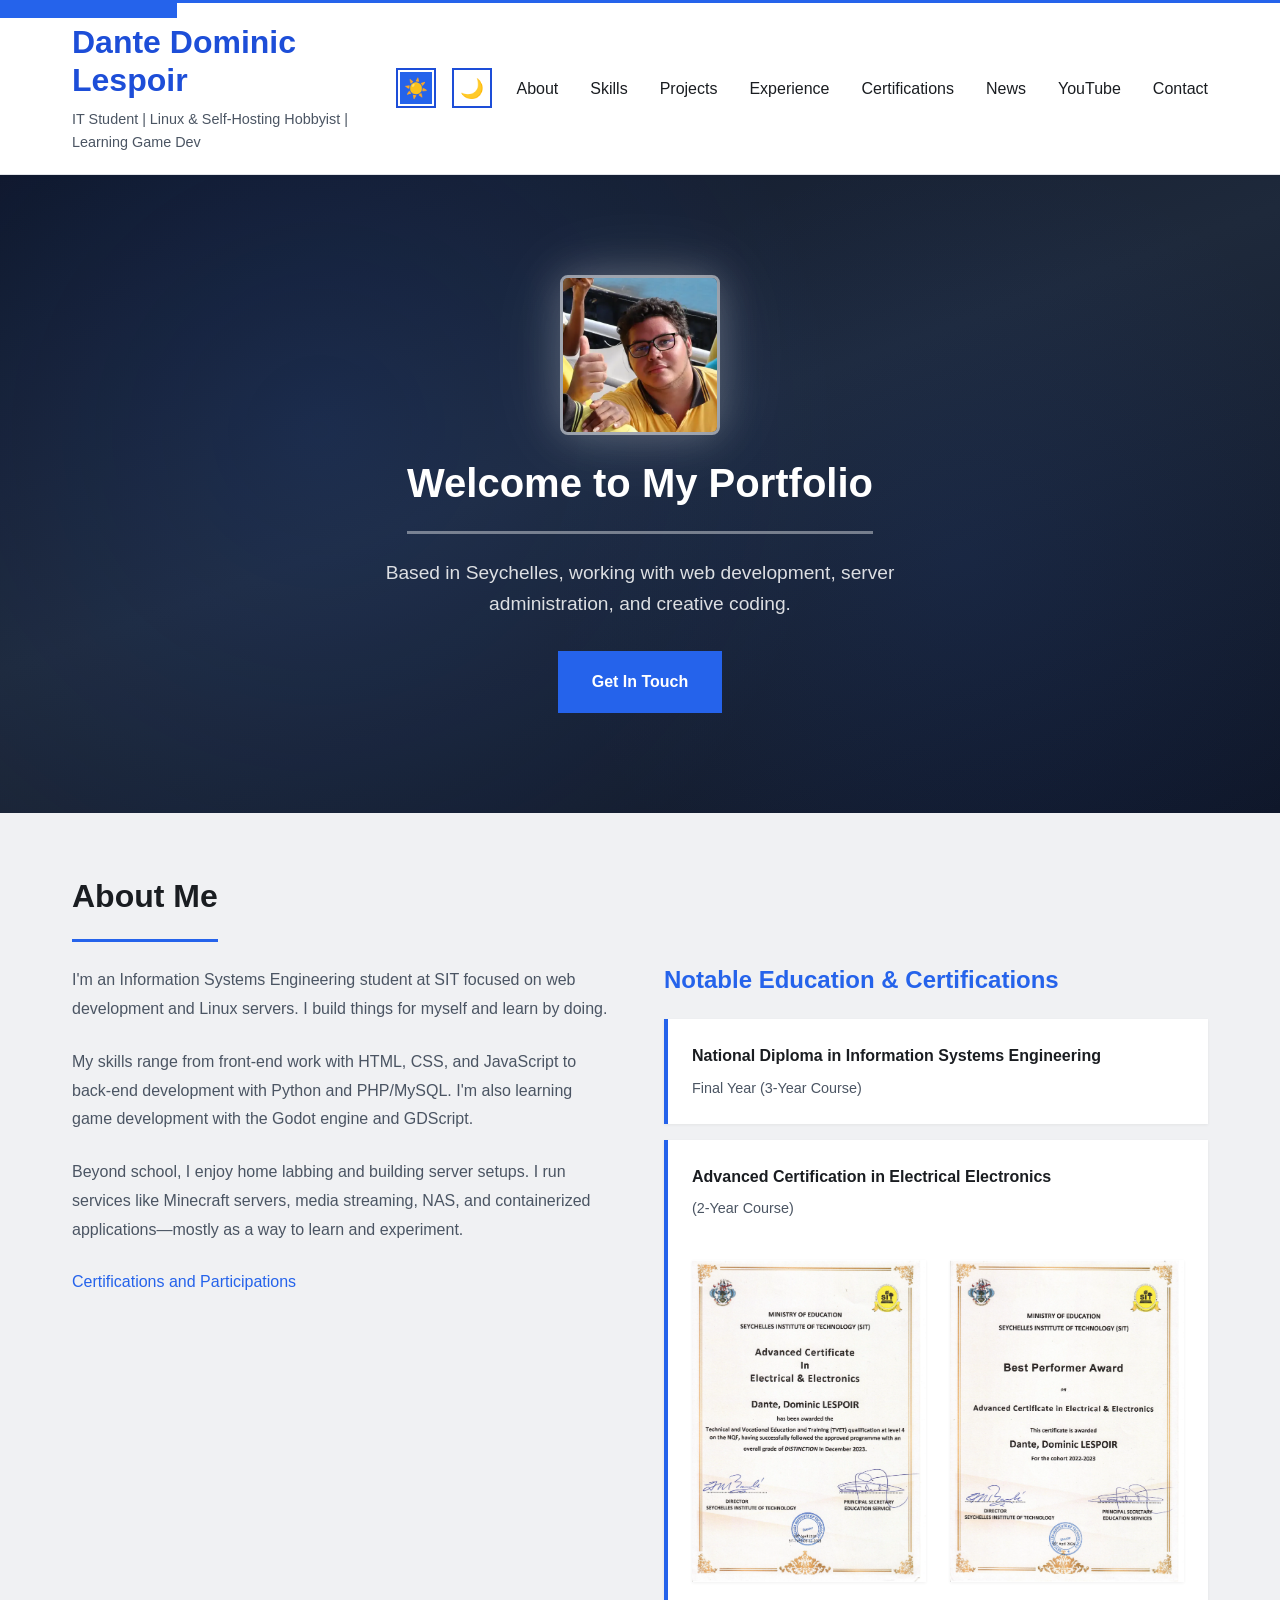
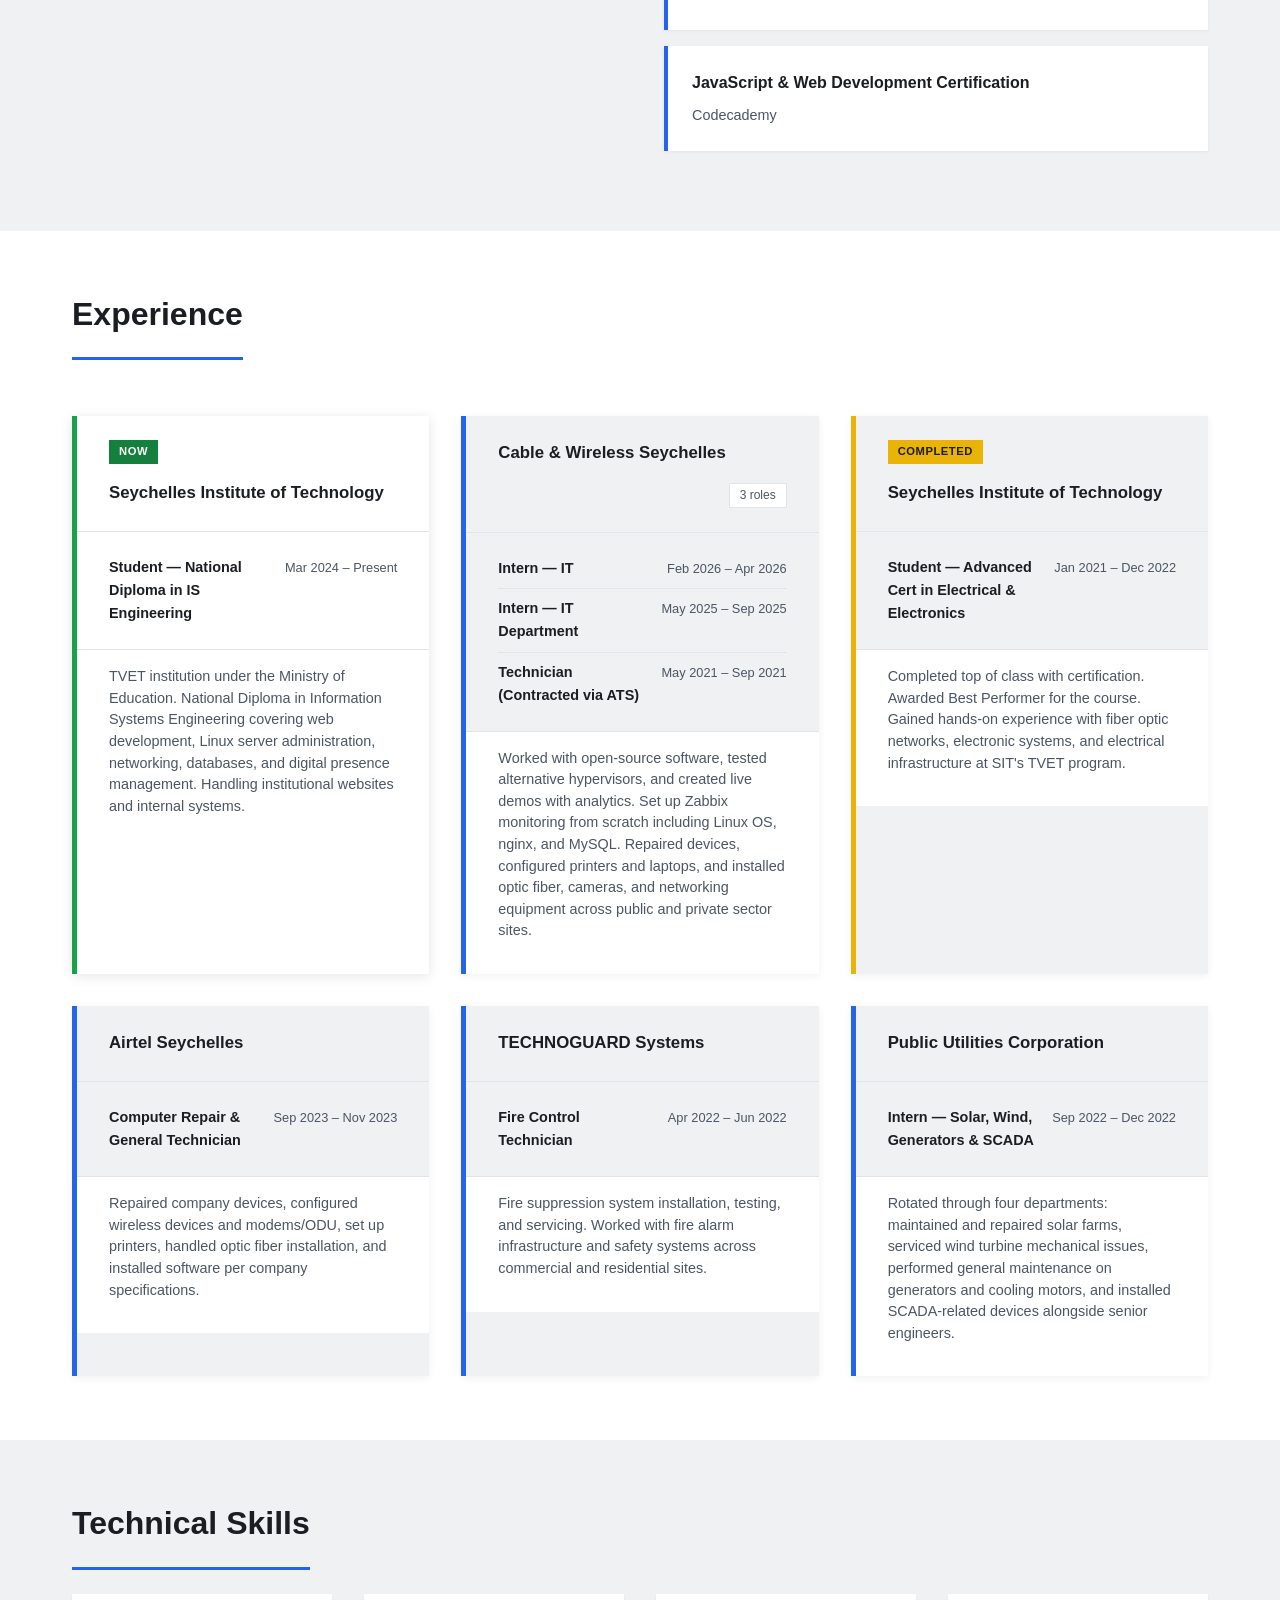
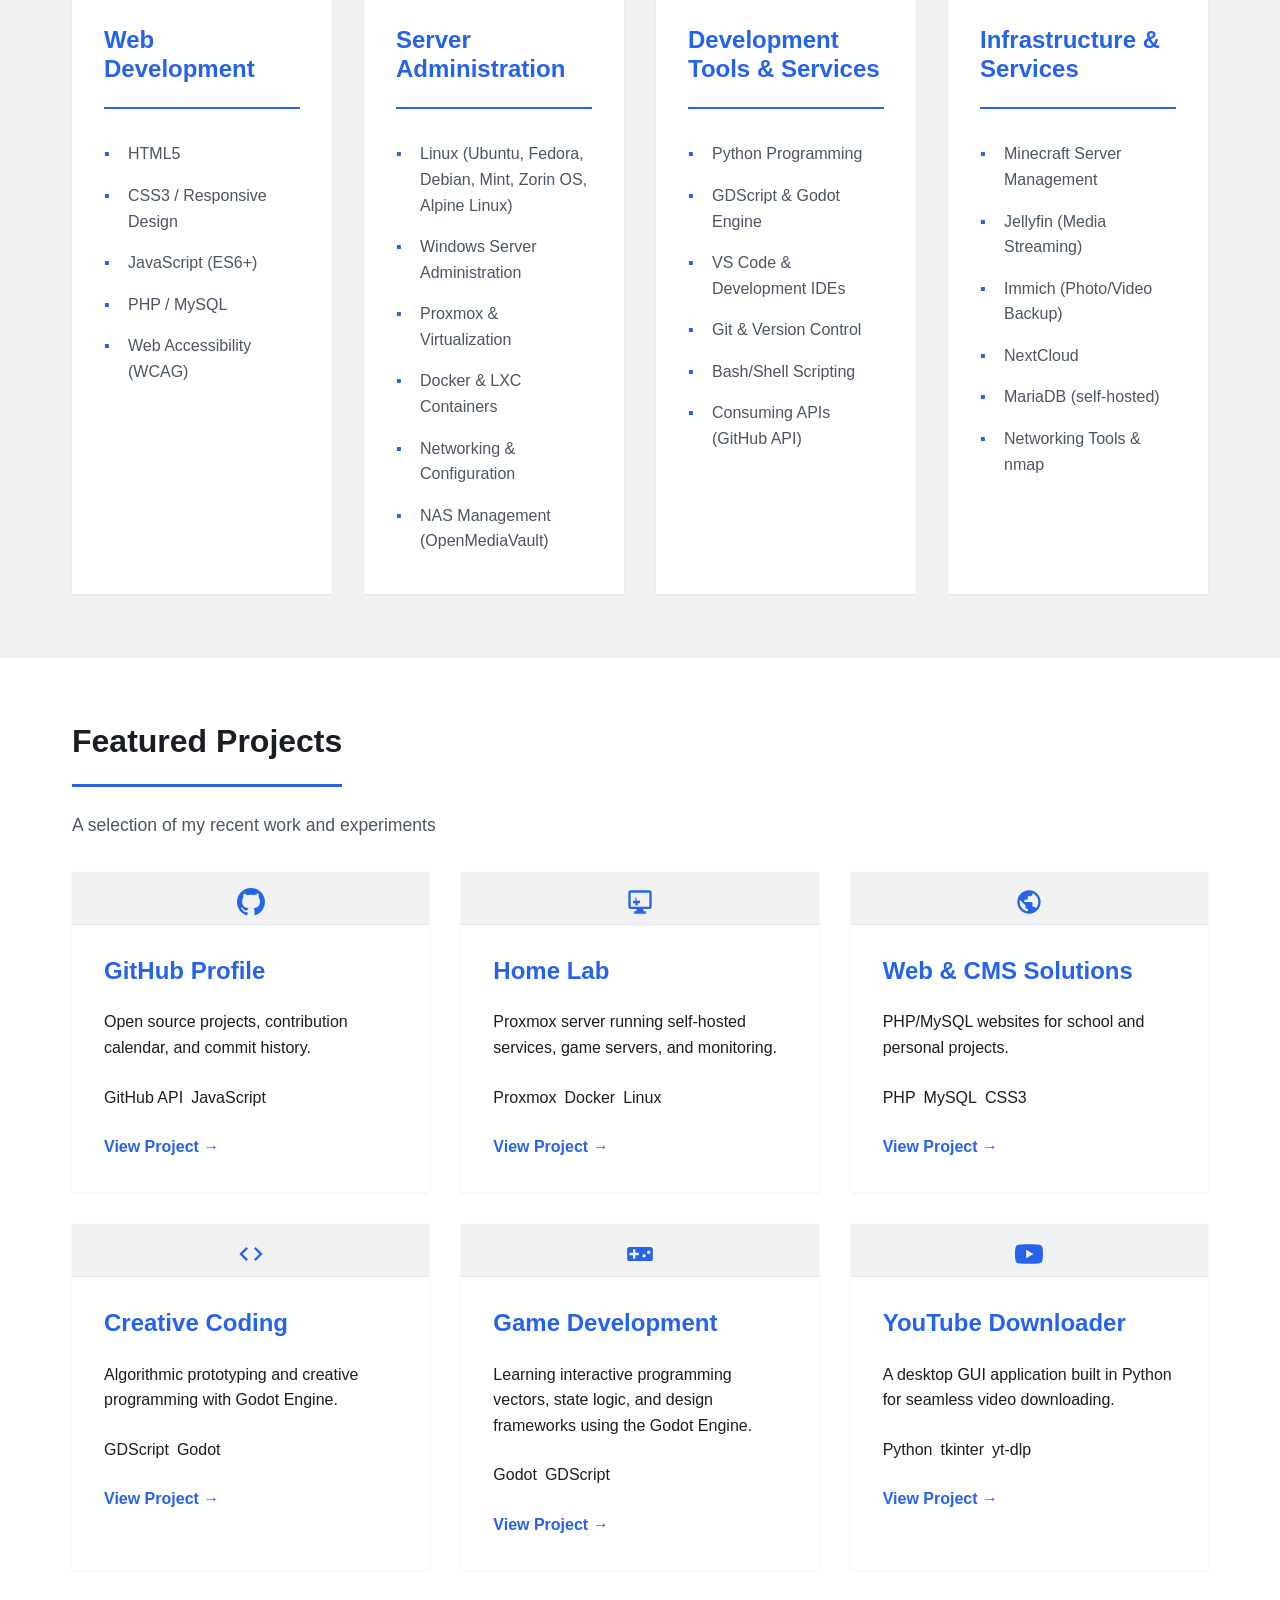
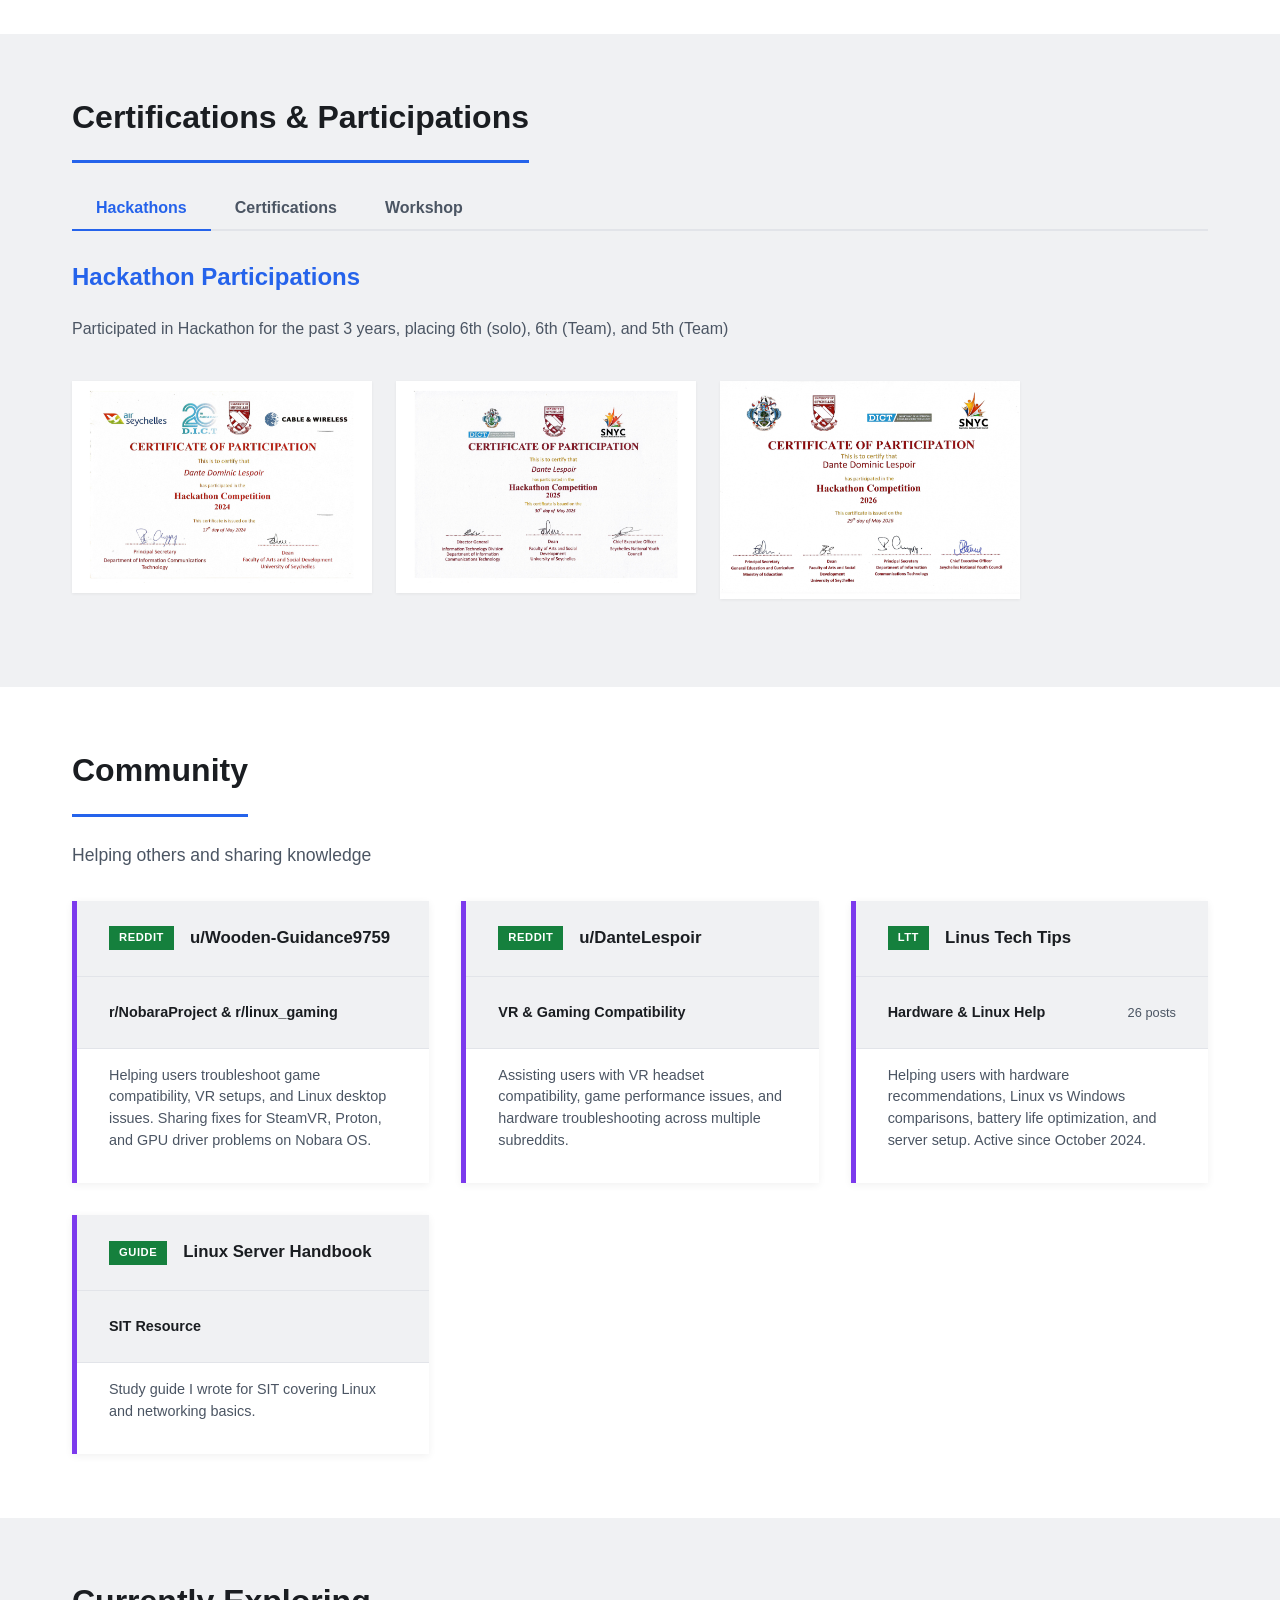
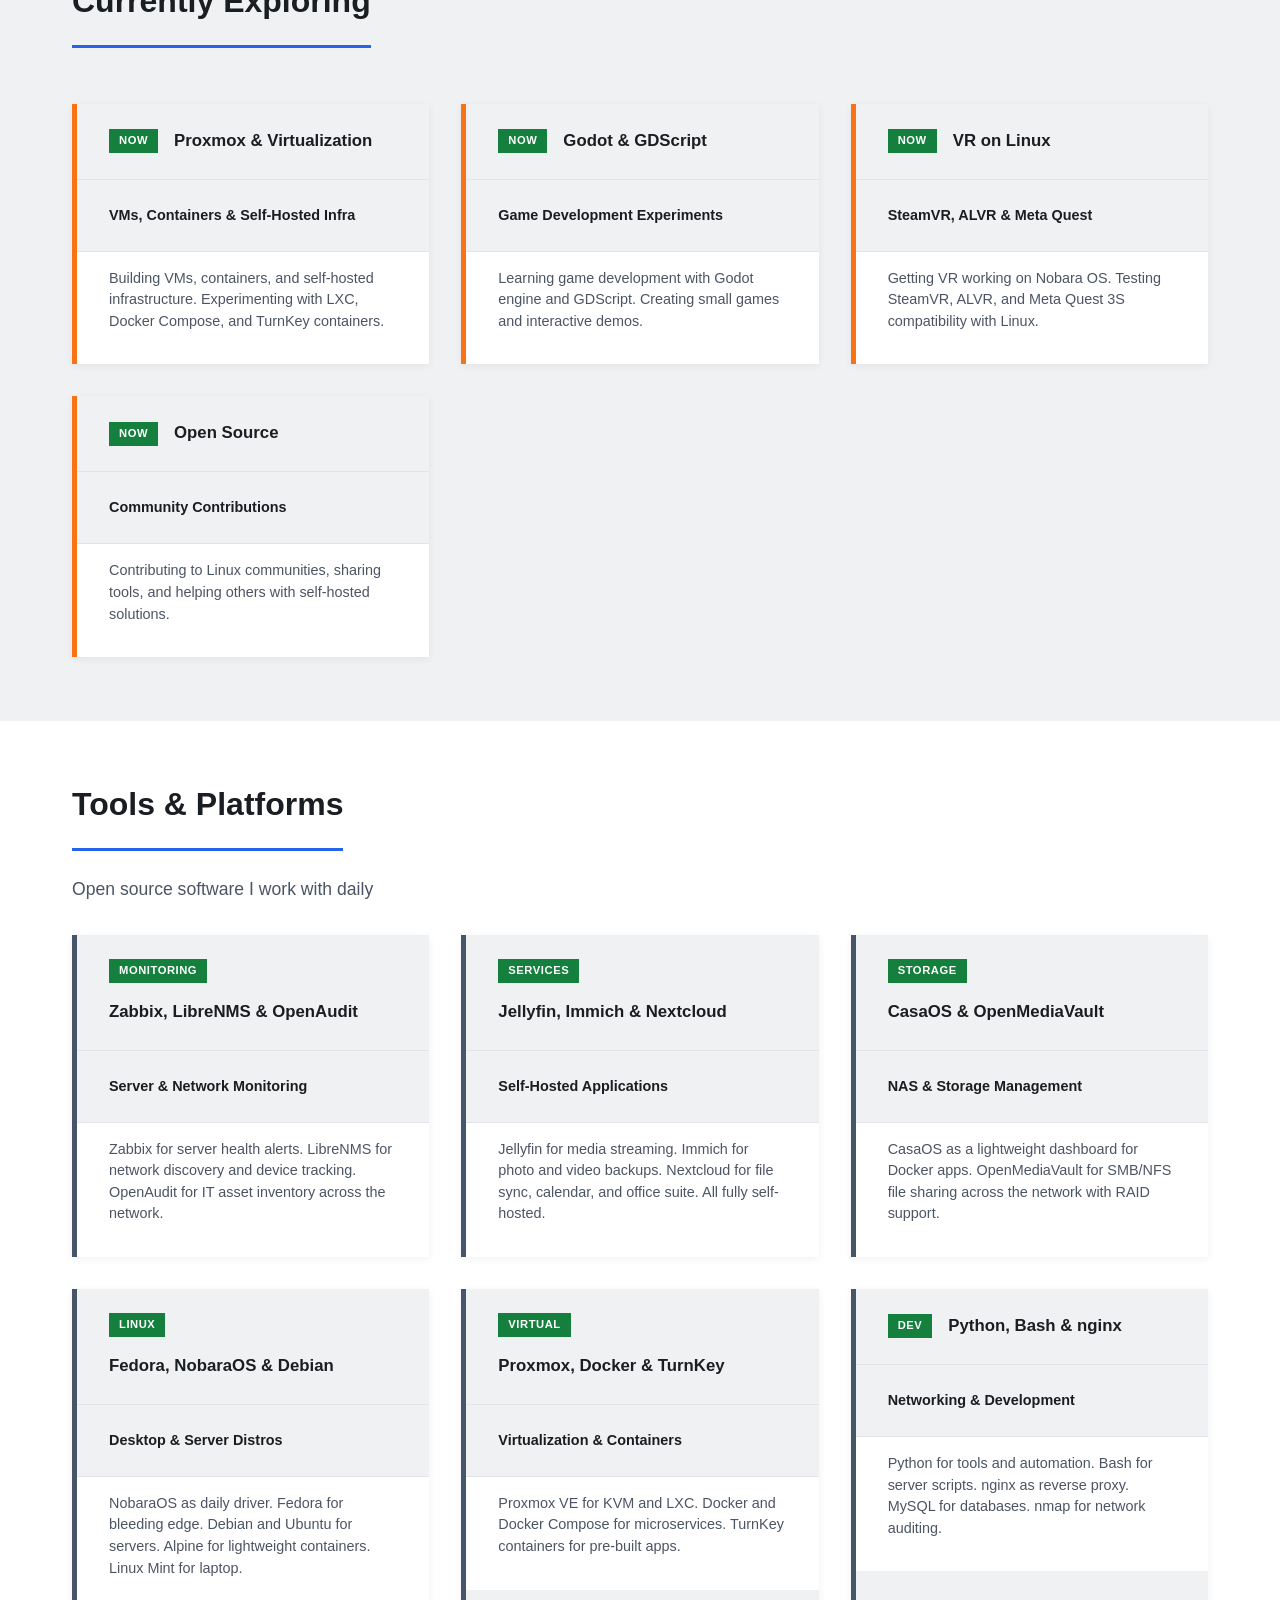
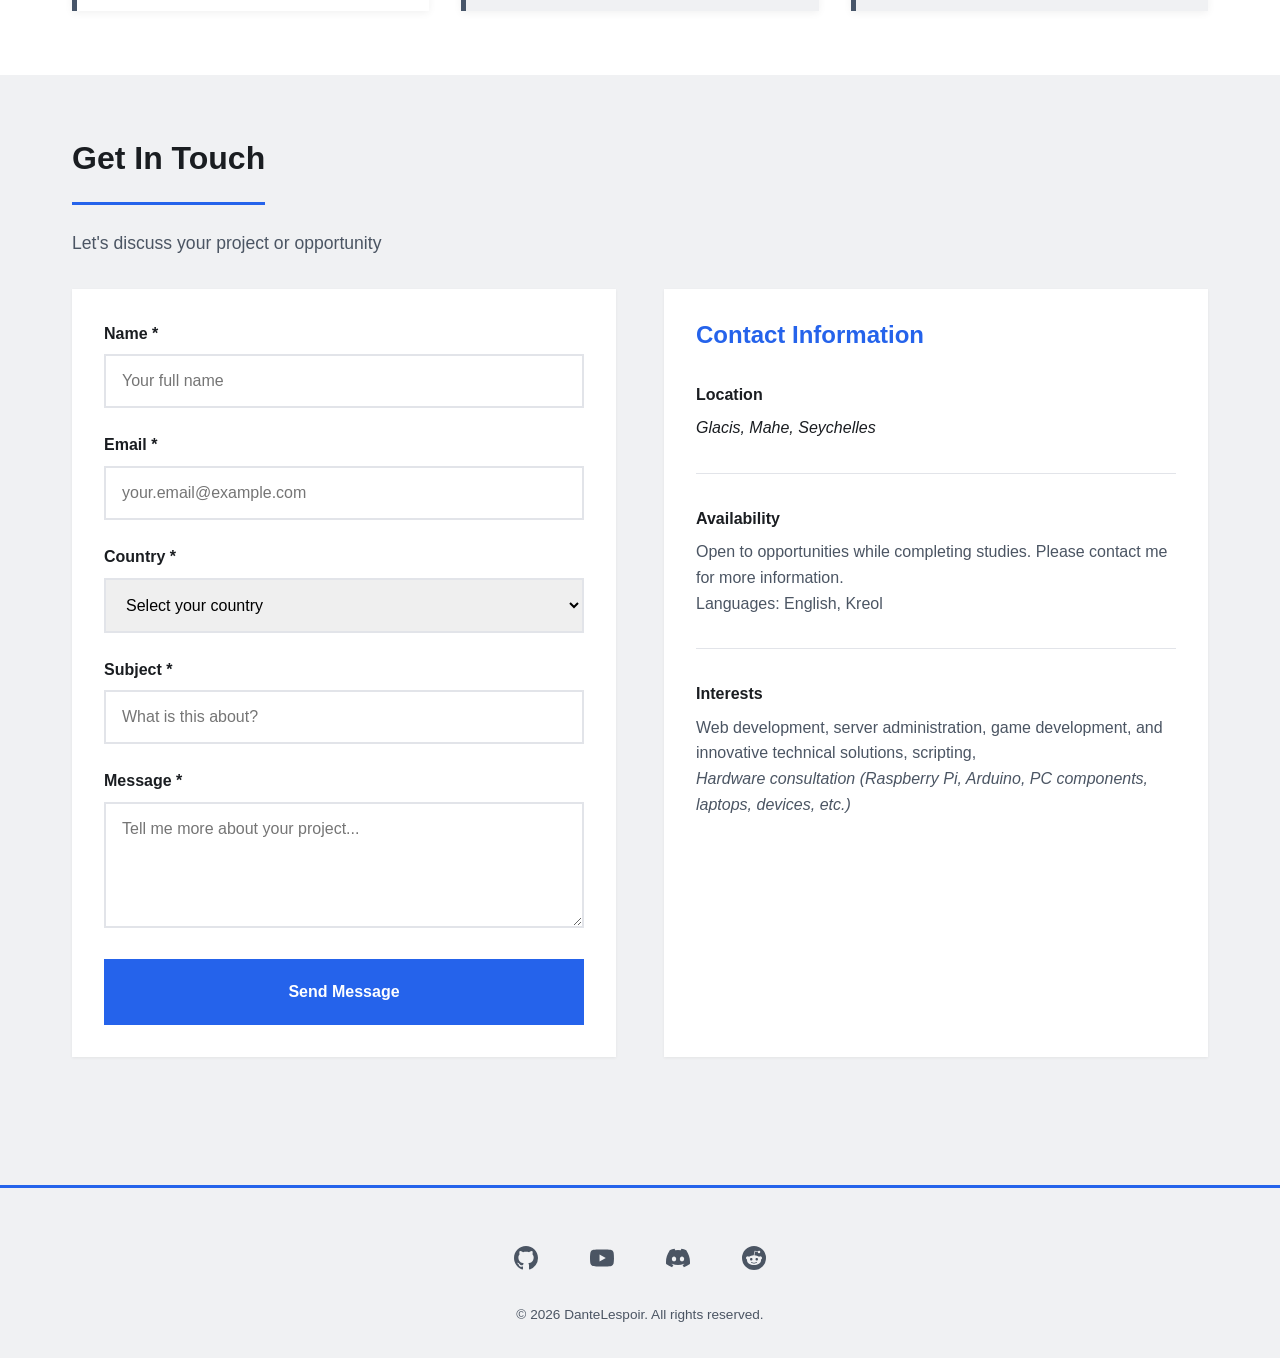
<file: index.html>
<!DOCTYPE html>
<html lang="en">
<head>
    <meta charset="UTF-8">
    <meta name="viewport" content="width=device-width, initial-scale=1.0">
    <meta name="description" content="Dante Dominic Lespoir - Web Developer, Linux System Administrator, Game Developer based in Seychelles">
    <meta name="theme-color" content="#3498db">
    <title>Dante - IT Student &amp; Developer</title>
    <meta name="robots" content="index, follow">
    <meta property="og:title" content="Dante Dominic Lespoir - Portfolio">
    <meta property="og:description" content="IT student in Seychelles working with web dev, Linux servers, and Godot.">
    <meta property="og:type" content="website">
    <link rel="canonical" href="https://dantesit.github.io/Profolio/">
    <link rel="stylesheet" href="styles.css?v=16">
</head>

<body>
    <a href="#main-content" class="skip-to-main">Skip to main content</a>
    <!-- top bar -->
    <header role="banner">
        <div class="header-container">
            <div class="logo-section">
                <h1>
                        Dante Dominic Lespoir
                </h1>
                    <p class="tagline">IT Student | Linux &amp; Self-Hosting Hobbyist | Learning Game Dev</p>
            </div>

            <div class="theme-switcher" role="group" aria-label="Theme switcher">
                <button class="theme-btn" data-theme="default" aria-label="Default theme">☀️</button>
                <button class="theme-btn" data-theme="dark" aria-label="Dark theme">🌙</button>
            </div>

            <nav role="navigation" aria-label="Main navigation">
                <button class="menu-toggle" aria-label="Toggle navigation menu" aria-expanded="false">
                    <span></span>
                    <span></span>
                    <span></span>
                </button>
                <ul class="nav-menu">
                    <li><a href="#about">About</a></li>
                    <li><a href="#skills">Skills</a></li>
                    <li><a href="#projects">Projects</a></li>
                    <li><a href="#experience">Experience</a></li>
                    <li><a href="#certifications">Certifications</a></li>
                    <li><a href="news.html">News</a></li>
                    <li><a href="youtube.html">YouTube</a></li>
                    <li><a href="#contact">Contact</a></li>
                </ul>
            </nav>
        </div>
    </header>

    <main id="main-content" role="main">
        <!-- hero banner -->
        <section class="hero " aria-labelledby="hero-title">
            <div class="hero-content">
                    <img src="media/mypicture_46th_sportday.webp" alt="Dante Lespoir" class="hero-avatar" width="120" height="120" fetchpriority="high">
                <h2 id="hero-title">Welcome to My Portfolio</h2>
                    <p>Based in Seychelles, working with web development, server administration, and creative coding.</p>
                    <a href="#contact" class="cta-button">Get In Touch</a>
            </div>
        </section>

        <!-- about -->
        <section id="about" class="content-section" aria-labelledby="about-title">
            <div class="container">
                <h2 id="about-title">About Me</h2>
                <div class="about-grid">
                    <div class="about-text">
                        <p>
                            I'm an Information Systems Engineering student at SIT
                            focused on web development and Linux servers. I build things
                            for myself and learn by doing.
                        </p>
                        <p>
                            My skills range from front-end work with HTML, CSS, and JavaScript to
                            back-end development with Python and PHP/MySQL. I'm also learning game
                            development with the Godot engine and GDScript.
                        </p>
                        <p>
                            Beyond school, I enjoy home labbing and building server setups. I run
                            services like Minecraft servers, media streaming, NAS, and containerized
                            applications&mdash;mostly as a way to learn and experiment.
                        </p>
                        <a href="#certifications">Certifications and Participations</a>
                    </div>

                    <div class="credentials">
                        <h3>Notable Education &amp; Certifications</h3>
                        <ul class="credential-list">
                            <li>
                                <span class="credential-title">National Diploma in Information Systems Engineering</span>
                                <span class="credential-status">Final Year (3-Year Course)</span>
                            </li>
                            <li>
                                <span class="credential-title">Advanced Certification in Electrical Electronics</span>
                                <span class="credential-status">(2-Year Course)</span>
                                <div class="credential-images">
                                    <a href="./assets/Advance Certificate Electrical Electronics-1.png" target="_blank">
                                        <img src="./assets/Advance Certificate Electrical Electronics-1.webp" alt="Advance Certificate in Electrical Electronics" class="credential-logo" width="200" height="150" loading="lazy">
                                    </a>
                                    <a href="./assets/Advance Certificate Electrical Electronics-2.png" target="_blank">
                                        <img src="./assets/Advance Certificate Electrical Electronics-2.webp" alt="Advance Certificate in Electrical Electronics" class="credential-logo" width="200" height="150" loading="lazy">
                                    </a>
                                </div>
                            </li>
                            <li>
                                <span class="credential-title">JavaScript &amp; Web Development Certification</span>
                                <span class="credential-provider">Codecademy</span>
                            </li>
                        </ul>
                    </div>
                </div>
            </div>
        </section>

        <!-- experience -->
        <section id="experience" class="content-section experience-section" aria-labelledby="experience-title">
            <div class="container">
                <h2 id="experience-title">Experience</h2>
                <div class="exp-grid">

                    <!-- current -->
                    <div class="exp-card exp-card--current">
                        <div class="exp-card-head">
                            <span class="exp-badge exp-badge--now">Now</span>
                            <span class="exp-company">Seychelles Institute of Technology</span>
                        </div>
                        <div class="exp-roles">
                            <div class="exp-role">
                                <span class="exp-title">Student &mdash; National Diploma in IS Engineering</span>
                                <span class="exp-dates">Mar 2024 &ndash; Present</span>
                            </div>
                        </div>
                        <p class="exp-desc">
                            TVET institution under the Ministry of Education. National Diploma in
                            Information Systems Engineering covering web development, Linux server
                            administration, networking, databases, and digital presence management.
                            Handling institutional websites and internal systems.
                        </p>
                    </div>

                    <!-- cable & wireless -->
                    <div class="exp-card">
                        <div class="exp-card-head">
                            <span class="exp-company">Cable &amp; Wireless Seychelles</span>
                            <span class="exp-count">3 roles</span>
                        </div>
                        <div class="exp-roles">
                            <div class="exp-role">
                                <span class="exp-title">Intern &mdash; IT</span>
                                <span class="exp-dates">Feb 2026 &ndash; Apr 2026</span>
                            </div>
                            <div class="exp-role">
                                <span class="exp-title">Intern &mdash; IT Department</span>
                                <span class="exp-dates">May 2025 &ndash; Sep 2025</span>
                            </div>
                            <div class="exp-role">
                                <span class="exp-title">Technician (Contracted via ATS)</span>
                                <span class="exp-dates">May 2021 &ndash; Sep 2021</span>
                            </div>
                        </div>
                        <p class="exp-desc">
                            Worked with open-source software, tested alternative hypervisors, and
                            created live demos with analytics. Set up Zabbix monitoring from scratch
                            including Linux OS, nginx, and MySQL. Repaired devices, configured
                            printers and laptops, and installed optic fiber, cameras, and networking
                            equipment across public and private sector sites.
                        </p>
                    </div>

                    <!-- sit completed -->
                    <div class="exp-card exp-card--done">
                        <div class="exp-card-head">
                            <span class="exp-badge exp-badge--done">Completed</span>
                            <span class="exp-company">Seychelles Institute of Technology</span>
                        </div>
                        <div class="exp-roles">
                            <div class="exp-role">
                                <span class="exp-title">Student &mdash; Advanced Cert in Electrical &amp; Electronics</span>
                                <span class="exp-dates">Jan 2021 &ndash; Dec 2022</span>
                            </div>
                        </div>
                        <p class="exp-desc">
                            Completed top of class with certification. Awarded Best Performer for the
                            course. Gained hands-on experience with fiber optic networks, electronic
                            systems, and electrical infrastructure at SIT's TVET program.
                        </p>
                    </div>

                    <!-- airtel -->
                    <div class="exp-card">
                        <div class="exp-card-head">
                            <span class="exp-company">Airtel Seychelles</span>
                        </div>
                        <div class="exp-roles">
                            <div class="exp-role">
                                <span class="exp-title">Computer Repair &amp; General Technician</span>
                                <span class="exp-dates">Sep 2023 &ndash; Nov 2023</span>
                            </div>
                        </div>
                        <p class="exp-desc">
                            Repaired company devices, configured wireless devices and modems/ODU,
                            set up printers, handled optic fiber installation, and installed
                            software per company specifications.
                        </p>
                    </div>

                    <!-- technoguard -->
                    <div class="exp-card">
                        <div class="exp-card-head">
                            <span class="exp-company">TECHNOGUARD Systems</span>
                        </div>
                        <div class="exp-roles">
                            <div class="exp-role">
                                <span class="exp-title">Fire Control Technician</span>
                                <span class="exp-dates">Apr 2022 &ndash; Jun 2022</span>
                            </div>
                        </div>
                        <p class="exp-desc">
                            Fire suppression system installation, testing, and servicing. Worked
                            with fire alarm infrastructure and safety systems across commercial
                            and residential sites.
                        </p>
                    </div>

                    <!-- puc -->
                    <div class="exp-card">
                        <div class="exp-card-head">
                            <span class="exp-company">Public Utilities Corporation</span>
                        </div>
                        <div class="exp-roles">
                            <div class="exp-role">
                                <span class="exp-title">Intern &mdash; Solar, Wind, Generators &amp; SCADA</span>
                                <span class="exp-dates">Sep 2022 &ndash; Dec 2022</span>
                            </div>
                        </div>
                        <p class="exp-desc">
                            Rotated through four departments: maintained and repaired solar farms,
                            serviced wind turbine mechanical issues, performed general maintenance
                            on generators and cooling motors, and installed SCADA-related devices
                            alongside senior engineers.
                        </p>
                    </div>

                </div>
            </div>
        </section>

        <!-- skills -->
        <section id="skills" class="content-section skills-section" aria-labelledby="skills-title">
            <div class="container">
                <h2 id="skills-title">Technical Skills</h2>
                <div class="skills-grid">
                    <div class="skill-category">
                        <h3>Web Development</h3>
                        <ul class="skill-list">
                            <li>HTML5</li>
                            <li>CSS3 / Responsive Design</li>
                            <li>JavaScript (ES6+)</li>
                            <li>PHP / MySQL</li>
                            <li>Web Accessibility (WCAG)</li>
                        </ul>
                    </div>
                    <div class="skill-category">
                        <h3>Server Administration</h3>
                        <ul class="skill-list">
                            <li>Linux (Ubuntu, Fedora, Debian, Mint, Zorin OS, Alpine Linux)</li>
                            <li>Windows Server Administration</li>
                            <li>Proxmox &amp; Virtualization</li>
                            <li>Docker &amp; LXC Containers</li>
                            <li>Networking &amp; Configuration</li>
                            <li>NAS Management (OpenMediaVault)</li>
                        </ul>
                    </div>
                    <div class="skill-category">
                        <h3>Development Tools &amp; Services</h3>
                        <ul class="skill-list">
                            <li>Python Programming</li>
                            <li>GDScript &amp; Godot Engine</li>
                            <li>VS Code &amp; Development IDEs</li>
                            <li>Git &amp; Version Control</li>
                            <li>Bash/Shell Scripting</li>
                            <li>Consuming APIs (GitHub API)</li>
                        </ul>
                    </div>
                    <div class="skill-category">
                        <h3>Infrastructure &amp; Services</h3>
                        <ul class="skill-list">
                            <li>Minecraft Server Management</li>
                            <li>Jellyfin (Media Streaming)</li>
                            <li>Immich (Photo/Video Backup)</li>
                            <li>NextCloud</li>
                            <li>MariaDB (self-hosted)</li>
                            <li>Networking Tools &amp; nmap</li>
                        </ul>
                    </div>
                </div>
            </div>
        </section>

                <!-- projects -->
        <section id="projects" class="content-section" aria-labelledby="projects-title">
            <div class="container">
                <h2 id="projects-title">Featured Projects</h2>
                <p class="section-subtitle">A selection of my recent work and experiments</p>
                <div class="project-grid">
                    <div class="project-card">
                        <div class="project-card-icon">
                            <svg viewBox="0 0 24 24" width="32" height="32" fill="currentColor"><path d="M12 0C5.37 0 0 5.37 0 12c0 5.31 3.435 9.795 8.205 11.385.6.105.825-.255.825-.57 0-.285-.015-1.23-.015-2.235-3.015.555-3.795-.735-4.035-1.41-.135-.345-.72-1.41-1.23-1.695-.42-.225-1.02-.78-.015-.795.945-.015 1.62.87 1.845 1.23 1.08 1.815 2.805 1.305 3.495.99.105-.78.42-1.305.765-1.605-2.67-.3-5.46-1.335-5.46-5.925 0-1.305.465-2.385 1.23-3.225-.12-.3-.54-1.53.12-3.18 0 0 1.005-.315 3.3 1.23.96-.27 1.98-.405 3-.405s2.04.135 3 .405c2.295-1.56 3.3-1.23 3.3-1.23.66 1.65.24 2.88.12 3.18.765.84 1.23 1.905 1.23 3.225 0 4.605-2.805 5.625-5.475 5.925.435.375.81 1.095.81 2.22 0 1.605-.015 2.895-.015 3.3 0 .315.225.69.825.57A12.02 12.02 0 0024 12c0-6.63-5.37-12-12-12z"/></svg>
                        </div>
                        <div class="project-card-body">
                            <h3><a href="project-github.html">GitHub Profile</a></h3>
                            <p>Open source projects, contribution calendar, and commit history.</p>
                            <div class="project-tags">
                                <span>GitHub API</span><span>JavaScript</span>
                            </div>
                            <a href="project-github.html" class="project-link">View Project &rarr;</a>
                        </div>
                    </div>
                    <div class="project-card">
                        <div class="project-card-icon">
                            <svg viewBox="0 0 24 24" width="32" height="32" fill="currentColor"><path d="M4 2a2 2 0 00-2 2v12a2 2 0 002 2h5v2H7v2h10v-2h-2v-2h5a2 2 0 002-2V4a2 2 0 00-2-2H4zm0 2h16v12H4V4zm5 4a1 1 0 00-1 1v2H6v2h2v2h2v-2h2v-2H9V9a1 1 0 00-1-1z"/></svg>
                        </div>
                        <div class="project-card-body">
                            <h3><a href="project-homelab.html">Home Lab</a></h3>
                            <p>Proxmox server running self-hosted services, game servers, and monitoring.</p>
                            <div class="project-tags">
                                <span>Proxmox</span><span>Docker</span><span>Linux</span>
                            </div>
                            <a href="project-homelab.html" class="project-link">View Project &rarr;</a>
                        </div>
                    </div>
                    <div class="project-card">
                        <div class="project-card-icon">
                            <svg viewBox="0 0 24 24" width="32" height="32" fill="currentColor"><path d="M12 2C6.48 2 2 6.48 2 12s4.48 10 10 10 10-4.48 10-10S17.52 2 12 2zm-1 17.93c-3.94-.49-7-3.85-7-7.93 0-.62.08-1.22.21-1.79L9 15v1c0 1.1.9 2 2 2v1.93zm6.9-2.54c-.26-.81-1-1.39-1.9-1.39h-1v-3c0-.55-.45-1-1-1H8v-2h2c.55 0 1-.45 1-1V7h2c1.1 0 2-.9 2-2v-.41c2.93 1.19 5 4.06 5 7.41 0 2.08-.8 3.97-2.1 5.39z"/></svg>
                        </div>
                        <div class="project-card-body">
                            <h3><a href="project-web-solutions.html">Web &amp; CMS Solutions</a></h3>
                            <p>PHP/MySQL websites for school and personal projects.</p>
                            <div class="project-tags">
                                <span>PHP</span><span>MySQL</span><span>CSS3</span>
                            </div>
                            <a href="project-web-solutions.html" class="project-link">View Project &rarr;</a>
                        </div>
                    </div>
                    <div class="project-card">
                        <div class="project-card-icon">
                            <svg viewBox="0 0 24 24" width="32" height="32" fill="currentColor"><path d="M9.4 16.6L4.8 12l4.6-4.6L8 6l-6 6 6 6 1.4-1.4zm5.2 0l4.6-4.6-4.6-4.6L16 6l6 6-6 6-1.4-1.4z"/></svg>
                        </div>
                        <div class="project-card-body">
                            <h3><a href="project-creative-coding.html">Creative Coding</a></h3>
                            <p>Algorithmic prototyping and creative programming with Godot Engine.</p>
                            <div class="project-tags">
                                <span>GDScript</span><span>Godot</span>
                            </div>
                            <a href="project-creative-coding.html" class="project-link">View Project &rarr;</a>
                        </div>
                    </div>
                    <div class="project-card">
                        <div class="project-card-icon">
                            <svg viewBox="0 0 24 24" width="32" height="32" fill="currentColor"><path d="M21 6H3c-1.1 0-2 .9-2 2v8c0 1.1.9 2 2 2h18c1.1 0 2-.9 2-2V8c0-1.1-.9-2-2-2zm-10 7H8v3H6v-3H3v-2h3V8h2v3h3v2zm4.5 2c-.83 0-1.5-.67-1.5-1.5s.67-1.5 1.5-1.5 1.5.67 1.5 1.5-.67 1.5-1.5 1.5zm4-3c-.83 0-1.5-.67-1.5-1.5S18.67 9 19.5 9s1.5.67 1.5 1.5-.67 1.5-1.5 1.5z"/></svg>
                        </div>
                        <div class="project-card-body">
                            <h3><a href="project-game-development.html">Game Development</a></h3>
                            <p>Learning interactive programming vectors, state logic, and design frameworks using the Godot Engine.</p>
                            <div class="project-tags">
                                <span>Godot</span><span>GDScript</span>
                            </div>
                            <a href="project-game-development.html" class="project-link">View Project &rarr;</a>
                        </div>
                    </div>
                    <div class="project-card">
                        <div class="project-card-icon">
                            <svg viewBox="0 0 24 24" width="32" height="32" fill="currentColor"><path d="M23.498 6.186a3.016 3.016 0 00-2.122-2.136C19.505 3.546 12 3.546 12 3.546s-7.505 0-9.377.504A3.017 3.017 0 00.502 6.186C0 8.07 0 12 0 12s0 3.93.502 5.814a3.016 3.016 0 002.122 2.136c1.871.504 9.376.504 9.376.504s7.505 0 9.377-.504a3.015 3.015 0 002.122-2.136C24 15.93 24 12 24 12s0-3.93-.502-5.814zM9.545 15.568V8.432L15.818 12l-6.273 3.568z"/></svg>
                        </div>
                        <div class="project-card-body">
                            <h3><a href="project-youtube-downloader.html">YouTube Downloader</a></h3>
                            <p>A desktop GUI application built in Python for seamless video downloading.</p>
                            <div class="project-tags">
                                <span>Python</span><span>tkinter</span><span>yt-dlp</span>
                            </div>
                            <a href="project-youtube-downloader.html" class="project-link">View Project &rarr;</a>
                        </div>
                    </div>
                </div>
            </div>
        </section>

        <!-- certifications -->
        <section id="certifications" class="content-section" aria-labelledby="cert-title">
            <div class="container">
                <h2 id="cert-title">Certifications &amp; Participations</h2>
                <div class="cert-tabs">
                    <button class="cert-tab cert-tab--active" data-cert="hackathon">Hackathons</button>
                    <button class="cert-tab" data-cert="certs">Certifications</button>
                    <button class="cert-tab" data-cert="workshop">Workshop</button>
                </div>
                <div class="cert-panels">
                    <div class="cert-panel cert-panel--active" id="cert-hackathon">
                        <h3>Hackathon Participations</h3>
                        <p class="credential-description">
                            Participated in Hackathon for the past 3 years, placing 6th (solo), 6th (Team), and 5th (Team)
                        </p>
                        <div class="credential-images-grid">
                            <a href="./assets/Hackathon-1.webp" target="_blank">
                                <img data-src="./assets/Hackathon-1.webp" alt="Hackathon 2024" class="credential-logo lazy-img" width="300" height="200" loading="lazy">
                            </a>
                            <a href="./assets/Hackathon-2.webp" target="_blank">
                                <img data-src="./assets/Hackathon-2.webp" alt="Hackathon 2025" class="credential-logo lazy-img" width="300" height="200" loading="lazy">
                            </a>
                            <a href="./assets/Hackathon Cirtificate.webp" target="_blank">
                                <img data-src="./assets/Hackathon Cirtificate.webp" alt="Hackathon 2026" class="credential-logo lazy-img" width="300" height="200" loading="lazy">
                            </a>
                        </div>
                    </div>
                    <div class="cert-panel" id="cert-certs">
                        <h3>Certifications</h3>
                        <div class="credential-images-grid">
                            <div class="cert-card">
                                <a href="./assets/Introduction_to_Web_3.0-Certificate_of_Completion_9061.pdf" target="_blank">
                                    <img data-src="./assets/Introduction_to_Web_3.0-Certificate_of_Completion_9061.webp" alt="Introduction to Web 3.0 Certificate" class="credential-logo lazy-img" width="300" height="200" loading="lazy">
                                </a>
                                <span class="cert-card-label">Web 3.0 Fundamentals</span>
                            </div>
                            <div class="cert-card">
                                <a href="./assets/Introduction_to_AI_for_Youth-Certificate_of_Completion__AI_for_Youth_9070.pdf" target="_blank">
                                    <img data-src="./assets/Introduction_to_AI_for_Youth-Certificate_of_Completion__AI_for_Youth_9070.webp" alt="AI for Youth Certificate" class="credential-logo lazy-img" width="300" height="200" loading="lazy">
                                </a>
                                <span class="cert-card-label">AI for Youth</span>
                            </div>
                            <div class="cert-card">
                                <a href="./assets/Introduction_to_Generative_AI-Certificate_of_Completion_9083.pdf" target="_blank">
                                    <img data-src="./assets/Introduction_to_Generative_AI-Certificate_of_Completion_9083.webp" alt="Introduction to Generative AI Certificate" class="credential-logo lazy-img" width="300" height="200" loading="lazy">
                                </a>
                                <span class="cert-card-label">Generative AI</span>
                            </div>
                            <div class="cert-card">
                                <a href="./assets/Introduction_to_Responsible_AI_Skills-Certificate_of_Completion_9084.pdf" target="_blank">
                                    <img data-src="./assets/Introduction_to_Responsible_AI_Skills-Certificate_of_Completion_9084.webp" alt="Responsible AI Skills Certificate" class="credential-logo lazy-img" width="300" height="200" loading="lazy">
                                </a>
                                <span class="cert-card-label">Responsible AI Skills</span>
                            </div>
                        </div>
                    </div>
                    <div class="cert-panel" id="cert-workshop">
                        <h3>Web Application Workshop</h3>
                        <p class="credential-description">
                            Participated in an online Workshop hosted by Kevin from DICT Seychelles on Web Application Development
                        </p>
                        <div class="credential-images-grid">
                            <a href="./assets/Dante DICT.webp" target="_blank">
                                <img data-src="./assets/Dante DICT.webp" alt="Web Application Workshop Certification" class="credential-logo lazy-img" width="300" height="200" loading="lazy">
                            </a>
                        </div>
                    </div>
                </div>
            </div>
        </section>

        <!-- community -->
        <section class="content-section" aria-labelledby="community-title">
            <div class="container">
                <h2 id="community-title">Community</h2>
                <p class="section-subtitle">Helping others and sharing knowledge</p>
                <div class="exp-grid">

                    <div class="exp-card exp-card--community">
                        <div class="exp-card-head">
                            <span class="exp-badge exp-badge--community">Reddit</span>
                            <span class="exp-company">u/Wooden-Guidance9759</span>
                        </div>
                        <div class="exp-roles">
                            <div class="exp-role">
                                <span class="exp-title">r/NobaraProject &amp; r/linux_gaming</span>
                            </div>
                        </div>
                        <p class="exp-desc">
                            Helping users troubleshoot game compatibility, VR setups, and Linux
                            desktop issues. Sharing fixes for SteamVR, Proton, and GPU driver
                            problems on Nobara OS.
                        </p>
                    </div>

                    <div class="exp-card exp-card--community">
                        <div class="exp-card-head">
                            <span class="exp-badge exp-badge--community">Reddit</span>
                            <span class="exp-company">u/DanteLespoir</span>
                        </div>
                        <div class="exp-roles">
                            <div class="exp-role">
                                <span class="exp-title">VR &amp; Gaming Compatibility</span>
                            </div>
                        </div>
                        <p class="exp-desc">
                            Assisting users with VR headset compatibility, game performance
                            issues, and hardware troubleshooting across multiple subreddits.
                        </p>
                    </div>

                    <div class="exp-card exp-card--community">
                        <div class="exp-card-head">
                            <span class="exp-badge exp-badge--community">LTT</span>
                            <span class="exp-company">Linus Tech Tips</span>
                        </div>
                        <div class="exp-roles">
                            <div class="exp-role">
                                <span class="exp-title">Hardware &amp; Linux Help</span>
                                <span class="exp-dates">26 posts</span>
                            </div>
                        </div>
                        <p class="exp-desc">
                            Helping users with hardware recommendations, Linux vs Windows
                            comparisons, battery life optimization, and server setup. Active
                            since October 2024.
                        </p>
                    </div>

                    <div class="exp-card exp-card--community">
                        <div class="exp-card-head">
                            <span class="exp-badge exp-badge--community">Guide</span>
                            <span class="exp-company">Linux Server Handbook</span>
                        </div>
                        <div class="exp-roles">
                            <div class="exp-role">
                                <span class="exp-title">SIT Resource</span>
                            </div>
                        </div>
                        <p class="exp-desc">
                            Study guide I wrote for SIT covering Linux and networking basics.
                        </p>
                    </div>

                </div>
            </div>
        </section>

        <!-- currently exploring -->
        <section class="content-section" aria-labelledby="exploring-title">
            <div class="container">
                <h2 id="exploring-title">Currently Exploring</h2>
                <div class="exp-grid">

                    <div class="exp-card exp-card--exploring">
                        <div class="exp-card-head">
                            <span class="exp-badge exp-badge--exploring">Now</span>
                            <span class="exp-company">Proxmox &amp; Virtualization</span>
                        </div>
                        <div class="exp-roles">
                            <div class="exp-role">
                                <span class="exp-title">VMs, Containers &amp; Self-Hosted Infra</span>
                            </div>
                        </div>
                        <p class="exp-desc">
                            Building VMs, containers, and self-hosted infrastructure.
                            Experimenting with LXC, Docker Compose, and TurnKey containers.
                        </p>
                    </div>

                    <div class="exp-card exp-card--exploring">
                        <div class="exp-card-head">
                            <span class="exp-badge exp-badge--exploring">Now</span>
                            <span class="exp-company">Godot &amp; GDScript</span>
                        </div>
                        <div class="exp-roles">
                            <div class="exp-role">
                                <span class="exp-title">Game Development Experiments</span>
                            </div>
                        </div>
                        <p class="exp-desc">
                            Learning game development with Godot engine and GDScript.
                            Creating small games and interactive demos.
                        </p>
                    </div>

                    <div class="exp-card exp-card--exploring">
                        <div class="exp-card-head">
                            <span class="exp-badge exp-badge--exploring">Now</span>
                            <span class="exp-company">VR on Linux</span>
                        </div>
                        <div class="exp-roles">
                            <div class="exp-role">
                                <span class="exp-title">SteamVR, ALVR &amp; Meta Quest</span>
                            </div>
                        </div>
                        <p class="exp-desc">
                            Getting VR working on Nobara OS. Testing SteamVR, ALVR,
                            and Meta Quest 3S compatibility with Linux.
                        </p>
                    </div>

                    <div class="exp-card exp-card--exploring">
                        <div class="exp-card-head">
                            <span class="exp-badge exp-badge--exploring">Now</span>
                            <span class="exp-company">Open Source</span>
                        </div>
                        <div class="exp-roles">
                            <div class="exp-role">
                                <span class="exp-title">Community Contributions</span>
                            </div>
                        </div>
                        <p class="exp-desc">
                            Contributing to Linux communities, sharing tools, and helping
                            others with self-hosted solutions.
                        </p>
                    </div>

                </div>
            </div>
        </section>

        <!-- tools & platforms -->
        <section class="content-section" aria-labelledby="tools-title">
            <div class="container">
                <h2 id="tools-title">Tools &amp; Platforms</h2>
                <p class="section-subtitle">Open source software I work with daily</p>
                <div class="exp-grid">

                    <div class="exp-card exp-card--tools">
                        <div class="exp-card-head">
                            <span class="exp-badge exp-badge--tools">Monitoring</span>
                            <span class="exp-company">Zabbix, LibreNMS &amp; OpenAudit</span>
                        </div>
                        <div class="exp-roles">
                            <div class="exp-role">
                                <span class="exp-title">Server &amp; Network Monitoring</span>
                            </div>
                        </div>
                        <p class="exp-desc">
                            Zabbix for server health alerts. LibreNMS for network
                            discovery and device tracking. OpenAudit for IT asset
                            inventory across the network.
                        </p>
                    </div>

                    <div class="exp-card exp-card--tools">
                        <div class="exp-card-head">
                            <span class="exp-badge exp-badge--tools">Services</span>
                            <span class="exp-company">Jellyfin, Immich &amp; Nextcloud</span>
                        </div>
                        <div class="exp-roles">
                            <div class="exp-role">
                                <span class="exp-title">Self-Hosted Applications</span>
                            </div>
                        </div>
                        <p class="exp-desc">
                            Jellyfin for media streaming. Immich for photo and video
                            backups. Nextcloud for file sync, calendar, and office
                            suite. All fully self-hosted.
                        </p>
                    </div>

                    <div class="exp-card exp-card--tools">
                        <div class="exp-card-head">
                            <span class="exp-badge exp-badge--tools">Storage</span>
                            <span class="exp-company">CasaOS &amp; OpenMediaVault</span>
                        </div>
                        <div class="exp-roles">
                            <div class="exp-role">
                                <span class="exp-title">NAS &amp; Storage Management</span>
                            </div>
                        </div>
                        <p class="exp-desc">
                            CasaOS as a lightweight dashboard for Docker apps. OpenMediaVault
                            for SMB/NFS file sharing across the network with RAID support.
                        </p>
                    </div>

                    <div class="exp-card exp-card--tools">
                        <div class="exp-card-head">
                            <span class="exp-badge exp-badge--tools">Linux</span>
                            <span class="exp-company">Fedora, NobaraOS &amp; Debian</span>
                        </div>
                        <div class="exp-roles">
                            <div class="exp-role">
                                <span class="exp-title">Desktop &amp; Server Distros</span>
                            </div>
                        </div>
                        <p class="exp-desc">
                            NobaraOS as daily driver. Fedora for bleeding edge. Debian
                            and Ubuntu for servers. Alpine for lightweight containers.
                            Linux Mint for laptop.
                        </p>
                    </div>

                    <div class="exp-card exp-card--tools">
                        <div class="exp-card-head">
                            <span class="exp-badge exp-badge--tools">Virtual</span>
                            <span class="exp-company">Proxmox, Docker &amp; TurnKey</span>
                        </div>
                        <div class="exp-roles">
                            <div class="exp-role">
                                <span class="exp-title">Virtualization &amp; Containers</span>
                            </div>
                        </div>
                        <p class="exp-desc">
                            Proxmox VE for KVM and LXC. Docker and Docker Compose
                            for microservices. TurnKey containers for pre-built apps.
                        </p>
                    </div>

                    <div class="exp-card exp-card--tools">
                        <div class="exp-card-head">
                            <span class="exp-badge exp-badge--tools">Dev</span>
                            <span class="exp-company">Python, Bash &amp; nginx</span>
                        </div>
                        <div class="exp-roles">
                            <div class="exp-role">
                                <span class="exp-title">Networking &amp; Development</span>
                            </div>
                        </div>
                        <p class="exp-desc">
                            Python for tools and automation. Bash for server scripts.
                            nginx as reverse proxy. MySQL for databases. nmap for
                            network auditing.
                        </p>
                    </div>

                </div>
            </div>
        </section>

        <!-- contact -->
        <section id="contact" class="content-section contact-section" aria-labelledby="contact-title">
            <div class="container">
                <h2 id="contact-title">Get In Touch</h2>
                <p class="section-subtitle">Let's discuss your project or opportunity</p>
                <div class="contact-content">

                    <form class="contact-form" action="#" method="POST" aria-label="Contact form">
                        <div class="form-group">
                            <label for="name">Name <span aria-label="required">*</span></label>
                            <input type="text" id="name" name="name" required placeholder="Your full name">
                        </div>
                        <div class="form-group">
                            <label for="email">Email <span aria-label="required">*</span></label>
                            <input type="email" id="email" name="email" required placeholder="your.email@example.com">
                        </div>
                        <div class="form-group">
                            <label for="country">Country <span aria-label="required">*</span></label>
                            <select id="country" name="country" required>
                                <option value="" disabled selected>Select your country</option>
                                <optgroup label="Africa">
                                    <option value="Seychelles">Seychelles</option>
                                    <option value="South Africa">South Africa</option>
                                    <option value="Nigeria">Nigeria</option>
                                    <option value="Kenya">Kenya</option>
                                    <option value="Egypt">Egypt</option>
                                    <option value="Morocco">Morocco</option>
                                    <option value="Mauritius">Mauritius</option>
                                </optgroup>
                                <optgroup label="Asia">
                                    <option value="India">India</option>
                                    <option value="China">China</option>
                                    <option value="Japan">Japan</option>
                                    <option value="Singapore">Singapore</option>
                                    <option value="United Arab Emirates">United Arab Emirates</option>
                                    <option value="Saudi Arabia">Saudi Arabia</option>
                                    <option value="South Korea">South Korea</option>
                                </optgroup>
                                <optgroup label="Europe">
                                    <option value="United Kingdom">United Kingdom</option>
                                    <option value="France">France</option>
                                    <option value="Germany">Germany</option>
                                    <option value="Italy">Italy</option>
                                    <option value="Spain">Spain</option>
                                    <option value="Netherlands">Netherlands</option>
                                    <option value="Switzerland">Switzerland</option>
                                    <option value="Estonia">Estonia</option>
                                </optgroup>
                                <optgroup label="North America">
                                    <option value="United States">United States</option>
                                    <option value="Canada">Canada</option>
                                    <option value="Mexico">Mexico</option>
                                    <option value="Jamaica">Jamaica</option>
                                </optgroup>
                                <optgroup label="South America">
                                    <option value="Brazil">Brazil</option>
                                    <option value="Argentina">Argentina</option>
                                    <option value="Colombia">Colombia</option>
                                    <option value="Chile">Chile</option>
                                    <option value="Peru">Peru</option>
                                </optgroup>
                                <optgroup label="Oceania">
                                    <option value="Australia">Australia</option>
                                    <option value="New Zealand">New Zealand</option>
                                    <option value="Fiji">Fiji</option>
                                    <option value="Papua New Guinea">Papua New Guinea</option>
                                </optgroup>
                                <optgroup label="Other">
                                    <option value="Other">Other / International</option>
                                </optgroup>
                            </select>
                        </div>
                        <div class="form-group">
                            <label for="subject">Subject <span aria-label="required">*</span></label>
                            <input type="text" id="subject" name="subject" required placeholder="What is this about?">
                        </div>
                        <div class="form-group">
                            <label for="message">Message <span aria-label="required">*</span></label>
                            <textarea id="message" name="message" rows="5" required placeholder="Tell me more about your project..."></textarea>
                        </div>
                        <button type="submit" class="submit-button" aria-label="Send message">Send Message</button>
                    </form>

                    <div class="contact-info">
                        <h3>Contact Information</h3>
                        <div class="contact-item">
                            <span class="contact-label">Location</span>
                            <address>Glacis, Mahe, Seychelles</address>
                        </div>
                        <div class="contact-item">
                            <span class="contact-label">Availability</span>
                            <p>Open to opportunities while completing studies. Please contact me for more information.</p>
                            <p>Languages: English, Kreol</p>
                        </div>
                        <div class="contact-item">
                            <span class="contact-label">Interests</span>
                            <p>
                                Web development, server administration, game development, and innovative technical
                                solutions, scripting,
                                <br>
                                <em>Hardware consultation (Raspberry Pi, Arduino, PC components, laptops, devices, etc.)</em>
                            </p>
                        </div>
                    </div>

                </div>
            </div>
        </section>

    </main>

    <!-- footer -->
    <footer role="contentinfo">
        <div class="container">
            <div class="footer-inner">
                <div class="footer-socials">
                    <a href="https://github.com/DanteSIT" target="_blank" rel="noopener" aria-label="GitHub">
                        <svg viewBox="0 0 24 24" width="24" height="24" fill="currentColor"><path d="M12 0C5.37 0 0 5.37 0 12c0 5.31 3.435 9.795 8.205 11.385.6.105.825-.255.825-.57 0-.285-.015-1.23-.015-2.235-3.015.555-3.795-.735-4.035-1.41-.135-.345-.72-1.41-1.23-1.695-.42-.225-1.02-.78-.015-.795.945-.015 1.62.87 1.845 1.23 1.08 1.815 2.805 1.305 3.495.99.105-.78.42-1.305.765-1.605-2.67-.3-5.46-1.335-5.46-5.925 0-1.305.465-2.385 1.23-3.225-.12-.3-.54-1.53.12-3.18 0 0 1.005-.315 3.3 1.23.96-.27 1.98-.405 3-.405s2.04.135 3 .405c2.295-1.56 3.3-1.23 3.3-1.23.66 1.65.24 2.88.12 3.18.765.84 1.23 1.905 1.23 3.225 0 4.605-2.805 5.625-5.475 5.925.435.375.81 1.095.81 2.22 0 1.605-.015 2.895-.015 3.3 0 .315.225.69.825.57A12.02 12.02 0 0024 12c0-6.63-5.37-12-12-12z"/></svg>
                    </a>
                    <a href="https://www.youtube.com/@dantelespoirsit" target="_blank" rel="noopener" aria-label="YouTube">
                        <svg viewBox="0 0 24 24" width="24" height="24" fill="currentColor"><path d="M23.498 6.186a3.016 3.016 0 00-2.122-2.136C19.505 3.546 12 3.546 12 3.546s-7.505 0-9.377.504A3.017 3.017 0 00.502 6.186C0 8.07 0 12 0 12s0 3.93.502 5.814a3.016 3.016 0 002.122 2.136c1.871.504 9.376.504 9.376.504s7.505 0 9.377-.504a3.015 3.015 0 002.122-2.136C24 15.93 24 12 24 12s0-3.93-.502-5.814zM9.545 15.568V8.432L15.818 12l-6.273 3.568z"/></svg>
                    </a>
                    <a href="https://discord.com/users/danlespoir" target="_blank" rel="noopener" aria-label="Discord">
                        <svg viewBox="0 0 24 24" width="24" height="24" fill="currentColor"><path d="M20.317 4.37a19.791 19.791 0 00-4.885-1.515.074.074 0 00-.079.037c-.21.375-.444.864-.608 1.25a18.27 18.27 0 00-5.487 0 12.64 12.64 0 00-.617-1.25.077.077 0 00-.079-.037A19.736 19.736 0 003.677 4.37a.07.07 0 00-.032.027C.533 9.046-.32 13.58.099 18.057a.082.082 0 00.031.057 19.9 19.9 0 005.993 3.03.078.078 0 00.084-.028c.462-.63.874-1.295 1.226-1.994a.076.076 0 00-.041-.106 13.107 13.107 0 01-1.872-.892.077.077 0 01-.008-.128 10.2 10.2 0 00.372-.292.074.074 0 01.077-.01c3.928 1.793 8.18 1.793 12.062 0a.074.074 0 01.078.01c.12.098.246.198.373.292a.077.077 0 01-.006.127 12.299 12.299 0 01-1.873.892.077.077 0 00-.041.107c.36.698.772 1.362 1.225 1.993a.076.076 0 00.084.028 19.839 19.839 0 006.002-3.03.077.077 0 00.032-.054c.5-5.177-.838-9.674-3.549-13.66a.061.061 0 00-.031-.03zM8.02 15.33c-1.183 0-2.157-1.085-2.157-2.419 0-1.333.956-2.419 2.157-2.419 1.21 0 2.176 1.096 2.157 2.42 0 1.333-.956 2.418-2.157 2.418zm7.975 0c-1.183 0-2.157-1.085-2.157-2.419 0-1.333.955-2.419 2.157-2.419 1.21 0 2.176 1.096 2.157 2.42 0 1.333-.946 2.418-2.157 2.418z"/></svg>
                    </a>
                    <a href="https://www.reddit.com/user/dante-lp" target="_blank" rel="noopener" aria-label="Reddit">
                        <svg viewBox="0 0 24 24" width="24" height="24" fill="currentColor"><path d="M12 0A12 12 0 0 0 0 12a12 12 0 0 0 12 12 12 12 0 0 0 12-12A12 12 0 0 0 12 0zm5.01 4.744c.688 0 1.25.561 1.25 1.249a1.25 1.25 0 0 1-2.498.056l-2.597-.547-.8 3.747c1.824.07 3.48.632 4.674 1.488.308-.309.73-.491 1.207-.491.968 0 1.754.786 1.754 1.754 0 .716-.435 1.333-1.01 1.614a3.111 3.111 0 0 1 .042.52c0 2.694-3.13 4.87-7.004 4.87-3.874 0-7.004-2.176-7.004-4.87 0-.183.015-.366.043-.534A1.748 1.748 0 0 1 4.028 12c0-.968.786-1.754 1.754-1.754.463 0 .898.196 1.207.49 1.207-.883 2.878-1.43 4.744-1.487l.885-4.182a.342.342 0 0 1 .14-.197.35.35 0 0 1 .238-.042l2.906.617a1.214 1.214 0 0 1 1.108-.701zM9.25 12C8.561 12 8 12.562 8 13.25c0 .687.561 1.248 1.25 1.248.687 0 1.248-.561 1.248-1.249 0-.688-.561-1.249-1.249-1.249zm5.5 0c-.687 0-1.248.561-1.248 1.25 0 .687.561 1.248 1.249 1.248.688 0 1.249-.561 1.249-1.249 0-.687-.562-1.249-1.25-1.249zm-5.466 3.99a.327.327 0 0 0-.231.094.33.33 0 0 0 0 .463c.842.842 2.484.913 2.961.913.477 0 2.105-.056 2.961-.913a.361.361 0 0 0 .029-.463.33.33 0 0 0-.464 0c-.547.533-1.684.73-2.512.73-.828 0-1.979-.196-2.512-.73a.326.326 0 0 0-.232-.095z"/></svg>
                    </a>
                </div>
                <p>&copy; 2026 DanteLespoir. All rights reserved.</p>
            </div>
        </div>
    </footer>

    <script src="script.js?v=5"></script>
</body>
</html>
</file>
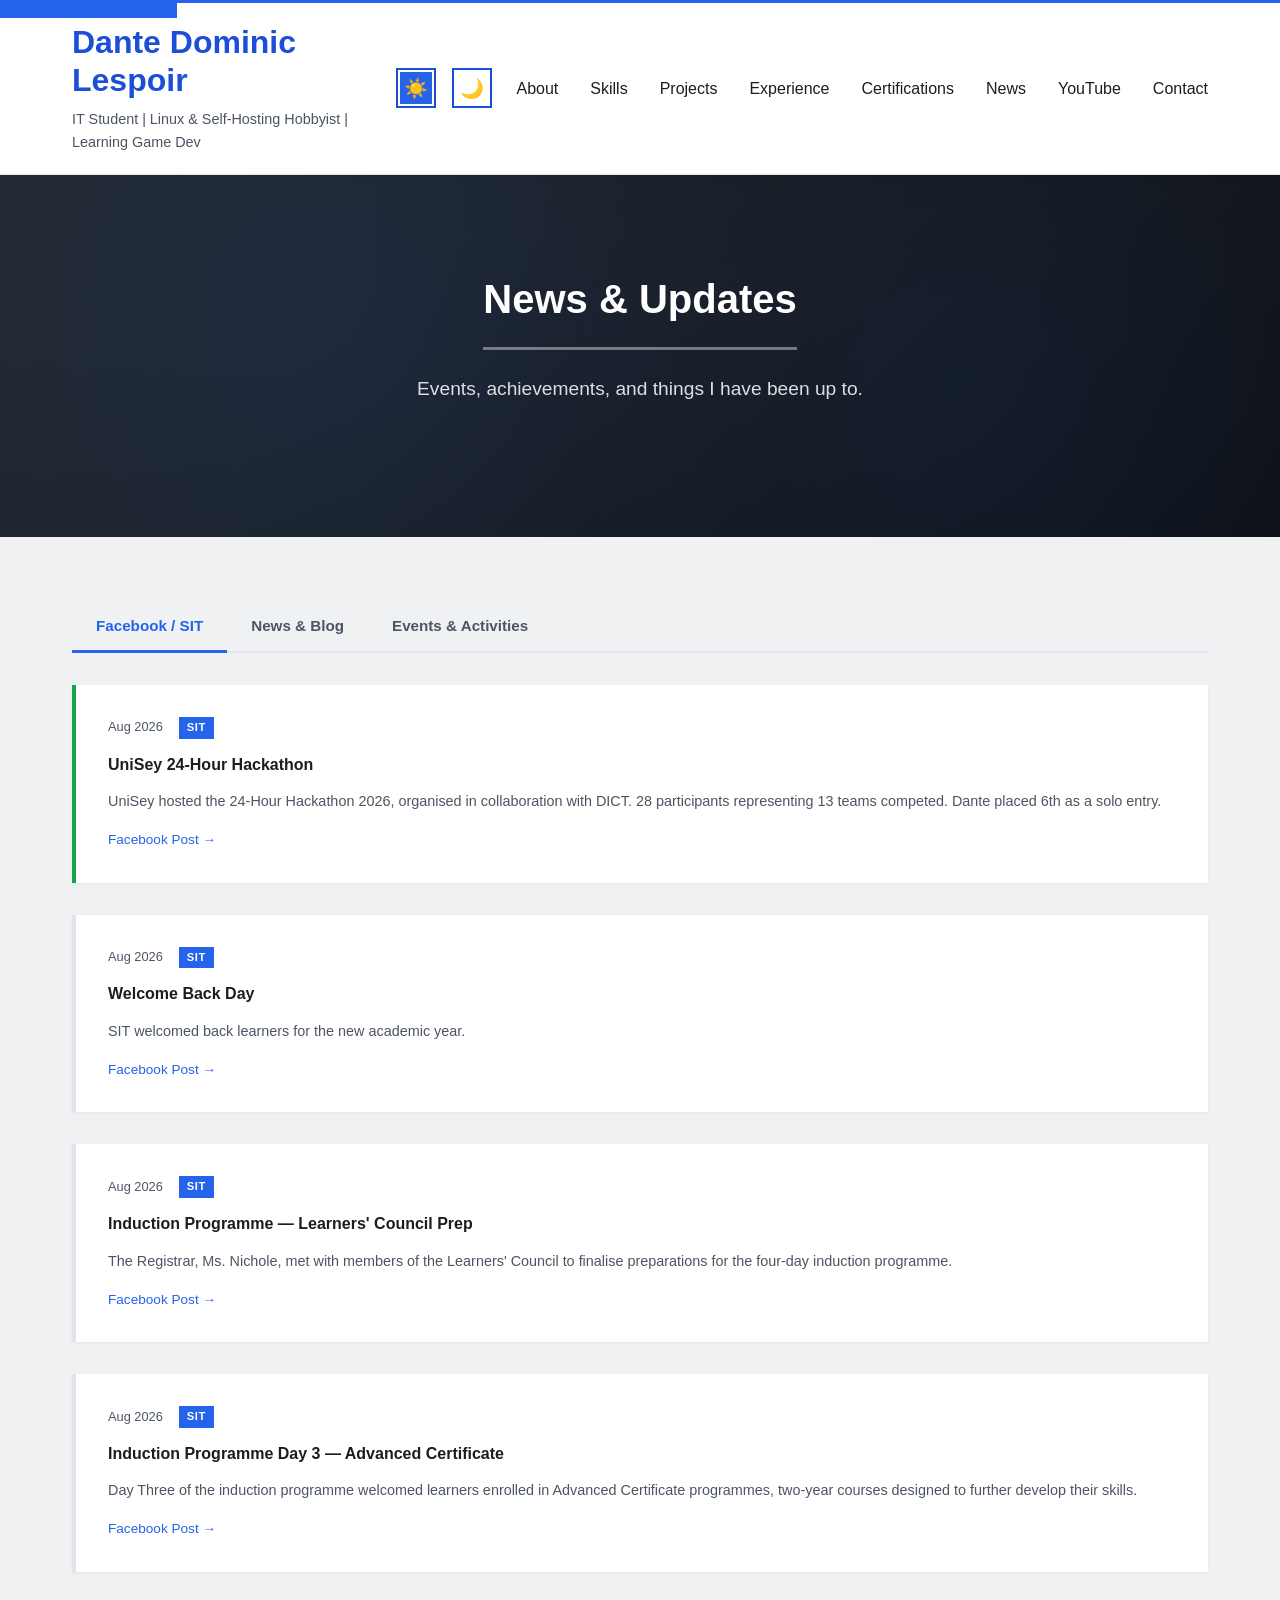
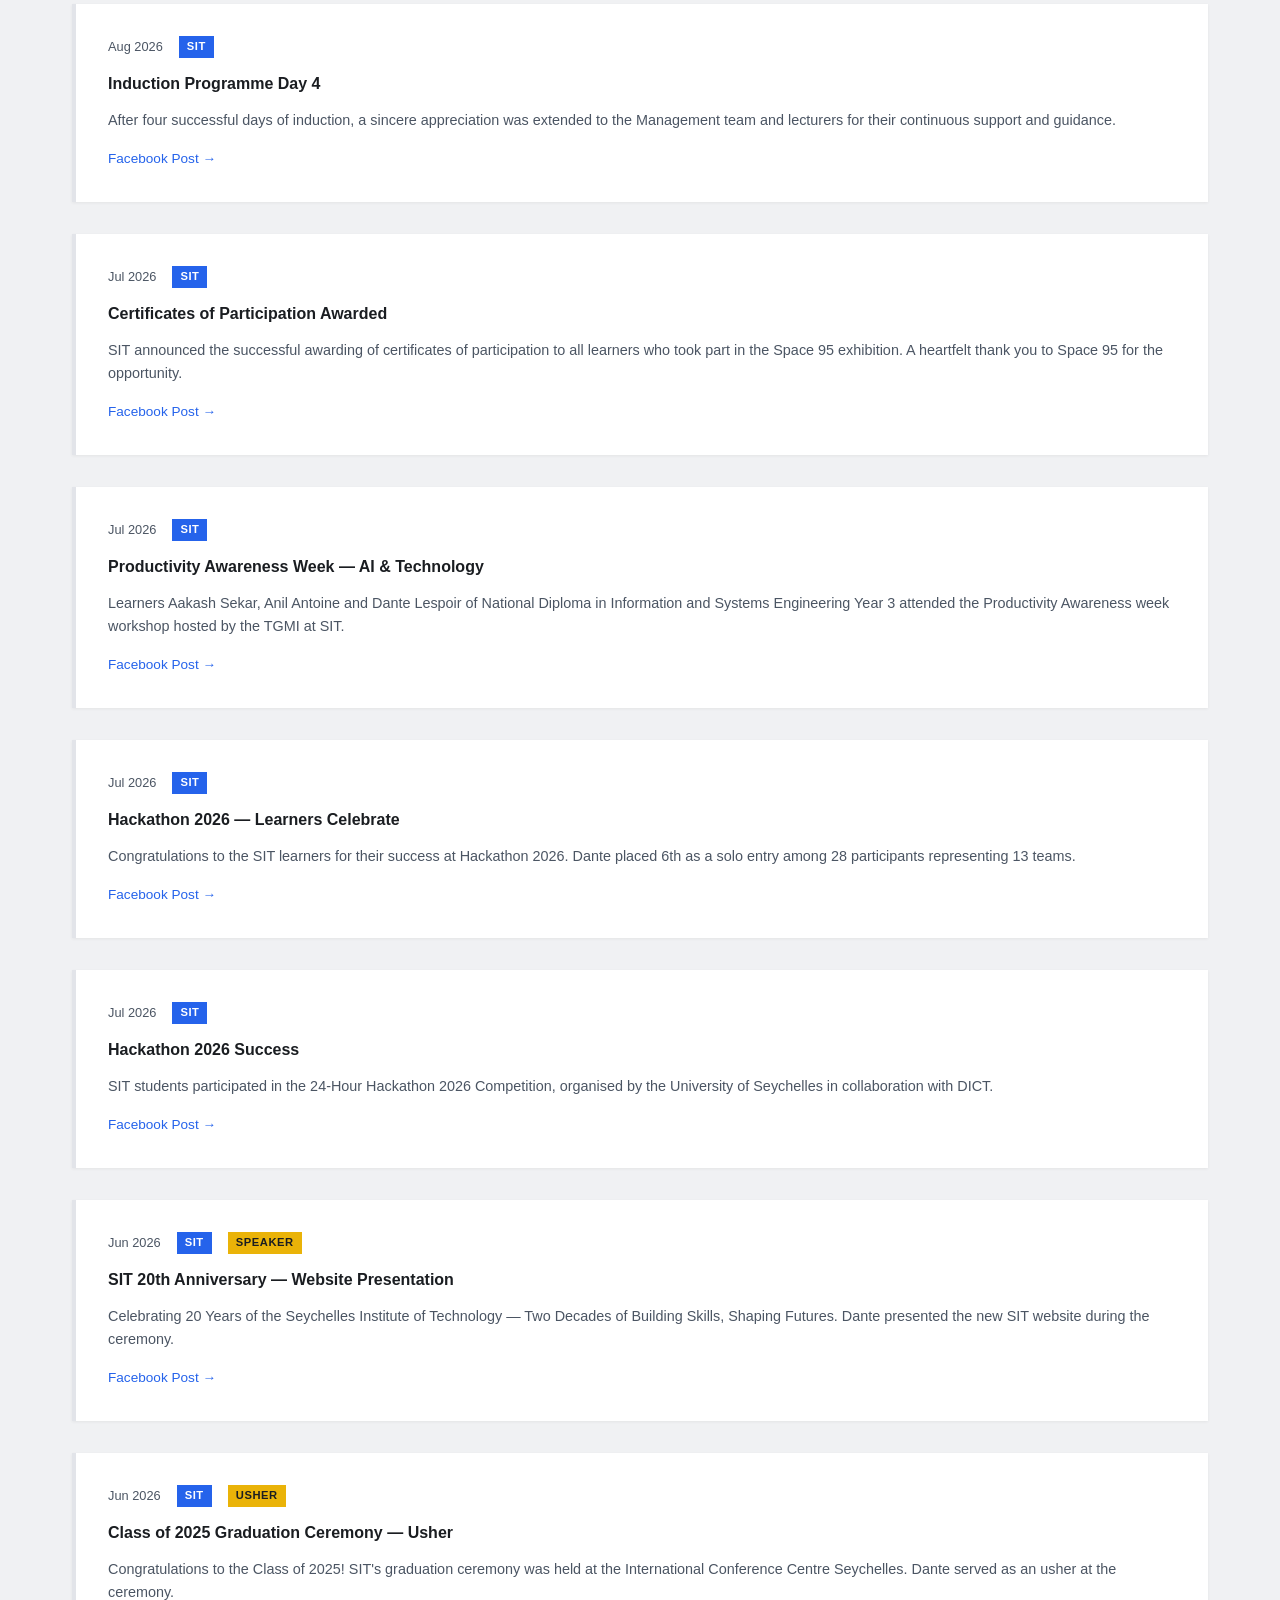
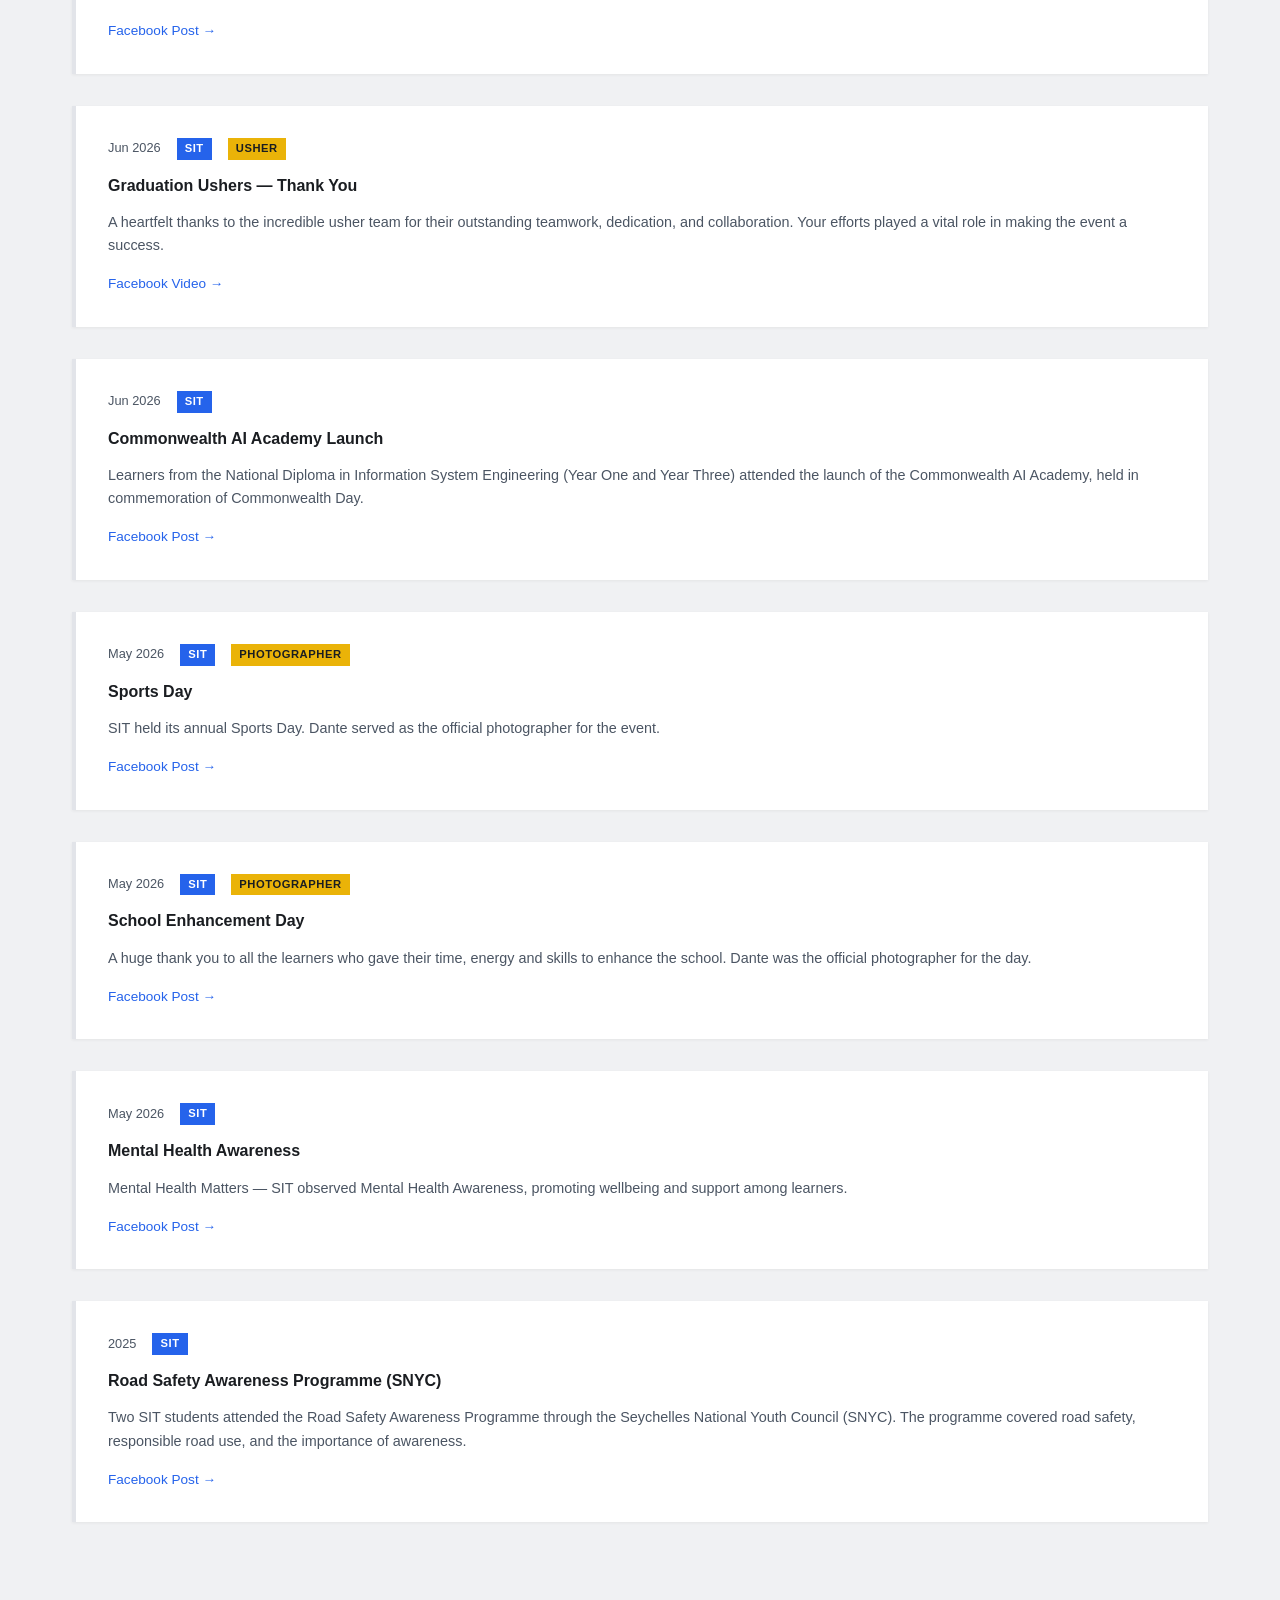
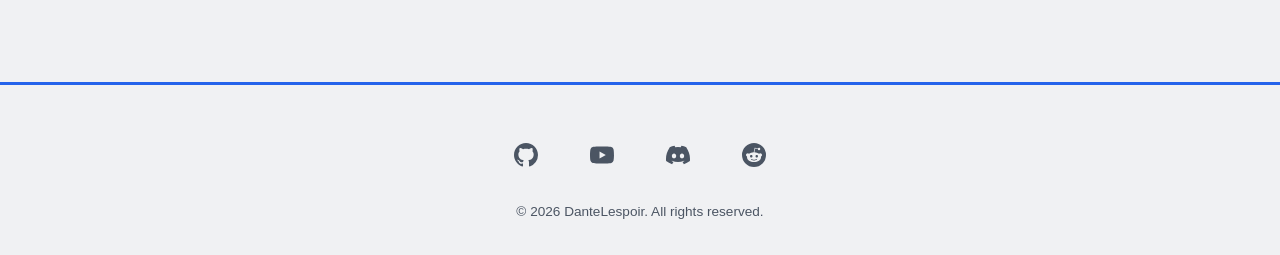
<file: news.html>
<!DOCTYPE html>
<html lang="en">
<head>
    <meta charset="UTF-8">
    <meta name="viewport" content="width=device-width, initial-scale=1.0">
    <meta name="description" content="News, events, and community updates from Dante Lespoir.">
    <meta name="theme-color" content="#3498db">
    <title>News &amp; Updates - Dante Lespoir</title>
    <link rel="stylesheet" href="styles.css?v=16">
    <meta name="robots" content="index, follow">
    <link rel="canonical" href="https://dantesit.github.io/Profolio/">
</head>

<body>
    <a href="index.html#main-content" class="skip-to-main">Skip to main content</a>

    <!-- top bar -->
    <header role="banner">
        <div class="header-container">
            <div class="logo-section">
                <h1>
                        <a href="index.html" style="color: inherit; text-decoration: none;">Dante Dominic Lespoir</a>
                </h1>
                <p class="tagline">IT Student | Linux &amp; Self-Hosting Hobbyist | Learning Game Dev</p>
            </div>

            <div class="theme-switcher" role="group" aria-label="Theme switcher">
                <button class="theme-btn" data-theme="default" aria-label="Default theme">☀️</button>
                <button class="theme-btn" data-theme="dark" aria-label="Dark theme">🌙</button>
            </div>

            <nav role="navigation" aria-label="Main navigation">
                <button class="menu-toggle" aria-label="Toggle navigation menu" aria-expanded="false">
                    <span></span>
                    <span></span>
                    <span></span>
                </button>
                <ul class="nav-menu">
                    <li><a href="index.html#about">About</a></li>
                    <li><a href="index.html#skills">Skills</a></li>
                    <li><a href="index.html#projects">Projects</a></li>
                    <li><a href="index.html#experience">Experience</a></li>
                    <li><a href="index.html#certifications">Certifications</a></li>
                    <li><a href="news.html">News</a></li>
                    <li><a href="youtube.html">YouTube</a></li>
                    <li><a href="index.html#contact">Contact</a></li>
                </ul>
            </nav>
        </div>
    </header>

    <main id="main-content" role="main">
        <!-- hero banner -->
        <section class="hero hero-bg-github" aria-labelledby="hero-title">
            <div class="hero-content">
                <h2 id="hero-title">News &amp; Updates</h2>
                    <p>Events, achievements, and things I have been up to.</p>
            </div>
        </section>

        <section class="content-section">
            <div class="container">

                <div class="news-tabs">
                    <button class="news-tab active" data-tab="facebook">Facebook / SIT</button>
                    <button class="news-tab" data-tab="newsblog">News &amp; Blog</button>
                    <button class="news-tab" data-tab="events">Events &amp; Activities</button>
                </div>

                <!-- ==================== FACEBOOK TAB ==================== -->
                <div class="news-tab-content active" id="tab-facebook">

                    <article class="news-card">
                        <div class="news-meta">
                            <span class="news-date">Aug 2026</span>
                            <span class="news-tag news-tag--sit">SIT</span>
                        </div>
                        <h3>UniSey 24-Hour Hackathon</h3>
                        <p>
                            UniSey hosted the 24-Hour Hackathon 2026, organised in collaboration
                            with DICT. 28 participants representing 13 teams competed.
                            Dante placed 6th as a solo entry.
                        </p>
                        <div class="news-links">
                            <a href="https://www.facebook.com/share/p/1TPgws7BEa/" target="_blank" rel="noopener">Facebook Post &rarr;</a>
                        </div>
                    </article>

                    <article class="news-card">
                        <div class="news-meta">
                            <span class="news-date">Aug 2026</span>
                            <span class="news-tag news-tag--sit">SIT</span>
                        </div>
                        <h3>Welcome Back Day</h3>
                        <p>
                            SIT welcomed back learners for the new academic year.
                        </p>
                        <div class="news-links">
                            <a href="https://www.facebook.com/share/p/1HYwmcdRgB/" target="_blank" rel="noopener">Facebook Post &rarr;</a>
                        </div>
                    </article>

                    <article class="news-card">
                        <div class="news-meta">
                            <span class="news-date">Aug 2026</span>
                            <span class="news-tag news-tag--sit">SIT</span>
                        </div>
                        <h3>Induction Programme &mdash; Learners' Council Prep</h3>
                        <p>
                            The Registrar, Ms. Nichole, met with members of the Learners'
                            Council to finalise preparations for the four-day induction
                            programme.
                        </p>
                        <div class="news-links">
                            <a href="https://www.facebook.com/SIT.Seychelles/posts/pfbid09vpc2tNfyBTyPcSC7BHJVKN9PnoVk7dFr2F8p2LDiT5ZnBSiTmhdbsvsTeMS6psZl" target="_blank" rel="noopener">Facebook Post &rarr;</a>
                        </div>
                    </article>

                    <article class="news-card">
                        <div class="news-meta">
                            <span class="news-date">Aug 2026</span>
                            <span class="news-tag news-tag--sit">SIT</span>
                        </div>
                        <h3>Induction Programme Day 3 &mdash; Advanced Certificate</h3>
                        <p>
                            Day Three of the induction programme welcomed learners enrolled
                            in Advanced Certificate programmes, two-year courses designed to
                            further develop their skills.
                        </p>
                        <div class="news-links">
                            <a href="https://www.facebook.com/share/p/1GDgLqyhtn/" target="_blank" rel="noopener">Facebook Post &rarr;</a>
                        </div>
                    </article>

                    <article class="news-card">
                        <div class="news-meta">
                            <span class="news-date">Aug 2026</span>
                            <span class="news-tag news-tag--sit">SIT</span>
                        </div>
                        <h3>Induction Programme Day 4</h3>
                        <p>
                            After four successful days of induction, a sincere appreciation
                            was extended to the Management team and lecturers for their
                            continuous support and guidance.
                        </p>
                        <div class="news-links">
                            <a href="https://www.facebook.com/share/p/1C1P3JYBrZ/" target="_blank" rel="noopener">Facebook Post &rarr;</a>
                        </div>
                    </article>

                    <article class="news-card">
                        <div class="news-meta">
                            <span class="news-date">Jul 2026</span>
                            <span class="news-tag news-tag--sit">SIT</span>
                        </div>
                        <h3>Certificates of Participation Awarded</h3>
                        <p>
                            SIT announced the successful awarding of certificates of
                            participation to all learners who took part in the Space 95
                            exhibition. A heartfelt thank you to Space 95 for the opportunity.
                        </p>
                        <div class="news-links">
                            <a href="https://www.facebook.com/SIT.Seychelles/posts/1659555752836503/" target="_blank" rel="noopener">Facebook Post &rarr;</a>
                        </div>
                    </article>

                    <article class="news-card">
                        <div class="news-meta">
                            <span class="news-date">Jul 2026</span>
                            <span class="news-tag news-tag--sit">SIT</span>
                        </div>
                        <h3>Productivity Awareness Week &mdash; AI &amp; Technology</h3>
                        <p>
                            Learners Aakash Sekar, Anil Antoine and Dante Lespoir of National
                            Diploma in Information and Systems Engineering Year 3 attended the
                            Productivity Awareness week workshop hosted by the TGMI at SIT.
                        </p>
                        <div class="news-links">
                            <a href="https://www.facebook.com/share/p/1NzRwv1kKQ/" target="_blank" rel="noopener">Facebook Post &rarr;</a>
                        </div>
                    </article>

                    <article class="news-card">
                        <div class="news-meta">
                            <span class="news-date">Jul 2026</span>
                            <span class="news-tag news-tag--sit">SIT</span>
                        </div>
                        <h3>Hackathon 2026 &mdash; Learners Celebrate</h3>
                        <p>
                            Congratulations to the SIT learners for their success at Hackathon
                            2026. Dante placed 6th as a solo entry among 28 participants
                            representing 13 teams.
                        </p>
                        <div class="news-links">
                            <a href="https://www.facebook.com/share/p/1PNdA5s4EP/" target="_blank" rel="noopener">Facebook Post &rarr;</a>
                        </div>
                    </article>

                    <article class="news-card">
                        <div class="news-meta">
                            <span class="news-date">Jul 2026</span>
                            <span class="news-tag news-tag--sit">SIT</span>
                        </div>
                        <h3>Hackathon 2026 Success</h3>
                        <p>
                            SIT students participated in the 24-Hour Hackathon 2026 Competition,
                            organised by the University of Seychelles in collaboration with DICT.
                        </p>
                        <div class="news-links">
                            <a href="https://www.facebook.com/share/p/193brUTTbZ/" target="_blank" rel="noopener">Facebook Post &rarr;</a>
                        </div>
                    </article>

                    <article class="news-card">
                        <div class="news-meta">
                            <span class="news-date">Jun 2026</span>
                            <span class="news-tag news-tag--sit">SIT</span>
                            <span class="news-tag news-tag--achievement">Speaker</span>
                        </div>
                        <h3>SIT 20th Anniversary &mdash; Website Presentation</h3>
                        <p>
                            Celebrating 20 Years of the Seychelles Institute of Technology
                            &mdash; Two Decades of Building Skills, Shaping Futures. Dante
                            presented the new SIT website during the ceremony.
                        </p>
                        <div class="news-links">
                            <a href="https://www.facebook.com/SIT.Seychelles/posts/pfbid02WsM2jXt8wLNBHxjFLYbjSPwfY8yGvn7neuKiAcwczmpEGNGt7xU6nZ5QWHs3oaA3l" target="_blank" rel="noopener">Facebook Post &rarr;</a>
                        </div>
                    </article>

                    <article class="news-card">
                        <div class="news-meta">
                            <span class="news-date">Jun 2026</span>
                            <span class="news-tag news-tag--sit">SIT</span>
                            <span class="news-tag news-tag--achievement">Usher</span>
                        </div>
                        <h3>Class of 2025 Graduation Ceremony &mdash; Usher</h3>
                        <p>
                            Congratulations to the Class of 2025! SIT's graduation ceremony
                            was held at the International Conference Centre Seychelles.
                            Dante served as an usher at the ceremony.
                        </p>
                        <div class="news-links">
                            <a href="https://www.facebook.com/SIT.Seychelles/posts/pfbid02dnN8xVdU51ELkkLZ7yLnip4fv7pBCX2DEMLe4B2ZV72TK1QDAX5sXPjaX4hVqjS7l" target="_blank" rel="noopener">Facebook Post &rarr;</a>
                        </div>
                    </article>

                    <article class="news-card">
                        <div class="news-meta">
                            <span class="news-date">Jun 2026</span>
                            <span class="news-tag news-tag--sit">SIT</span>
                            <span class="news-tag news-tag--achievement">Usher</span>
                        </div>
                        <h3>Graduation Ushers &mdash; Thank You</h3>
                        <p>
                            A heartfelt thanks to the incredible usher team for their outstanding
                            teamwork, dedication, and collaboration. Your efforts played a vital
                            role in making the event a success.
                        </p>
                        <div class="news-links">
                            <a href="https://www.facebook.com/share/r/1HZwNzsoW1/" target="_blank" rel="noopener">Facebook Video &rarr;</a>
                        </div>
                    </article>

                    <article class="news-card">
                        <div class="news-meta">
                            <span class="news-date">Jun 2026</span>
                            <span class="news-tag news-tag--sit">SIT</span>
                        </div>
                        <h3>Commonwealth AI Academy Launch</h3>
                        <p>
                            Learners from the National Diploma in Information System Engineering
                            (Year One and Year Three) attended the launch of the Commonwealth
                            AI Academy, held in commemoration of Commonwealth Day.
                        </p>
                        <div class="news-links">
                            <a href="https://www.facebook.com/share/p/1DS4Xh8yRQ/" target="_blank" rel="noopener">Facebook Post &rarr;</a>
                        </div>
                    </article>

                    <article class="news-card">
                        <div class="news-meta">
                            <span class="news-date">May 2026</span>
                            <span class="news-tag news-tag--sit">SIT</span>
                            <span class="news-tag news-tag--achievement">Photographer</span>
                        </div>
                        <h3>Sports Day</h3>
                        <p>
                            SIT held its annual Sports Day. Dante served as the official
                            photographer for the event.
                        </p>
                        <div class="news-links">
                            <a href="https://www.facebook.com/share/p/19KdKBtLbs/" target="_blank" rel="noopener">Facebook Post &rarr;</a>
                        </div>
                    </article>

                    <article class="news-card">
                        <div class="news-meta">
                            <span class="news-date">May 2026</span>
                            <span class="news-tag news-tag--sit">SIT</span>
                            <span class="news-tag news-tag--achievement">Photographer</span>
                        </div>
                        <h3>School Enhancement Day</h3>
                        <p>
                            A huge thank you to all the learners who gave their time, energy
                            and skills to enhance the school. Dante was the official
                            photographer for the day.
                        </p>
                        <div class="news-links">
                            <a href="https://www.facebook.com/share/p/1AymCJMcFW/" target="_blank" rel="noopener">Facebook Post &rarr;</a>
                        </div>
                    </article>

                    <article class="news-card">
                        <div class="news-meta">
                            <span class="news-date">May 2026</span>
                            <span class="news-tag news-tag--sit">SIT</span>
                        </div>
                        <h3>Mental Health Awareness</h3>
                        <p>
                            Mental Health Matters &mdash; SIT observed Mental Health Awareness,
                            promoting wellbeing and support among learners.
                        </p>
                        <div class="news-links">
                            <a href="https://www.facebook.com/share/p/19J9NEj41z/" target="_blank" rel="noopener">Facebook Post &rarr;</a>
                        </div>
                    </article>

                    <article class="news-card">
                        <div class="news-meta">
                            <span class="news-date">2025</span>
                            <span class="news-tag news-tag--sit">SIT</span>
                        </div>
                        <h3>Road Safety Awareness Programme (SNYC)</h3>
                        <p>
                            Two SIT students attended the Road Safety Awareness Programme
                            through the Seychelles National Youth Council (SNYC). The
                            programme covered road safety, responsible road use, and the
                            importance of awareness.
                        </p>
                        <div class="news-links">
                            <a href="https://www.facebook.com/share/p/19RTkzGghD/" target="_blank" rel="noopener">Facebook Post &rarr;</a>
                        </div>
                    </article>

                </div>

                <!-- ==================== NEWS & BLOG TAB ==================== -->
                <div class="news-tab-content" id="tab-newsblog">

                    <article class="news-card">
                        <div class="news-meta">
                            <span class="news-date">July 2026</span>
                            <span class="news-tag news-tag--blog">Seychelles Nation</span>
                        </div>
                        <h3>Productivity Awareness Week &mdash; AI &amp; Technology</h3>
                        <p>
                            The 2026 Productivity Awareness Week was organised by the Ministry
                            of Employment and Human Resource Planning, themed "Transforming
                            productivity through technological advancement and Artificial
                            Intelligence." SIT students visited organisations to see workplace
                            best practice in action.
                        </p>
                        <div class="news-links">
                            <a href="https://www.nation.sc/articles/26935/productivity-week" target="_blank" rel="noopener">Seychelles Nation &rarr;</a>
                        </div>
                    </article>

                    <article class="news-card">
                        <div class="news-meta">
                            <span class="news-date">July 2026</span>
                            <span class="news-tag news-tag--blog">Seychelles Times</span>
                        </div>
                        <h3>Productivity Awareness Week 2026 &mdash; AI</h3>
                        <p>
                            Coverage of the Productivity Awareness Week in the Seychelles
                            Times, focusing on the role of AI and technology in transforming
                            productivity across the public and private sectors.
                        </p>
                        <div class="news-links">
                            <a href="https://theseychellestimes.com/2026/07/28/productivity-awareness-week-ai/" target="_blank" rel="noopener">Seychelles Times &rarr;</a>
                        </div>
                    </article>

                    <article class="news-card">
                        <div class="news-meta">
                            <span class="news-date">June 2026</span>
                            <span class="news-tag news-tag--blog">Seychelles Nation</span>
                        </div>
                        <h3>Hackathon 2026 &mdash; Team Linux Goats Win</h3>
                        <p>
                            Team Linux Goats won the 2026 Hackathon. Dante placed 6th as a
                            solo entry among 28 participants representing 13 teams.
                            The competition challenged teams to build a live results app
                            for the National Athletics Championship.
                        </p>
                        <div class="news-links">
                            <a href="https://www.nation.sc/articles/30937/team-linux-goats-wins-hackathon-2026" target="_blank" rel="noopener">Seychelles Nation &rarr;</a>
                        </div>
                    </article>

                    <article class="news-card">
                        <div class="news-meta">
                            <span class="news-date">June 2026</span>
                            <span class="news-tag news-tag--blog">Seychelles Nation</span>
                        </div>
                        <h3>Danny Faure Foundation Ocean Fair</h3>
                        <p>
                            The Danny Faure Foundation champions marine learning at Ocean Day
                            Fair. SIT learners attended, gaining insights into sustainable
                            development and marine conservation.
                        </p>
                        <div class="news-links">
                            <a href="https://www.nation.sc/articles/31051/danny-faure-foundation-champions-marine-learning-at-ocean-day-fair" target="_blank" rel="noopener">Seychelles Nation &rarr;</a>
                        </div>
                    </article>

                    <article class="news-card">
                        <div class="news-meta">
                            <span class="news-date">June 2026</span>
                            <span class="news-tag news-tag--blog">Seychelles Times</span>
                        </div>
                        <h3>Rohan Albert Wins President's Cup at SIT Graduation</h3>
                        <p>
                            Rohan Albert was awarded the prestigious President's Cup at SIT's
                            2025 graduation ceremony. Dante built the official graduation
                            ceremony website for the event.
                        </p>
                        <div class="news-links">
                            <a href="https://theseychellestimes.com/2026/04/10/rohan-albert-wins-presidents-cup-at-seychelles-institute-of-technology-graduation/" target="_blank" rel="noopener">Seychelles Times &rarr;</a>
                        </div>
                    </article>

                    <article class="news-card">
                        <div class="news-meta">
                            <span class="news-date">2025</span>
                            <span class="news-tag news-tag--blog">Seychelles Nation</span>
                        </div>
                        <h3>177 Learners Graduate in SIT's First Virtual Ceremony</h3>
                        <p>
                            SIT held its first ever virtual graduation ceremony, with 177
                            learners graduating. Louisa Lafortune took home the President's
                            Cup. Coverage by Roland Duval in the Seychelles Nation.
                        </p>
                        <div class="news-links">
                            <a href="https://www.nation.sc/articles/10205/177-learners-graduate-in-sits-first-ever-virtual-ceremony-louisa-lafortune-takes-home-the-presidents-cup" target="_blank" rel="noopener">Seychelles Nation &rarr;</a>
                        </div>
                    </article>

                    <article class="news-card">
                        <div class="news-meta">
                            <span class="news-date">April 2026</span>
                            <span class="news-tag news-tag--community">LTT Community</span>
                        </div>
                        <h3>Linus Tech Tips &mdash; GPU Troubleshooting</h3>
                        <p>
                            Posted a detailed troubleshooting thread on Linus Tech Tips about a
                            strange GPU issue with a GTX 1650 GDDR6 &mdash; white screen at high
                            load, black screen at low load. Helped diagnose the problem with
                            community input.
                        </p>
                        <div class="news-links">
                            <a href="https://linustechtips.com/topic/1636539-strange-gpu-issue-white-screen-at-high-load-and-black-screen-at-low-load/" target="_blank" rel="noopener">LTT Thread &rarr;</a>
                        </div>
                    </article>

                    <article class="news-card">
                        <div class="news-meta">
                            <span class="news-date">January 2026</span>
                            <span class="news-tag news-tag--community">LTT Community</span>
                        </div>
                        <h3>Linus Tech Tips &mdash; Setup Showcase</h3>
                        <p>
                            Shared my PC setup on the LTT "Show off Your Setup!" thread &mdash;
                            dual monitor build with Nobara OS, RTX 4060 Ti, i5-12400F, and
                            32GB G.Skill Ripjaws V.
                        </p>
                        <div class="news-links">
                            <a href="https://linustechtips.com/topic/1456215-show-off-your-setup-rev2/?do=findComment&comment=16853744" target="_blank" rel="noopener">LTT Thread &rarr;</a>
                        </div>
                    </article>

                    <article class="news-card">
                        <div class="news-meta">
                            <span class="news-date">March 2025</span>
                            <span class="news-tag news-tag--community">LTT Community</span>
                        </div>
                        <h3>Linus Tech Tips &mdash; Linux vs Windows Battery Life</h3>
                        <p>
                            Started a thread comparing Windows 11 and Linux Mint battery life
                            on a Dell Vostro 3520 laptop. Linux saved nearly 5GB RAM and
                            extended battery from under 2 hours to 5+ hours.
                        </p>
                        <div class="news-links">
                            <a href="https://linustechtips.com/topic/1605105-battery-life-on-windows-11-and-linux-in-general/" target="_blank" rel="noopener">LTT Thread &rarr;</a>
                        </div>
                    </article>

                    <article class="news-card">
                        <div class="news-meta">
                            <span class="news-date">February 2025</span>
                            <span class="news-tag news-tag--community">LTT Community</span>
                        </div>
                        <h3>Linus Tech Tips &mdash; Home Server Advice</h3>
                        <p>
                            Helped users on LTT with home server and game server hosting
                            recommendations, including a full $300 PCPartPicker build for
                            game servers, and Jellyfin GPU encoding advice for NAS setups.
                        </p>
                        <div class="news-links">
                            <a href="https://linustechtips.com/topic/1601564-recommended-spec-for-game-server-hosting-at-home/" target="_blank" rel="noopener">Game Server Thread &rarr;</a>
                            <a href="https://linustechtips.com/topic/1601576-can-an-intel-f-cpu-without-igpu-run-jellyfin-on-a-nas/" target="_blank" rel="noopener">Jellyfin Thread &rarr;</a>
                        </div>
                    </article>

                </div>

                <!-- ==================== EVENTS TAB ==================== -->
                <div class="news-tab-content" id="tab-events">

                    <article class="news-card">
                        <div class="news-meta">
                            <span class="news-date">July 2026</span>
                            <span class="news-tag news-tag--sit">SIT</span>
                        </div>
                        <h3>Space 95 Exhibition &mdash; 50th Anniversary of Seychelles</h3>
                        <p>
                            Participated in Space 95's technology exhibition celebrating the
                            50th Anniversary of Seychelles independence, alongside fellow
                            National Diploma in Information Systems Engineering students from
                            the Seychelles Institute of Technology.
                        </p>
                        <p>
                            The exhibition ran from 26th to 28th June and was led by Miss
                            Ana-Maris, Space 95's representative. Learners assisted with the
                            exhibition while gaining hands-on experience and developing new
                            technology skills.
                        </p>
                        <p>
                            Participating alongside Anil Antoine, Aakash Sekar, Liam Aglae,
                            and Nathan Augustine. Featured on SIT's official Instagram and
                            Facebook pages.
                        </p>
                        <div class="news-links">
                            <a href="https://www.instagram.com/p/Da4dqVSHGgY/" target="_blank" rel="noopener">SIT Instagram &rarr;</a>
                            <a href="https://www.facebook.com/SIT.Seychelles/photos/1602242145234531/" target="_blank" rel="noopener">SIT Facebook &rarr;</a>
                        </div>
                    </article>

                    <article class="news-card">
                        <div class="news-meta">
                            <span class="news-date">June 2026</span>
                            <span class="news-tag news-tag--achievement">Achievement</span>
                        </div>
                        <h3>SIT Graduation Ceremony 2026 &mdash; Website Built</h3>
                        <p>
                            Built the official graduation ceremony website for SIT's 2025
                            graduating class. The ceremony was held at the International
                            Conference Centre Seychelles on 19th April 2026. Rohan Albert
                            was awarded the prestigious President's Cup.
                        </p>
                        <div class="news-links">
                            <a href="https://github.com/DanteSIT/Graduationceremony2026SIT.github.io" target="_blank" rel="noopener">GitHub Repo &rarr;</a>
                            <a href="https://theseychellestimes.com/2026/04/10/rohan-albert-wins-presidents-cup-at-seychelles-institute-of-technology-graduation/" target="_blank" rel="noopener">Seychelles Times &rarr;</a>
                        </div>
                    </article>

                    <article class="news-card">
                        <div class="news-meta">
                            <span class="news-date">June 2026</span>
                            <span class="news-tag news-tag--sit">SIT</span>
                        </div>
                        <h3>Danny Faure Foundation Ocean Fair</h3>
                        <p>
                            SIT learners attended the Danny Faure Foundation Ocean Fair on
                            8th June 2026, held at the National History Museum. The event
                            was dedicated to promoting awareness, education, and conservation
                            of the marine environment.
                        </p>
                        <p>
                            Through engaging talks, exhibitions, and local project showcases,
                            students gained valuable insights into sustainable development,
                            environmental challenges, and initiatives to protect Seychelles'
                            ecosystems.
                        </p>
                        <div class="news-links">
                            <a href="https://www.instagram.com/p/Da5pnF_nBKt/" target="_blank" rel="noopener">SIT Instagram &rarr;</a>
                            <a href="https://www.nation.sc/articles/31051/danny-faure-foundation-champions-marine-learning-at-ocean-day-fair" target="_blank" rel="noopener">Seychelles Nation &rarr;</a>
                        </div>
                    </article>

                    <article class="news-card">
                        <div class="news-meta">
                            <span class="news-date">June 2026</span>
                            <span class="news-tag news-tag--sit">SIT</span>
                        </div>
                        <h3>Hackathon 2026 &mdash; 6th Place (Solo)</h3>
                        <p>
                            SIT students participated in the 24-Hour Hackathon 2026 Competition,
                            organised by the University of Seychelles in collaboration with DICT.
                            Dante placed 6th as a solo entry among 28 participants
                            representing 13 teams.
                        </p>
                        <p>
                            The competition challenged teams to build a live results app for
                            the National Athletics Championship. Built a web application for
                            the 2025 edition of the hackathon as well.
                        </p>
                        <div class="news-links">
                            <a href="https://www.instagram.com/p/DZHXlVBiuyO/" target="_blank" rel="noopener">SIT Instagram &rarr;</a>
                            <a href="https://github.com/DanteSIT/Hackathon" target="_blank" rel="noopener">GitHub Repo &rarr;</a>
                            <a href="https://www.nation.sc/articles/30937/team-linux-goats-wins-hackathon-2026" target="_blank" rel="noopener">Seychelles Nation &rarr;</a>
                        </div>
                    </article>

                    <article class="news-card">
                        <div class="news-meta">
                            <span class="news-date">2026</span>
                            <span class="news-tag news-tag--sit">SIT</span>
                        </div>
                        <h3>CBS Financial Education Quiz</h3>
                        <p>
                            Took part in the Central Bank of Seychelles (CBS) online financial
                            education training and quiz, learning about the security features
                            on Seychelles banknotes and coins. Part of CBS's broader Financial
                            Education initiative.
                        </p>
                        <div class="news-links">
                            <a href="https://www.cbs.sc/Currency/onlinetrainingquiz.html" target="_blank" rel="noopener">CBS Quiz &rarr;</a>
                            <a href="https://www.cbs.sc/FinEd/fined.html" target="_blank" rel="noopener">CBS Financial Education &rarr;</a>
                        </div>
                    </article>

                    <article class="news-card">
                        <div class="news-meta">
                            <span class="news-date">2026</span>
                            <span class="news-tag news-tag--sit">SIT</span>
                        </div>
                        <h3>Road Safety Workshop</h3>
                        <p>
                            Participated in the Road Safety Workshop as part of Seychelles'
                            Road Safety Week activities. The workshop focused on defensive
                            driving, road safety awareness, and promoting safer driving
                            habits across the country.
                        </p>
                        <div class="news-links">
                            <a href="https://www.nation.sc/articles/28262/road-safety-week" target="_blank" rel="noopener">Seychelles Nation &rarr;</a>
                            <a href="https://www.transport.gov.sc/news-centre/press-releases/minister-laporte-launches-road-safety-week-2025-in-seychelles" target="_blank" rel="noopener">Ministry of Transport &rarr;</a>
                        </div>
                    </article>

                </div>

            </div>
        </section>

    <style>
    .news-tabs {
        display: flex;
        gap: 0;
        margin-bottom: var(--lg);
        border-bottom: 2px solid var(--border);
        flex-wrap: wrap;
    }

    .news-tab {
        background: none;
        border: none;
        padding: var(--sm) var(--md);
        font-size: 0.95rem;
        font-weight: 600;
        color: var(--muted);
        cursor: pointer;
        border-bottom: 3px solid transparent;
        margin-bottom: -2px;
        transition: var(--transition);
        font-family: var(--font);
    }

    .news-tab:hover {
        color: var(--black);
    }

    .news-tab.active {
        color: var(--blue);
        border-bottom-color: var(--blue);
    }

    .news-tab-content {
        display: none;
    }

    .news-tab-content.active {
        display: block;
    }

    .news-card {
        background: var(--white);
        padding: var(--lg);
        margin-bottom: var(--lg);
        border-left: 4px solid var(--border);
        box-shadow: 0 1px 3px var(--shadow);
    }

    .news-card:first-child {
        border-left-color: var(--green);
    }

    .news-meta {
        display: flex;
        gap: var(--sm);
        align-items: center;
        margin-bottom: var(--sm);
        flex-wrap: wrap;
    }

    .news-date {
        font-size: 0.8rem;
        color: var(--muted);
        font-weight: 500;
    }

    .news-tag {
        font-size: 0.7rem;
        font-weight: 700;
        text-transform: uppercase;
        letter-spacing: 0.05em;
        padding: 2px 8px;
    }

    .news-tag--sit { background: var(--blue); color: #fff; }
    .news-tag--community { background: var(--gray); color: var(--black); }
    .news-tag--achievement { background: #eab308; color: var(--black); }
    .news-tag--blog { background: #059669; color: #fff; }

    .news-card h3 {
        font-size: 1rem;
        margin-bottom: var(--sm);
        border: none;
    }

    .news-card p {
        color: var(--muted);
        font-size: 0.9rem;
        margin-bottom: var(--sm);
        line-height: 1.6;
    }

    .news-links {
        display: flex;
        gap: var(--md);
        margin-top: var(--sm);
        flex-wrap: wrap;
    }

    .news-links a {
        color: var(--blue);
        font-size: 0.85rem;
        font-weight: 500;
    }

    .news-links a:hover {
        text-decoration: underline;
    }
    </style>

    <script>
    document.querySelectorAll('.news-tab').forEach(function(tab) {
        tab.addEventListener('click', function() {
            document.querySelectorAll('.news-tab').forEach(function(t) {
                t.classList.remove('active');
            });
            document.querySelectorAll('.news-tab-content').forEach(function(c) {
                c.classList.remove('active');
            });
            tab.classList.add('active');
            document.getElementById('tab-' + tab.dataset.tab).classList.add('active');
        });
    });
    </script>

    </main>

    <!-- footer -->
    <footer role="contentinfo">
        <div class="container">
            <div class="footer-inner">
                <div class="footer-socials">
                    <a href="https://github.com/DanteSIT" target="_blank" rel="noopener" aria-label="GitHub">
                        <svg viewBox="0 0 24 24" width="24" height="24" fill="currentColor"><path d="M12 0C5.37 0 0 5.37 0 12c0 5.31 3.435 9.795 8.205 11.385.6.105.825-.255.825-.57 0-.285-.015-1.23-.015-2.235-3.015.555-3.795-.735-4.035-1.41-.135-.345-.72-1.41-1.23-1.695-.42-.225-1.02-.78-.015-.795.945-.015 1.62.87 1.845 1.23 1.08 1.815 2.805 1.305 3.495.99.105-.78.42-1.305.765-1.605-2.67-.3-5.46-1.335-5.46-5.925 0-1.305.465-2.385 1.23-3.225-.12-.3-.54-1.53.12-3.18 0 0 1.005-.315 3.3 1.23.96-.27 1.98-.405 3-.405s2.04.135 3 .405c2.295-1.56 3.3-1.23 3.3-1.23.66 1.65.24 2.88.12 3.18.765.84 1.23 1.905 1.23 3.225 0 4.605-2.805 5.625-5.475 5.925.435.375.81 1.095.81 2.22 0 1.605-.015 2.895-.015 3.3 0 .315.225.69.825.57A12.02 12.02 0 0024 12c0-6.63-5.37-12-12-12z"/></svg>
                    </a>
                    <a href="https://www.youtube.com/@dantelespoirsit" target="_blank" rel="noopener" aria-label="YouTube">
                        <svg viewBox="0 0 24 24" width="24" height="24" fill="currentColor"><path d="M23.498 6.186a3.016 3.016 0 00-2.122-2.136C19.505 3.546 12 3.546 12 3.546s-7.505 0-9.377.504A3.017 3.017 0 00.502 6.186C0 8.07 0 12 0 12s0 3.93.502 5.814a3.016 3.016 0 002.122 2.136c1.871.504 9.376.504 9.376.504s7.505 0 9.377-.504a3.015 3.015 0 002.122-2.136C24 15.93 24 12 24 12s0-3.93-.502-5.814zM9.545 15.568V8.432L15.818 12l-6.273 3.568z"/></svg>
                    </a>
                    <a href="https://discord.com/users/danlespoir" target="_blank" rel="noopener" aria-label="Discord">
                        <svg viewBox="0 0 24 24" width="24" height="24" fill="currentColor"><path d="M20.317 4.37a19.791 19.791 0 00-4.885-1.515.074.074 0 00-.079.037c-.21.375-.444.864-.608 1.25a18.27 18.27 0 00-5.487 0 12.64 12.64 0 00-.617-1.25.077.077 0 00-.079-.037A19.736 19.736 0 003.677 4.37a.07.07 0 00-.032.027C.533 9.046-.32 13.58.099 18.057a.082.082 0 00.031.057 19.9 19.9 0 005.993 3.03.078.078 0 00.084-.028c.462-.63.874-1.295 1.226-1.994a.076.076 0 00-.041-.106 13.107 13.107 0 01-1.872-.892.077.077 0 01-.008-.128 10.2 10.2 0 00.372-.292.074.074 0 01.077-.01c3.928 1.793 8.18 1.793 12.062 0a.074.074 0 01.078.01c.12.098.246.198.373.292a.077.077 0 01-.006.127 12.299 12.299 0 01-1.873.892.077.077 0 00-.041.107c.36.698.772 1.362 1.225 1.993a.076.076 0 00.084.028 19.839 19.839 0 006.002-3.03.077.077 0 00.032-.054c.5-5.177-.838-9.674-3.549-13.66a.061.061 0 00-.031-.03zM8.02 15.33c-1.183 0-2.157-1.085-2.157-2.419 0-1.333.956-2.419 2.157-2.419 1.21 0 2.176 1.096 2.157 2.42 0 1.333-.956 2.418-2.157 2.418zm7.975 0c-1.183 0-2.157-1.085-2.157-2.419 0-1.333.955-2.419 2.157-2.419 1.21 0 2.176 1.096 2.157 2.42 0 1.333-.946 2.418-2.157 2.418z"/></svg>
                    </a>
                    <a href="https://www.reddit.com/user/dante-lp" target="_blank" rel="noopener" aria-label="Reddit">
                        <svg viewBox="0 0 24 24" width="24" height="24" fill="currentColor"><path d="M12 0A12 12 0 0 0 0 12a12 12 0 0 0 12 12 12 12 0 0 0 12-12A12 12 0 0 0 12 0zm5.01 4.744c.688 0 1.25.561 1.25 1.249a1.25 1.25 0 0 1-2.498.056l-2.597-.547-.8 3.747c1.824.07 3.48.632 4.674 1.488.308-.309.73-.491 1.207-.491.968 0 1.754.786 1.754 1.754 0 .716-.435 1.333-1.01 1.614a3.111 3.111 0 0 1 .042.52c0 2.694-3.13 4.87-7.004 4.87-3.874 0-7.004-2.176-7.004-4.87 0-.183.015-.366.043-.534A1.748 1.748 0 0 1 4.028 12c0-.968.786-1.754 1.754-1.754.463 0 .898.196 1.207.49 1.207-.883 2.878-1.43 4.744-1.487l.885-4.182a.342.342 0 0 1 .14-.197.35.35 0 0 1 .238-.042l2.906.617a1.214 1.214 0 0 1 1.108-.701zM9.25 12C8.561 12 8 12.562 8 13.25c0 .687.561 1.248 1.25 1.248.687 0 1.248-.561 1.248-1.249 0-.688-.561-1.249-1.249-1.249zm5.5 0c-.687 0-1.248.561-1.248 1.25 0 .687.561 1.248 1.249 1.248.688 0 1.249-.561 1.249-1.249 0-.687-.562-1.249-1.25-1.249zm-5.466 3.99a.327.327 0 0 0-.231.094.33.33 0 0 0 0 .463c.842.842 2.484.913 2.961.913.477 0 2.105-.056 2.961-.913a.361.361 0 0 0 .029-.463.33.33 0 0 0-.464 0c-.547.533-1.684.73-2.512.73-.828 0-1.979-.196-2.512-.73a.326.326 0 0 0-.232-.095z"/></svg>
                    </a>
                </div>
                <p>&copy; 2026 DanteLespoir. All rights reserved.</p>
            </div>
        </div>
    </footer>

    <script src="script.js?v=6"></script>
</body>
</html>
</file>
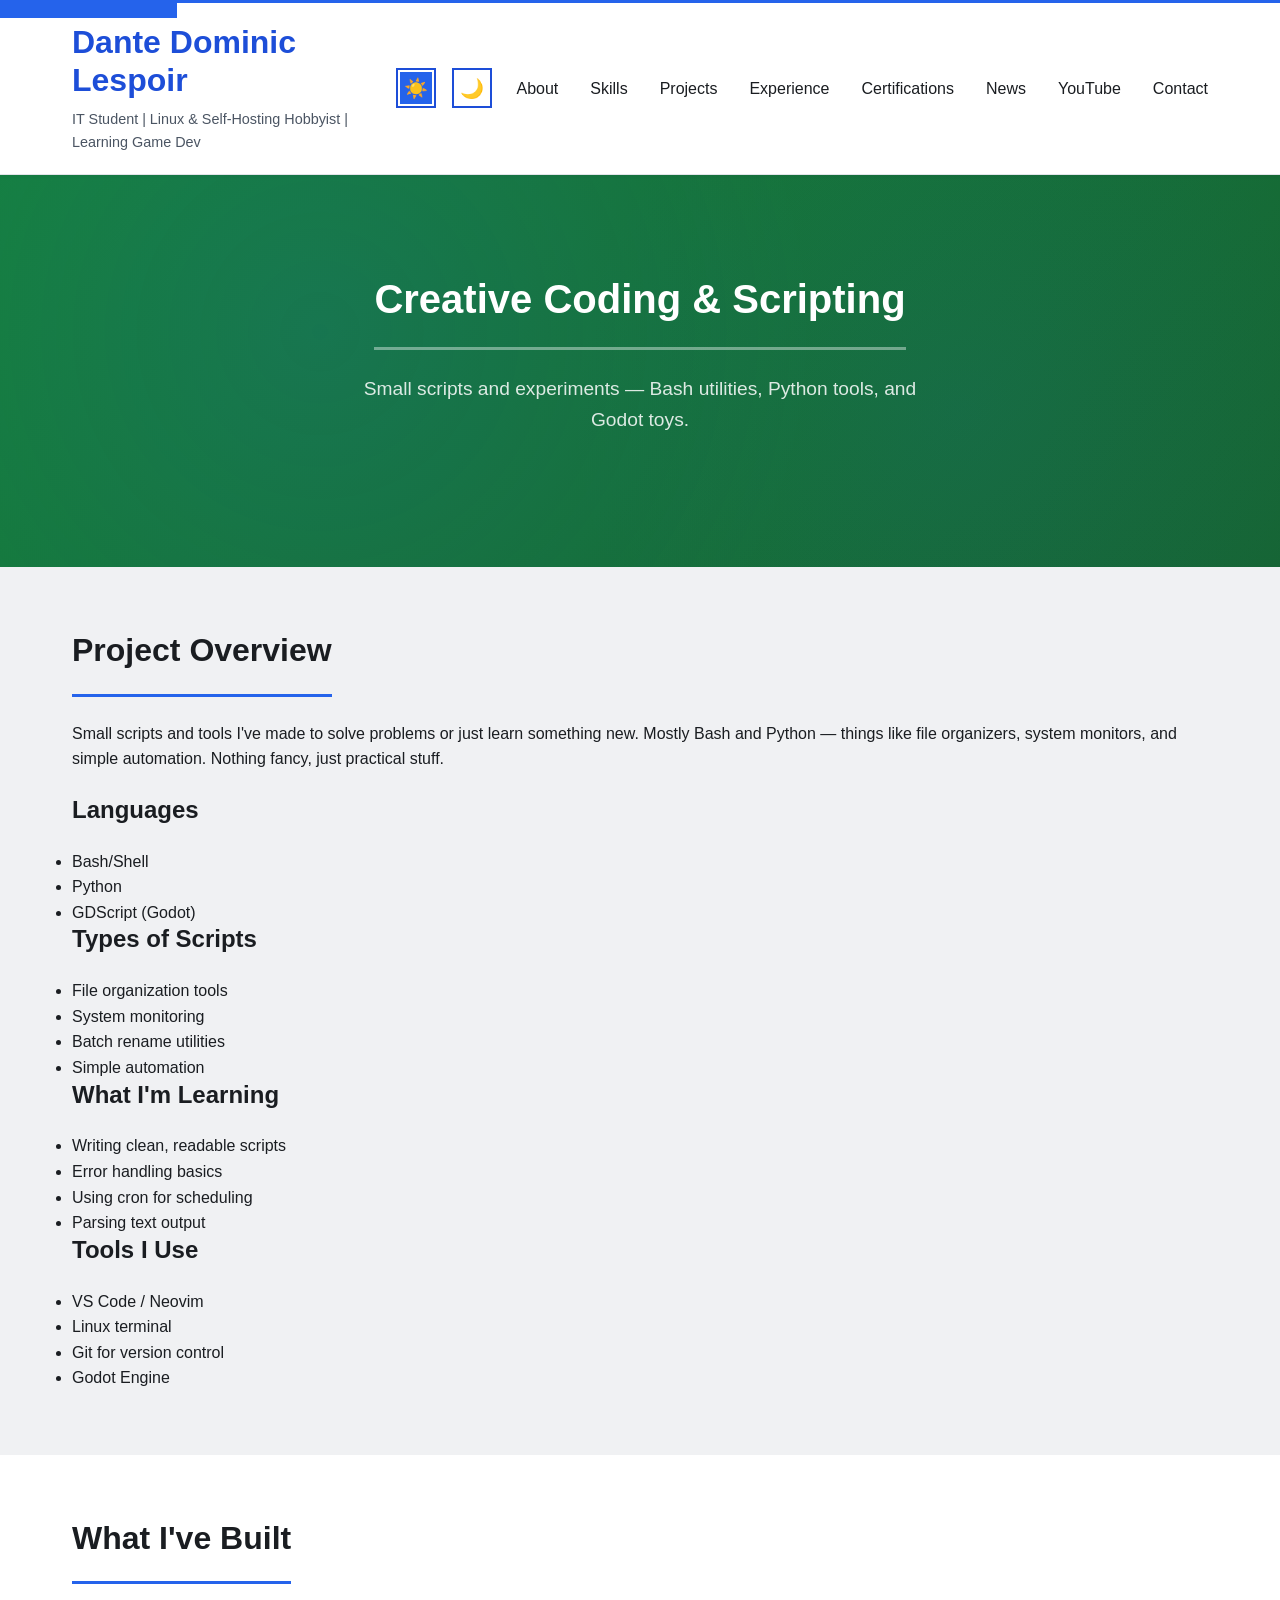
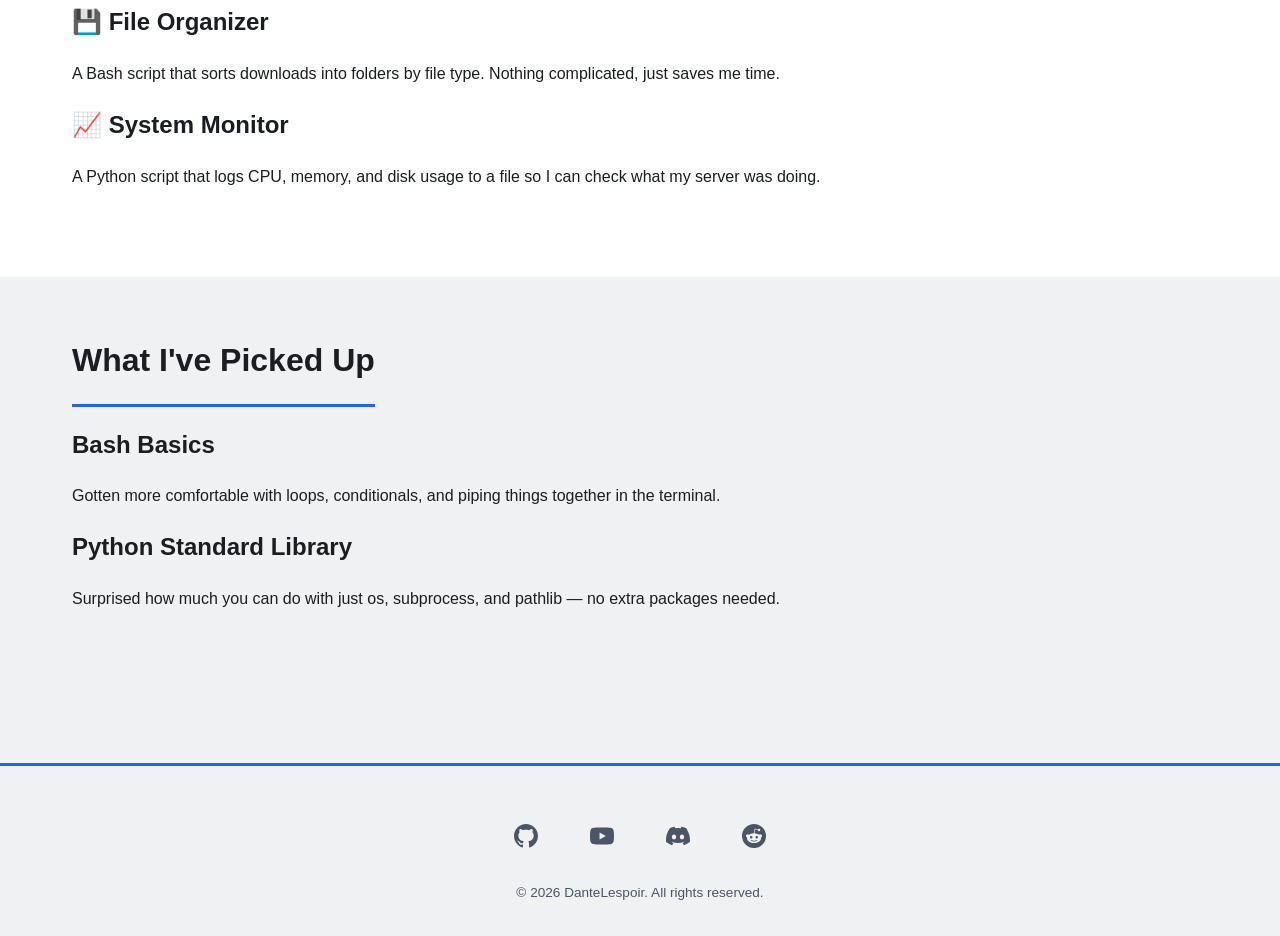
<file: project-creative-coding.html>
<!DOCTYPE html>
<html lang="en">
<head>
    <meta charset="UTF-8">
    <meta name="viewport" content="width=device-width, initial-scale=1.0">
    <meta name="description" content="Creative Coding and Scripting - Automation and innovative solutions.">
    <meta name="theme-color" content="#3498db">
    <title>Creative Coding - Dante's Portfolio</title>
    <link rel="stylesheet" href="styles.css?v=16">
    <meta name="robots" content="index, follow">
    <link rel="canonical" href="https://dantesit.github.io/Profolio/">
</head>

<body>
    <a href="index.html#main-content" class="skip-to-main">Skip to main content</a>

    <!-- top bar -->
    <header role="banner">
        <div class="header-container">
            <div class="logo-section">
                <h1>
                        <a href="index.html" style="color: inherit; text-decoration: none;">Dante Dominic Lespoir</a>
                </h1>
                <p class="tagline">IT Student | Linux &amp; Self-Hosting Hobbyist | Learning Game Dev</p>
            </div>

            <div class="theme-switcher" role="group" aria-label="Theme switcher">
                <button class="theme-btn" data-theme="default" aria-label="Default theme">☀️</button>
                <button class="theme-btn" data-theme="dark" aria-label="Dark theme">🌙</button>
            </div>

            <nav role="navigation" aria-label="Main navigation">
                <button class="menu-toggle" aria-label="Toggle navigation menu" aria-expanded="false">
                    <span></span>
                    <span></span>
                    <span></span>
                </button>
                <ul class="nav-menu">
                    <li><a href="index.html#about">About</a></li>
                    <li><a href="index.html#skills">Skills</a></li>
                    <li><a href="index.html#projects">Projects</a></li>
                    <li><a href="index.html#experience">Experience</a></li>
                    <li><a href="index.html#certifications">Certifications</a></li>
                    <li><a href="news.html">News</a></li>
                    <li><a href="youtube.html">YouTube</a></li>
                    <li><a href="index.html#contact">Contact</a></li>
                </ul>
            </nav>
        </div>
    </header>

    <main id="main-content" role="main">
        <!-- hero banner -->
        <section class="hero hero-bg-code" aria-labelledby="hero-title">
            <div class="hero-content">
                <h2 id="hero-title">Creative Coding & Scripting</h2>
                    <p>Small scripts and experiments — Bash utilities, Python tools, and Godot toys.</p>
            </div>
        </section>

        <section class="content-section" aria-labelledby="overview">
            <div class="container">
                <h2 id="overview">Project Overview</h2>
                <div class="project-detail">
                    <p>
                        Small scripts and tools I've made to solve problems or just learn something new. Mostly Bash and Python — things like file organizers, system monitors, and simple automation. Nothing fancy, just practical stuff.
                    </p>

                    <div class="project-info-grid">
                        <div class="info-box">
                            <h3>Languages</h3>
                            <ul>
                                <li>Bash/Shell</li>
                                <li>Python</li>
                                <li>GDScript (Godot)</li>
                            </ul>
                        </div>
                        <div class="info-box">
                            <h3>Types of Scripts</h3>
                            <ul>
                                <li>File organization tools</li>
                                <li>System monitoring</li>
                                <li>Batch rename utilities</li>
                                <li>Simple automation</li>
                            </ul>
                        </div>
                        <div class="info-box">
                            <h3>What I'm Learning</h3>
                            <ul>
                                <li>Writing clean, readable scripts</li>
                                <li>Error handling basics</li>
                                <li>Using cron for scheduling</li>
                                <li>Parsing text output</li>
                            </ul>
                        </div>
                        <div class="info-box">
                            <h3>Tools I Use</h3>
                            <ul>
                                <li>VS Code / Neovim</li>
                                <li>Linux terminal</li>
                                <li>Git for version control</li>
                                <li>Godot Engine</li>
                            </ul>
                        </div>
                    </div>
                </div>
            </div>
        </section>

        <section class="content-section" aria-labelledby="features">
            <div class="container">
                <h2 id="features">What I've Built</h2>
                <div class="features-list">
                    <div class="feature-item">
                        <h3>&#128190; File Organizer</h3>
                        <p>
                            A Bash script that sorts downloads into folders by file type. Nothing complicated, just saves me time.
                        </p>
                    </div>
                    <div class="feature-item">
                        <h3>&#128200; System Monitor</h3>
                        <p>
                            A Python script that logs CPU, memory, and disk usage to a file so I can check what my server was doing.
                        </p>
                    </div>
                </div>
            </div>
        </section>

        <section class="content-section" aria-labelledby="learnings">
            <div class="container">
                <h2 id="learnings">What I've Picked Up</h2>
                <div class="learnings-grid">
                    <div class="learning-card">
                        <h3>Bash Basics</h3>
                        <p>Gotten more comfortable with loops, conditionals, and piping things together in the terminal.</p>
                    </div>
                    <div class="learning-card">
                        <h3>Python Standard Library</h3>
                        <p>Surprised how much you can do with just os, subprocess, and pathlib — no extra packages needed.</p>
                    </div>
                </div>
            </div>
        </section>
    </main>

    <!-- footer -->
    <footer role="contentinfo">
        <div class="container">
            <div class="footer-inner">
                <div class="footer-socials">
                    <a href="https://github.com/DanteSIT" target="_blank" rel="noopener" aria-label="GitHub">
                        <svg viewBox="0 0 24 24" width="24" height="24" fill="currentColor"><path d="M12 0C5.37 0 0 5.37 0 12c0 5.31 3.435 9.795 8.205 11.385.6.105.825-.255.825-.57 0-.285-.015-1.23-.015-2.235-3.015.555-3.795-.735-4.035-1.41-.135-.345-.72-1.41-1.23-1.695-.42-.225-1.02-.78-.015-.795.945-.015 1.62.87 1.845 1.23 1.08 1.815 2.805 1.305 3.495.99.105-.78.42-1.305.765-1.605-2.67-.3-5.46-1.335-5.46-5.925 0-1.305.465-2.385 1.23-3.225-.12-.3-.54-1.53.12-3.18 0 0 1.005-.315 3.3 1.23.96-.27 1.98-.405 3-.405s2.04.135 3 .405c2.295-1.56 3.3-1.23 3.3-1.23.66 1.65.24 2.88.12 3.18.765.84 1.23 1.905 1.23 3.225 0 4.605-2.805 5.625-5.475 5.925.435.375.81 1.095.81 2.22 0 1.605-.015 2.895-.015 3.3 0 .315.225.69.825.57A12.02 12.02 0 0024 12c0-6.63-5.37-12-12-12z"/></svg>
                    </a>
                    <a href="https://www.youtube.com/@dantelespoirsit" target="_blank" rel="noopener" aria-label="YouTube">
                        <svg viewBox="0 0 24 24" width="24" height="24" fill="currentColor"><path d="M23.498 6.186a3.016 3.016 0 00-2.122-2.136C19.505 3.546 12 3.546 12 3.546s-7.505 0-9.377.504A3.017 3.017 0 00.502 6.186C0 8.07 0 12 0 12s0 3.93.502 5.814a3.016 3.016 0 002.122 2.136c1.871.504 9.376.504 9.376.504s7.505 0 9.377-.504a3.015 3.015 0 002.122-2.136C24 15.93 24 12 24 12s0-3.93-.502-5.814zM9.545 15.568V8.432L15.818 12l-6.273 3.568z"/></svg>
                    </a>
                    <a href="https://discord.com/users/danlespoir" target="_blank" rel="noopener" aria-label="Discord">
                        <svg viewBox="0 0 24 24" width="24" height="24" fill="currentColor"><path d="M20.317 4.37a19.791 19.791 0 00-4.885-1.515.074.074 0 00-.079.037c-.21.375-.444.864-.608 1.25a18.27 18.27 0 00-5.487 0 12.64 12.64 0 00-.617-1.25.077.077 0 00-.079-.037A19.736 19.736 0 003.677 4.37a.07.07 0 00-.032.027C.533 9.046-.32 13.58.099 18.057a.082.082 0 00.031.057 19.9 19.9 0 005.993 3.03.078.078 0 00.084-.028c.462-.63.874-1.295 1.226-1.994a.076.076 0 00-.041-.106 13.107 13.107 0 01-1.872-.892.077.077 0 01-.008-.128 10.2 10.2 0 00.372-.292.074.074 0 01.077-.01c3.928 1.793 8.18 1.793 12.062 0a.074.074 0 01.078.01c.12.098.246.198.373.292a.077.077 0 01-.006.127 12.299 12.299 0 01-1.873.892.077.077 0 00-.041.107c.36.698.772 1.362 1.225 1.993a.076.076 0 00.084.028 19.839 19.839 0 006.002-3.03.077.077 0 00.032-.054c.5-5.177-.838-9.674-3.549-13.66a.061.061 0 00-.031-.03zM8.02 15.33c-1.183 0-2.157-1.085-2.157-2.419 0-1.333.956-2.419 2.157-2.419 1.21 0 2.176 1.096 2.157 2.42 0 1.333-.956 2.418-2.157 2.418zm7.975 0c-1.183 0-2.157-1.085-2.157-2.419 0-1.333.955-2.419 2.157-2.419 1.21 0 2.176 1.096 2.157 2.42 0 1.333-.946 2.418-2.157 2.418z"/></svg>
                    </a>
                    <a href="https://www.reddit.com/user/dante-lp" target="_blank" rel="noopener" aria-label="Reddit">
                        <svg viewBox="0 0 24 24" width="24" height="24" fill="currentColor"><path d="M12 0A12 12 0 0 0 0 12a12 12 0 0 0 12 12 12 12 0 0 0 12-12A12 12 0 0 0 12 0zm5.01 4.744c.688 0 1.25.561 1.25 1.249a1.25 1.25 0 0 1-2.498.056l-2.597-.547-.8 3.747c1.824.07 3.48.632 4.674 1.488.308-.309.73-.491 1.207-.491.968 0 1.754.786 1.754 1.754 0 .716-.435 1.333-1.01 1.614a3.111 3.111 0 0 1 .042.52c0 2.694-3.13 4.87-7.004 4.87-3.874 0-7.004-2.176-7.004-4.87 0-.183.015-.366.043-.534A1.748 1.748 0 0 1 4.028 12c0-.968.786-1.754 1.754-1.754.463 0 .898.196 1.207.49 1.207-.883 2.878-1.43 4.744-1.487l.885-4.182a.342.342 0 0 1 .14-.197.35.35 0 0 1 .238-.042l2.906.617a1.214 1.214 0 0 1 1.108-.701zM9.25 12C8.561 12 8 12.562 8 13.25c0 .687.561 1.248 1.25 1.248.687 0 1.248-.561 1.248-1.249 0-.688-.561-1.249-1.249-1.249zm5.5 0c-.687 0-1.248.561-1.248 1.25 0 .687.561 1.248 1.249 1.248.688 0 1.249-.561 1.249-1.249 0-.687-.562-1.249-1.25-1.249zm-5.466 3.99a.327.327 0 0 0-.231.094.33.33 0 0 0 0 .463c.842.842 2.484.913 2.961.913.477 0 2.105-.056 2.961-.913a.361.361 0 0 0 .029-.463.33.33 0 0 0-.464 0c-.547.533-1.684.73-2.512.73-.828 0-1.979-.196-2.512-.73a.326.326 0 0 0-.232-.095z"/></svg>
                    </a>
                </div>
                <p>&copy; 2026 DanteLespoir. All rights reserved.</p>
            </div>
        </div>
    </footer>

    <script src="script.js?v=6"></script>
</body>
</html>
</file>
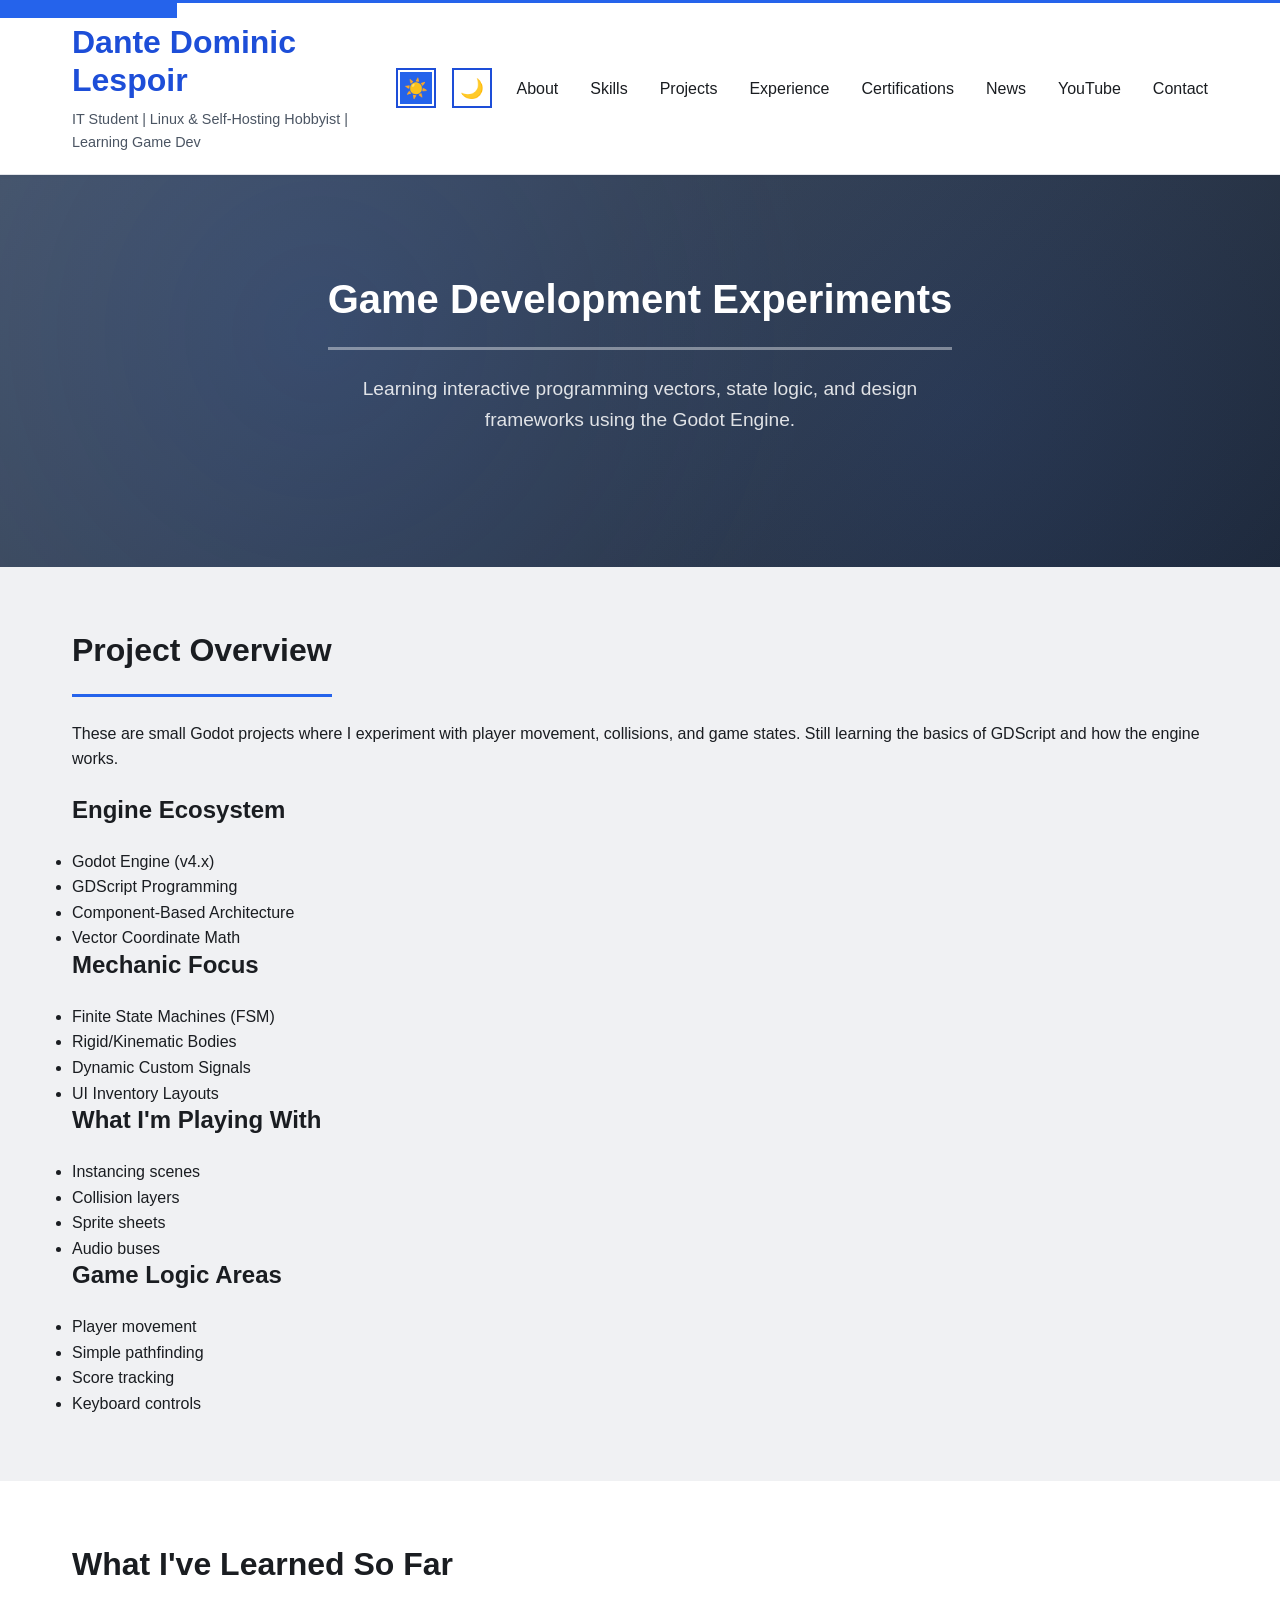
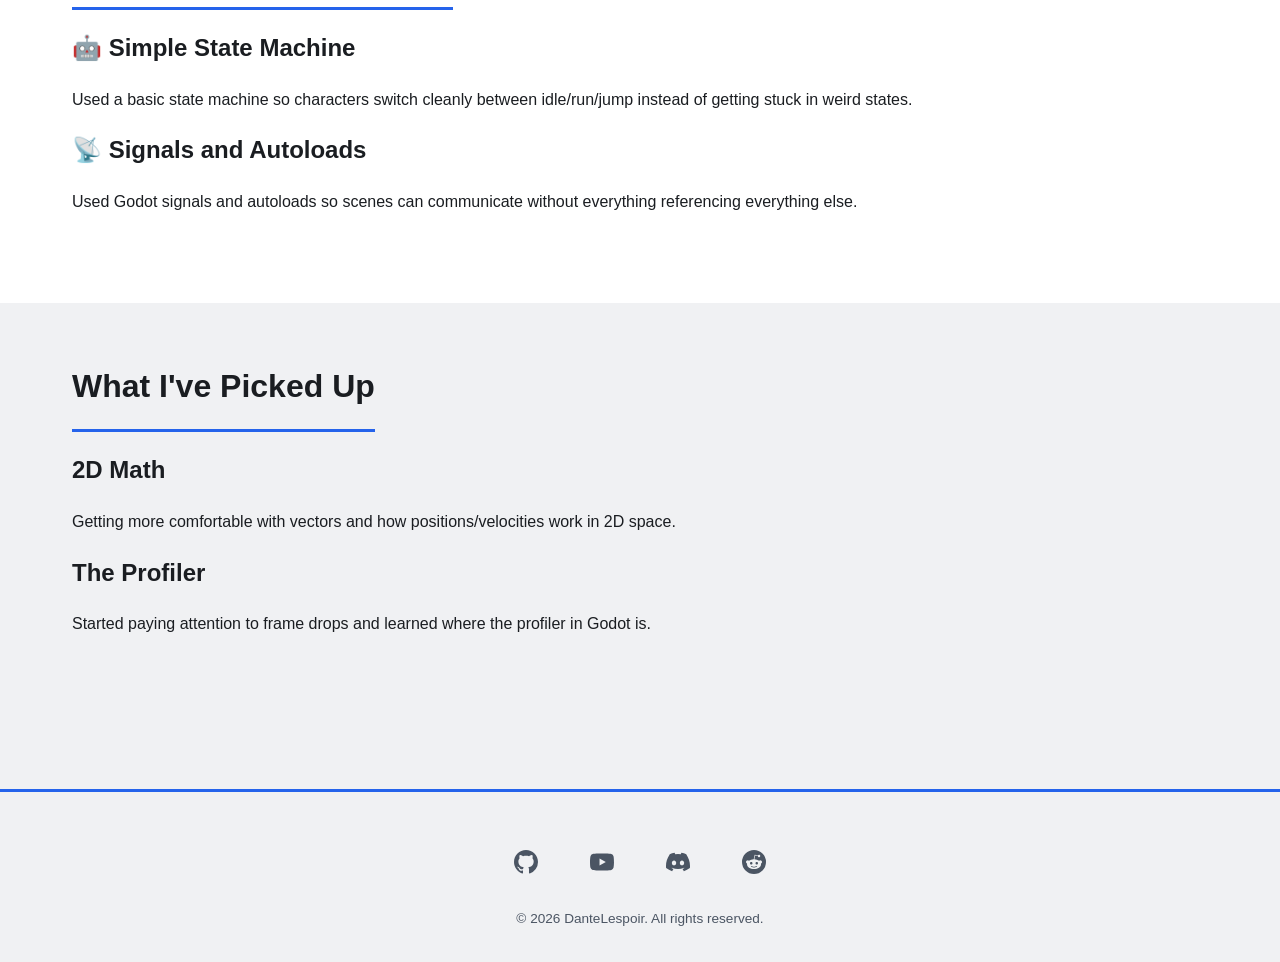
<file: project-game-development.html>
<!DOCTYPE html>
<html lang="en">
<head>
    <meta charset="UTF-8">
    <meta name="viewport" content="width=device-width, initial-scale=1.0">
    <meta name="description" content="Game Development Experiments - Prototyping with Godot engine and GDScript.">
    <meta name="theme-color" content="#3498db">
    <title>Game Development - Dante's Portfolio</title>
    <link rel="stylesheet" href="styles.css?v=16">
    <meta name="robots" content="index, follow">
    <link rel="canonical" href="https://dantesit.github.io/Profolio/">
</head>

<body>
    <a href="index.html#main-content" class="skip-to-main">Skip to main content</a>

    <!-- top bar -->
    <header role="banner">
        <div class="header-container">
            <div class="logo-section">
                <h1>
                        <a href="index.html" style="color: inherit; text-decoration: none;">Dante Dominic Lespoir</a>
                </h1>
                <p class="tagline">IT Student | Linux &amp; Self-Hosting Hobbyist | Learning Game Dev</p>
            </div>

            <div class="theme-switcher" role="group" aria-label="Theme switcher">
                <button class="theme-btn" data-theme="default" aria-label="Default theme">☀️</button>
                <button class="theme-btn" data-theme="dark" aria-label="Dark theme">🌙</button>
            </div>

            <nav role="navigation" aria-label="Main navigation">
                <button class="menu-toggle" aria-label="Toggle navigation menu" aria-expanded="false">
                    <span></span>
                    <span></span>
                    <span></span>
                </button>
                <ul class="nav-menu">
                    <li><a href="index.html#about">About</a></li>
                    <li><a href="index.html#skills">Skills</a></li>
                    <li><a href="index.html#projects">Projects</a></li>
                    <li><a href="index.html#experience">Experience</a></li>
                    <li><a href="index.html#certifications">Certifications</a></li>
                    <li><a href="news.html">News</a></li>
                    <li><a href="youtube.html">YouTube</a></li>
                    <li><a href="index.html#contact">Contact</a></li>
                </ul>
            </nav>
        </div>
    </header>

    <main id="main-content" role="main">
        <!-- hero banner -->
        <section class="hero hero-bg-game" aria-labelledby="hero-title">
            <div class="hero-content">
                <h2 id="hero-title">Game Development Experiments</h2>
                    <p>Learning interactive programming vectors, state logic, and design frameworks using the Godot Engine.</p>
            </div>
        </section>

        <section class="content-section" aria-labelledby="overview">
            <div class="container">
                <h2 id="overview">Project Overview</h2>
                <div class="project-detail">
                    <p>
                        These are small Godot projects where I experiment with player movement, collisions, and game states. Still learning the basics of GDScript and how the engine works.
                    </p>

                    <div class="project-info-grid">
                        <div class="info-box">
                            <h3>Engine Ecosystem</h3>
                            <ul>
                                <li>Godot Engine (v4.x)</li>
                                <li>GDScript Programming</li>
                                <li>Component-Based Architecture</li>
                                <li>Vector Coordinate Math</li>
                            </ul>
                        </div>
                        <div class="info-box">
                            <h3>Mechanic Focus</h3>
                            <ul>
                                <li>Finite State Machines (FSM)</li>
                                <li>Rigid/Kinematic Bodies</li>
                                <li>Dynamic Custom Signals</li>
                                <li>UI Inventory Layouts</li>
                            </ul>
                        </div>
                        <div class="info-box">
                            <h3>What I'm Playing With</h3>
                            <ul>
                                <li>Instancing scenes</li>
                                <li>Collision layers</li>
                                <li>Sprite sheets</li>
                                <li>Audio buses</li>
                            </ul>
                        </div>
                        <div class="info-box">
                            <h3>Game Logic Areas</h3>
                            <ul>
                                <li>Player movement</li>
                                <li>Simple pathfinding</li>
                                <li>Score tracking</li>
                                <li>Keyboard controls</li>
                            </ul>
                        </div>
                    </div>
                </div>
            </div>
        </section>

        <section class="content-section" aria-labelledby="features">
            <div class="container">
                <h2 id="features">What I've Learned So Far</h2>
                <div class="features-list">
                    <div class="feature-item">
                        <h3>&#129302; Simple State Machine</h3>
                        <p>
                            Used a basic state machine so characters switch cleanly between idle/run/jump instead of getting stuck in weird states.
                        </p>
                    </div>
                    <div class="feature-item">
                        <h3>&#128225; Signals and Autoloads</h3>
                        <p>
                            Used Godot signals and autoloads so scenes can communicate without everything referencing everything else.
                        </p>
                    </div>
                </div>
            </div>
        </section>

        <section class="content-section" aria-labelledby="learnings">
            <div class="container">
                <h2 id="learnings">What I've Picked Up</h2>
                <div class="learnings-grid">
                    <div class="learning-card">
                        <h3>2D Math</h3>
                        <p>Getting more comfortable with vectors and how positions/velocities work in 2D space.</p>
                    </div>
                    <div class="learning-card">
                        <h3>The Profiler</h3>
                        <p>Started paying attention to frame drops and learned where the profiler in Godot is.</p>
                    </div>
                </div>
            </div>
        </section>
    </main>

    <!-- footer -->
    <footer role="contentinfo">
        <div class="container">
            <div class="footer-inner">
                <div class="footer-socials">
                    <a href="https://github.com/DanteSIT" target="_blank" rel="noopener" aria-label="GitHub">
                        <svg viewBox="0 0 24 24" width="24" height="24" fill="currentColor"><path d="M12 0C5.37 0 0 5.37 0 12c0 5.31 3.435 9.795 8.205 11.385.6.105.825-.255.825-.57 0-.285-.015-1.23-.015-2.235-3.015.555-3.795-.735-4.035-1.41-.135-.345-.72-1.41-1.23-1.695-.42-.225-1.02-.78-.015-.795.945-.015 1.62.87 1.845 1.23 1.08 1.815 2.805 1.305 3.495.99.105-.78.42-1.305.765-1.605-2.67-.3-5.46-1.335-5.46-5.925 0-1.305.465-2.385 1.23-3.225-.12-.3-.54-1.53.12-3.18 0 0 1.005-.315 3.3 1.23.96-.27 1.98-.405 3-.405s2.04.135 3 .405c2.295-1.56 3.3-1.23 3.3-1.23.66 1.65.24 2.88.12 3.18.765.84 1.23 1.905 1.23 3.225 0 4.605-2.805 5.625-5.475 5.925.435.375.81 1.095.81 2.22 0 1.605-.015 2.895-.015 3.3 0 .315.225.69.825.57A12.02 12.02 0 0024 12c0-6.63-5.37-12-12-12z"/></svg>
                    </a>
                    <a href="https://www.youtube.com/@dantelespoirsit" target="_blank" rel="noopener" aria-label="YouTube">
                        <svg viewBox="0 0 24 24" width="24" height="24" fill="currentColor"><path d="M23.498 6.186a3.016 3.016 0 00-2.122-2.136C19.505 3.546 12 3.546 12 3.546s-7.505 0-9.377.504A3.017 3.017 0 00.502 6.186C0 8.07 0 12 0 12s0 3.93.502 5.814a3.016 3.016 0 002.122 2.136c1.871.504 9.376.504 9.376.504s7.505 0 9.377-.504a3.015 3.015 0 002.122-2.136C24 15.93 24 12 24 12s0-3.93-.502-5.814zM9.545 15.568V8.432L15.818 12l-6.273 3.568z"/></svg>
                    </a>
                    <a href="https://discord.com/users/danlespoir" target="_blank" rel="noopener" aria-label="Discord">
                        <svg viewBox="0 0 24 24" width="24" height="24" fill="currentColor"><path d="M20.317 4.37a19.791 19.791 0 00-4.885-1.515.074.074 0 00-.079.037c-.21.375-.444.864-.608 1.25a18.27 18.27 0 00-5.487 0 12.64 12.64 0 00-.617-1.25.077.077 0 00-.079-.037A19.736 19.736 0 003.677 4.37a.07.07 0 00-.032.027C.533 9.046-.32 13.58.099 18.057a.082.082 0 00.031.057 19.9 19.9 0 005.993 3.03.078.078 0 00.084-.028c.462-.63.874-1.295 1.226-1.994a.076.076 0 00-.041-.106 13.107 13.107 0 01-1.872-.892.077.077 0 01-.008-.128 10.2 10.2 0 00.372-.292.074.074 0 01.077-.01c3.928 1.793 8.18 1.793 12.062 0a.074.074 0 01.078.01c.12.098.246.198.373.292a.077.077 0 01-.006.127 12.299 12.299 0 01-1.873.892.077.077 0 00-.041.107c.36.698.772 1.362 1.225 1.993a.076.076 0 00.084.028 19.839 19.839 0 006.002-3.03.077.077 0 00.032-.054c.5-5.177-.838-9.674-3.549-13.66a.061.061 0 00-.031-.03zM8.02 15.33c-1.183 0-2.157-1.085-2.157-2.419 0-1.333.956-2.419 2.157-2.419 1.21 0 2.176 1.096 2.157 2.42 0 1.333-.956 2.418-2.157 2.418zm7.975 0c-1.183 0-2.157-1.085-2.157-2.419 0-1.333.955-2.419 2.157-2.419 1.21 0 2.176 1.096 2.157 2.42 0 1.333-.946 2.418-2.157 2.418z"/></svg>
                    </a>
                    <a href="https://www.reddit.com/user/dante-lp" target="_blank" rel="noopener" aria-label="Reddit">
                        <svg viewBox="0 0 24 24" width="24" height="24" fill="currentColor"><path d="M12 0A12 12 0 0 0 0 12a12 12 0 0 0 12 12 12 12 0 0 0 12-12A12 12 0 0 0 12 0zm5.01 4.744c.688 0 1.25.561 1.25 1.249a1.25 1.25 0 0 1-2.498.056l-2.597-.547-.8 3.747c1.824.07 3.48.632 4.674 1.488.308-.309.73-.491 1.207-.491.968 0 1.754.786 1.754 1.754 0 .716-.435 1.333-1.01 1.614a3.111 3.111 0 0 1 .042.52c0 2.694-3.13 4.87-7.004 4.87-3.874 0-7.004-2.176-7.004-4.87 0-.183.015-.366.043-.534A1.748 1.748 0 0 1 4.028 12c0-.968.786-1.754 1.754-1.754.463 0 .898.196 1.207.49 1.207-.883 2.878-1.43 4.744-1.487l.885-4.182a.342.342 0 0 1 .14-.197.35.35 0 0 1 .238-.042l2.906.617a1.214 1.214 0 0 1 1.108-.701zM9.25 12C8.561 12 8 12.562 8 13.25c0 .687.561 1.248 1.25 1.248.687 0 1.248-.561 1.248-1.249 0-.688-.561-1.249-1.249-1.249zm5.5 0c-.687 0-1.248.561-1.248 1.25 0 .687.561 1.248 1.249 1.248.688 0 1.249-.561 1.249-1.249 0-.687-.562-1.249-1.25-1.249zm-5.466 3.99a.327.327 0 0 0-.231.094.33.33 0 0 0 0 .463c.842.842 2.484.913 2.961.913.477 0 2.105-.056 2.961-.913a.361.361 0 0 0 .029-.463.33.33 0 0 0-.464 0c-.547.533-1.684.73-2.512.73-.828 0-1.979-.196-2.512-.73a.326.326 0 0 0-.232-.095z"/></svg>
                    </a>
                </div>
                <p>&copy; 2026 DanteLespoir. All rights reserved.</p>
            </div>
        </div>
    </footer>

    <script src="script.js?v=6"></script>
</body>
</html>
</file>
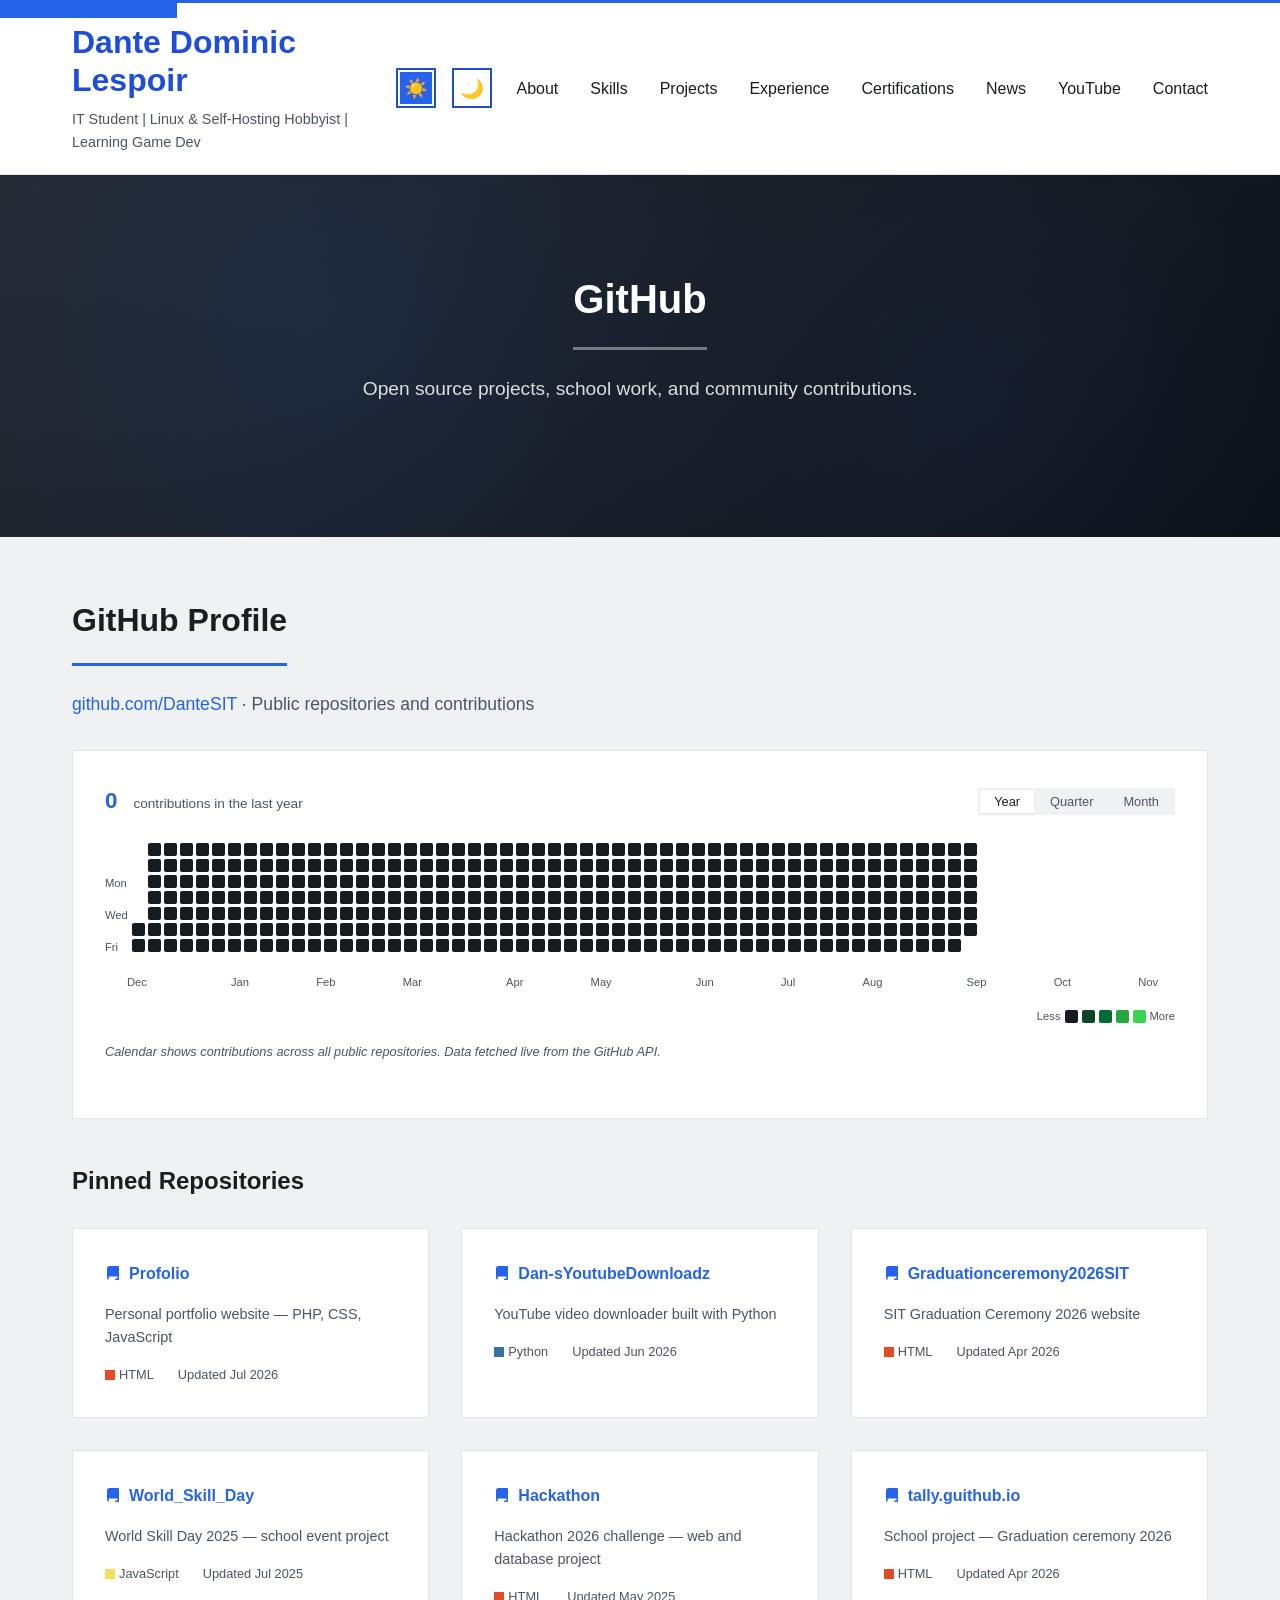
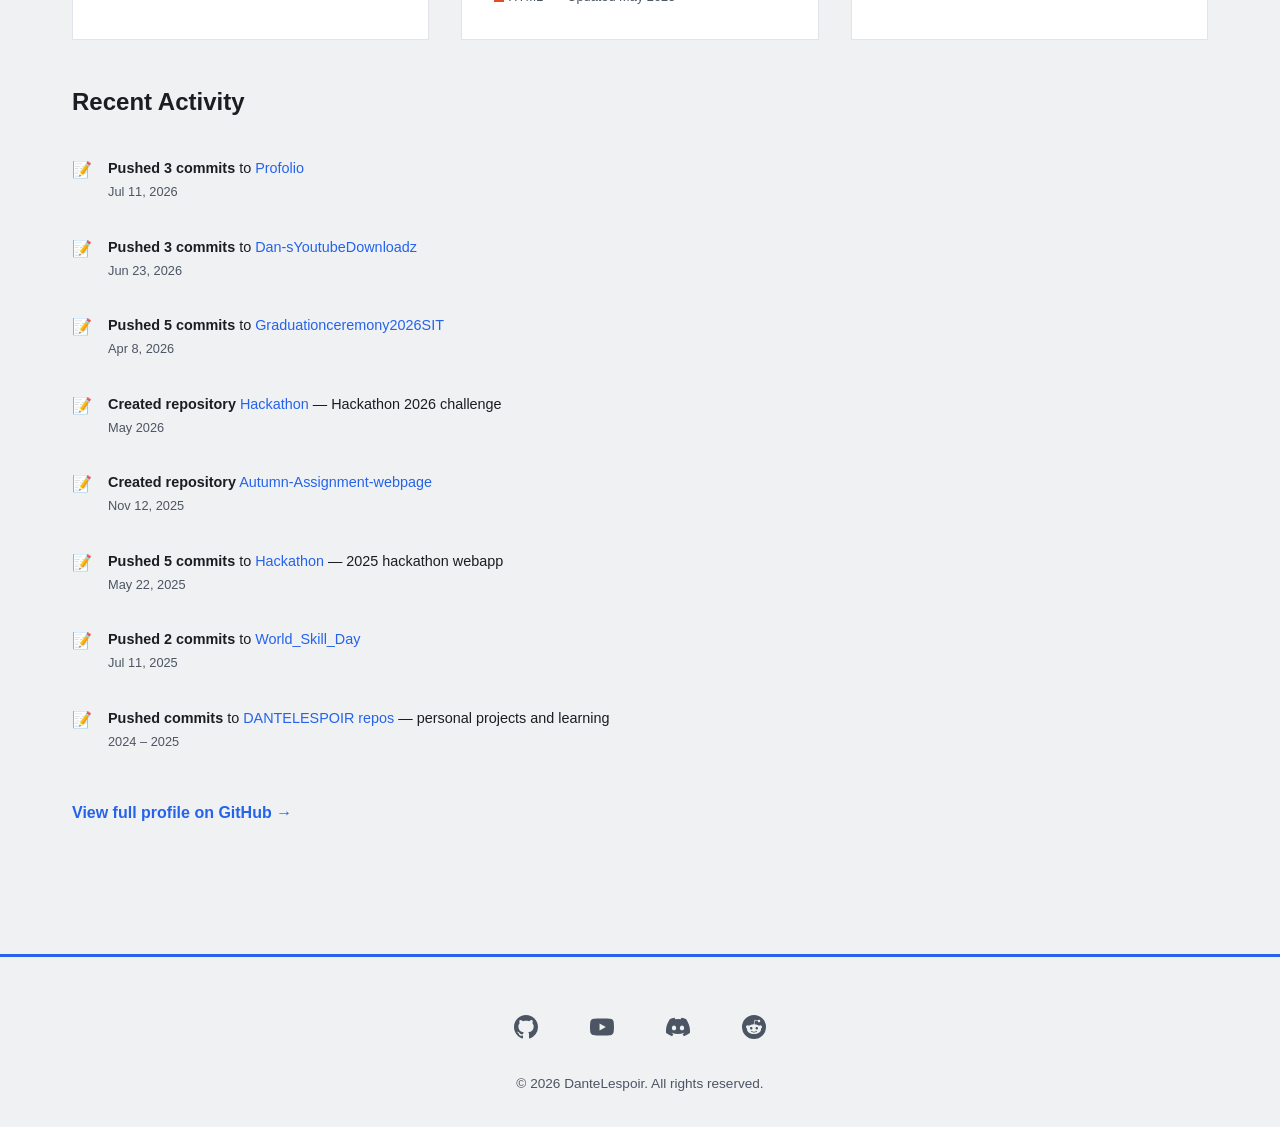
<file: project-github.html>
<!DOCTYPE html>
<html lang="en">
<head>
    <meta charset="UTF-8">
    <meta name="viewport" content="width=device-width, initial-scale=1.0">
    <meta name="description" content="Open source projects, contributions, and commit history by Dante Lespoir.">
    <meta name="theme-color" content="#3498db">
    <title>GitHub - Dante Lespoir</title>
    <link rel="stylesheet" href="styles.css?v=16">
    <meta name="robots" content="index, follow">
    <link rel="canonical" href="https://dantesit.github.io/Profolio/">
</head>

<body>
    <a href="index.html#main-content" class="skip-to-main">Skip to main content</a>

    <!-- top bar -->
    <header role="banner">
        <div class="header-container">
            <div class="logo-section">
                <h1>
                        <a href="index.html" style="color: inherit; text-decoration: none;">Dante Dominic Lespoir</a>
                </h1>
                <p class="tagline">IT Student | Linux &amp; Self-Hosting Hobbyist | Learning Game Dev</p>
            </div>

            <div class="theme-switcher" role="group" aria-label="Theme switcher">
                <button class="theme-btn" data-theme="default" aria-label="Default theme">☀️</button>
                <button class="theme-btn" data-theme="dark" aria-label="Dark theme">🌙</button>
            </div>

            <nav role="navigation" aria-label="Main navigation">
                <button class="menu-toggle" aria-label="Toggle navigation menu" aria-expanded="false">
                    <span></span>
                    <span></span>
                    <span></span>
                </button>
                <ul class="nav-menu">
                    <li><a href="index.html#about">About</a></li>
                    <li><a href="index.html#skills">Skills</a></li>
                    <li><a href="index.html#projects">Projects</a></li>
                    <li><a href="index.html#experience">Experience</a></li>
                    <li><a href="index.html#certifications">Certifications</a></li>
                    <li><a href="news.html">News</a></li>
                    <li><a href="youtube.html">YouTube</a></li>
                    <li><a href="index.html#contact">Contact</a></li>
                </ul>
            </nav>
        </div>
    </header>

    <main id="main-content" role="main">
        <!-- hero banner -->
        <section class="hero hero-bg-github" aria-labelledby="hero-title">
            <div class="hero-content">
                <h2 id="hero-title">GitHub</h2>
                    <p>Open source projects, school work, and community contributions.</p>
            </div>
        </section>

        <!-- github profile -->
        <section class="content-section" aria-labelledby="gh-title">
            <div class="container">
                <h2 id="gh-title">GitHub Profile</h2>
                <p class="section-subtitle">
                    <a href="https://github.com/DanteSIT" target="_blank" rel="noopener">github.com/DanteSIT</a>
                    &middot; Public repositories and contributions
                </p>

                <!-- contribution calendar -->
                <div class="gh-calendar-wrap">
                    <div class="gh-calendar-header">
                        <div class="gh-calendar-stats">
                            <span class="gh-stat-count" id="total-commits">--</span>
                            <span class="gh-stat-label">contributions in the last year</span>
                        </div>
                        <div class="gh-calendar-controls">
                            <button class="gh-cal-btn active" data-view="year">Year</button>
                            <button class="gh-cal-btn" data-view="quarter">Quarter</button>
                            <button class="gh-cal-btn" data-view="month">Month</button>
                        </div>
                    </div>
                    <div class="gh-calendar" id="gh-calendar">
                        <div class="gh-cal-loading">Loading contributions...</div>
                    </div>
                    <div class="gh-calendar-legend">
                        <span>Less</span>
                        <span class="gh-legend-box" style="background:#161b22"></span>
                        <span class="gh-legend-box" style="background:#0e4429"></span>
                        <span class="gh-legend-box" style="background:#006d32"></span>
                        <span class="gh-legend-box" style="background:#26a641"></span>
                        <span class="gh-legend-box" style="background:#39d353"></span>
                        <span>More</span>
                    </div>
                    <p class="gh-calendar-note">Calendar shows contributions across all public repositories. Data fetched live from the GitHub API.</p>
                </div>

                <!-- pinned repos -->
                <h3 style="margin-top:var(--xl); border:none;">Pinned Repositories</h3>
                <div class="gh-repos">
                    <div class="gh-repo">
                        <div class="gh-repo-head">
                            <svg viewBox="0 0 16 16" width="16" height="16" fill="currentColor"><path d="M2 2.5A2.5 2.5 0 014.5 0h8.75a.75.75 0 01.75.75v12.5a.75.75 0 01-.75.75h-2.5a.75.75 0 110-1.5h1.75v-2h-8a1 1 0 00-.714 1.7.75.75 0 01-1.072 1.05A2.495 2.495 0 012 11.5v-9z"/></svg>
                            <a href="https://github.com/DanteSIT/Profolio" target="_blank" rel="noopener">Profolio</a>
                        </div>
                        <p class="gh-repo-desc">Personal portfolio website — PHP, CSS, JavaScript</p>
                        <div class="gh-repo-meta">
                            <span class="gh-lang"><span class="gh-dot" style="background:#e34c26"></span>HTML</span>
                            <span>Updated Jul 2026</span>
                        </div>
                    </div>

                    <div class="gh-repo">
                        <div class="gh-repo-head">
                            <svg viewBox="0 0 16 16" width="16" height="16" fill="currentColor"><path d="M2 2.5A2.5 2.5 0 014.5 0h8.75a.75.75 0 01.75.75v12.5a.75.75 0 01-.75.75h-2.5a.75.75 0 110-1.5h1.75v-2h-8a1 1 0 00-.714 1.7.75.75 0 01-1.072 1.05A2.495 2.495 0 012 11.5v-9z"/></svg>
                            <a href="https://github.com/DanteSIT/Dan-sYoutubeDownloadz" target="_blank" rel="noopener">Dan-sYoutubeDownloadz</a>
                        </div>
                        <p class="gh-repo-desc">YouTube video downloader built with Python</p>
                        <div class="gh-repo-meta">
                            <span class="gh-lang"><span class="gh-dot" style="background:#3572A5"></span>Python</span>
                            <span>Updated Jun 2026</span>
                        </div>
                    </div>

                    <div class="gh-repo">
                        <div class="gh-repo-head">
                            <svg viewBox="0 0 16 16" width="16" height="16" fill="currentColor"><path d="M2 2.5A2.5 2.5 0 014.5 0h8.75a.75.75 0 01.75.75v12.5a.75.75 0 01-.75.75h-2.5a.75.75 0 110-1.5h1.75v-2h-8a1 1 0 00-.714 1.7.75.75 0 01-1.072 1.05A2.495 2.495 0 012 11.5v-9z"/></svg>
                            <a href="https://github.com/DanteSIT/Graduationceremony2026SIT.github.io" target="_blank" rel="noopener">Graduationceremony2026SIT</a>
                        </div>
                        <p class="gh-repo-desc">SIT Graduation Ceremony 2026 website</p>
                        <div class="gh-repo-meta">
                            <span class="gh-lang"><span class="gh-dot" style="background:#e34c26"></span>HTML</span>
                            <span>Updated Apr 2026</span>
                        </div>
                    </div>

                    <div class="gh-repo">
                        <div class="gh-repo-head">
                            <svg viewBox="0 0 16 16" width="16" height="16" fill="currentColor"><path d="M2 2.5A2.5 2.5 0 014.5 0h8.75a.75.75 0 01.75.75v12.5a.75.75 0 01-.75.75h-2.5a.75.75 0 110-1.5h1.75v-2h-8a1 1 0 00-.714 1.7.75.75 0 01-1.072 1.05A2.495 2.495 0 012 11.5v-9z"/></svg>
                            <a href="https://github.com/DanteSIT/World_Skill_Day" target="_blank" rel="noopener">World_Skill_Day</a>
                        </div>
                        <p class="gh-repo-desc">World Skill Day 2025 — school event project</p>
                        <div class="gh-repo-meta">
                            <span class="gh-lang"><span class="gh-dot" style="background:#f1e05a"></span>JavaScript</span>
                            <span>Updated Jul 2025</span>
                        </div>
                    </div>

                    <div class="gh-repo">
                        <div class="gh-repo-head">
                            <svg viewBox="0 0 16 16" width="16" height="16" fill="currentColor"><path d="M2 2.5A2.5 2.5 0 014.5 0h8.75a.75.75 0 01.75.75v12.5a.75.75 0 01-.75.75h-2.5a.75.75 0 110-1.5h1.75v-2h-8a1 1 0 00-.714 1.7.75.75 0 01-1.072 1.05A2.495 2.495 0 012 11.5v-9z"/></svg>
                            <a href="https://github.com/DanteSIT/Hackathon" target="_blank" rel="noopener">Hackathon</a>
                        </div>
                        <p class="gh-repo-desc">Hackathon 2026 challenge — web and database project</p>
                        <div class="gh-repo-meta">
                            <span class="gh-lang"><span class="gh-dot" style="background:#e34c26"></span>HTML</span>
                            <span>Updated May 2025</span>
                        </div>
                    </div>

                    <div class="gh-repo">
                        <div class="gh-repo-head">
                            <svg viewBox="0 0 16 16" width="16" height="16" fill="currentColor"><path d="M2 2.5A2.5 2.5 0 014.5 0h8.75a.75.75 0 01.75.75v12.5a.75.75 0 01-.75.75h-2.5a.75.75 0 110-1.5h1.75v-2h-8a1 1 0 00-.714 1.7.75.75 0 01-1.072 1.05A2.495 2.495 0 012 11.5v-9z"/></svg>
                            <a href="https://github.com/DanteSIT/tally.guithub.io" target="_blank" rel="noopener">tally.guithub.io</a>
                        </div>
                        <p class="gh-repo-desc">School project — Graduation ceremony 2026</p>
                        <div class="gh-repo-meta">
                            <span class="gh-lang"><span class="gh-dot" style="background:#e34c26"></span>HTML</span>
                            <span>Updated Apr 2026</span>
                        </div>
                    </div>
                </div>

                <!-- contribution activity -->
                <h3 style="margin-top:var(--xl); border:none;">Recent Activity</h3>
                <div class="gh-activity" id="gh-activity">
                    <div class="gh-event">
                        <span class="gh-event-icon">&#128221;</span>
                        <div>
                            <strong>Pushed 3 commits</strong> to <a href="https://github.com/DanteSIT/Profolio" target="_blank">Profolio</a>
                            <span class="gh-event-date">Jul 11, 2026</span>
                        </div>
                    </div>
                    <div class="gh-event">
                        <span class="gh-event-icon">&#128221;</span>
                        <div>
                            <strong>Pushed 3 commits</strong> to <a href="https://github.com/DanteSIT/Dan-sYoutubeDownloadz" target="_blank">Dan-sYoutubeDownloadz</a>
                            <span class="gh-event-date">Jun 23, 2026</span>
                        </div>
                    </div>
                    <div class="gh-event">
                        <span class="gh-event-icon">&#128221;</span>
                        <div>
                            <strong>Pushed 5 commits</strong> to <a href="https://github.com/DanteSIT/Graduationceremony2026SIT.github.io" target="_blank">Graduationceremony2026SIT</a>
                            <span class="gh-event-date">Apr 8, 2026</span>
                        </div>
                    </div>
                    <div class="gh-event">
                        <span class="gh-event-icon">&#128221;</span>
                        <div>
                            <strong>Created repository</strong> <a href="https://github.com/DanteSIT/Hackathon" target="_blank">Hackathon</a> &mdash; Hackathon 2026 challenge
                            <span class="gh-event-date">May 2026</span>
                        </div>
                    </div>
                    <div class="gh-event">
                        <span class="gh-event-icon">&#128221;</span>
                        <div>
                            <strong>Created repository</strong> <a href="https://github.com/DanteSIT/Autumn-Assignment-webpage" target="_blank">Autumn-Assignment-webpage</a>
                            <span class="gh-event-date">Nov 12, 2025</span>
                        </div>
                    </div>
                    <div class="gh-event">
                        <span class="gh-event-icon">&#128221;</span>
                        <div>
                            <strong>Pushed 5 commits</strong> to <a href="https://github.com/DanteSIT/Hackathon" target="_blank">Hackathon</a> &mdash; 2025 hackathon webapp
                            <span class="gh-event-date">May 22, 2025</span>
                        </div>
                    </div>
                    <div class="gh-event">
                        <span class="gh-event-icon">&#128221;</span>
                        <div>
                            <strong>Pushed 2 commits</strong> to <a href="https://github.com/DanteSIT/World_Skill_Day" target="_blank">World_Skill_Day</a>
                            <span class="gh-event-date">Jul 11, 2025</span>
                        </div>
                    </div>
                    <div class="gh-event">
                        <span class="gh-event-icon">&#128221;</span>
                        <div>
                            <strong>Pushed commits</strong> to <a href="https://github.com/DANTELESPOIR" target="_blank">DANTELESPOIR repos</a> &mdash; personal projects and learning
                            <span class="gh-event-date">2024 &ndash; 2025</span>
                        </div>
                    </div>
                </div>

                <a href="https://github.com/DanteSIT" target="_blank" rel="noopener" class="project-link" style="margin-top:var(--lg); display:inline-flex;">View full profile on GitHub &rarr;</a>
            </div>
        </section>

    <script>
    (function() {
        const accounts = ['DanteSIT', 'DANTELESPOIR'];
        const cal = document.getElementById('gh-calendar');
        const totalEl = document.getElementById('total-commits');
        const actEl = document.getElementById('gh-activity');
        const tooltip = document.createElement('div');
        tooltip.className = 'gh-tooltip';
        document.body.appendChild(tooltip);

        let allCommits = [];
        let currentView = 'year';

        // fetch all pages from a paginated GitHub API endpoint
        async function fetchAllPages(url) {
            let results = [];
            let next = url + (url.includes('?') ? '&' : '?') + 'per_page=100';
            while (next) {
                try {
                    const res = await fetch(next);
                    if (!res.ok) break;
                    const data = await res.json();
                    if (!Array.isArray(data) || data.length === 0) break;
                    results = results.concat(data);
                    const link = res.headers.get('Link') || '';
                    const match = link.match(/<([^>]+)>;\s*rel="next"/);
                    next = match ? match[1] : null;
                } catch(e) { break; }
            }
            return results;
        }

        // fetch repos then ALL commits from each
        async function fetchAllCommits() {
            const all = [];
            for (const acct of accounts) {
                const repos = await fetchAllPages('https://api.github.com/users/' + acct + '/repos?sort=pushed');
                for (const repo of repos) {
                    const commits = await fetchAllPages('https://api.github.com/repos/' + acct + '/' + repo.name + '/commits');
                    commits.forEach(c => {
                        if (c.commit && c.commit.author && c.commit.author.date) {
                            all.push({
                                date: c.commit.author.date.split('T')[0],
                                repo: acct + '/' + repo.name,
                                repoShort: repo.name,
                                msg: c.commit.message.split('\n')[0],
                                sha: c.sha ? c.sha.substring(0, 7) : ''
                            });
                        }
                    });
                }
            }
            return all;
        }

        function groupByDate(commits) {
            const map = {};
            commits.forEach(c => {
                if (!map[c.date]) map[c.date] = { count: 0, repos: {} };
                map[c.date].count++;
                if (!map[c.date].repos[c.repo]) map[c.date].repos[c.repo] = [];
                map[c.date].repos[c.repo].push(c.msg);
            });
            return map;
        }

        function getLevel(count) {
            if (count === 0) return 0;
            if (count <= 2) return 1;
            if (count <= 5) return 2;
            if (count <= 10) return 3;
            return 4;
        }

        const colors = ['#161b22', '#0e4429', '#006d32', '#26a641', '#39d353'];

        function renderCalendar(view) {
            currentView = view;
            const now = new Date();
            let startDate, endDate;

            if (view === 'year') {
                endDate = new Date(now);
                startDate = new Date(now);
                startDate.setFullYear(startDate.getFullYear() - 1);
                startDate.setDate(startDate.getDate() + 1);
            } else if (view === 'quarter') {
                endDate = new Date(now);
                startDate = new Date(now);
                startDate.setMonth(startDate.getMonth() - 3);
                startDate.setDate(startDate.getDate() + 1);
            } else {
                endDate = new Date(now);
                startDate = new Date(now);
                startDate.setDate(1);
            }

            const dateMap = groupByDate(allCommits);
            let total = 0;

            const weeks = [];
            let current = new Date(startDate);
            current.setDate(current.getDate() - current.getDay());

            while (current <= endDate) {
                const week = [];
                for (let d = 0; d < 7; d++) {
                    const dateStr = current.toISOString().split('T')[0];
                    if (current >= startDate && current <= endDate) {
                        const dayData = dateMap[dateStr];
                        const count = dayData ? dayData.count : 0;
                        total += count;
                        week.push({ date: dateStr, count, data: dayData });
                    } else {
                        week.push({ date: null, count: 0, data: null });
                    }
                    current.setDate(current.getDate() + 1);
                }
                weeks.push(week);
            }

            totalEl.textContent = total;

            const dayLabels = ['', 'Mon', '', 'Wed', '', 'Fri', ''];
            let html = '<div class="gh-cal-grid">';
            html += '<div class="gh-cal-labels">';
            dayLabels.forEach(l => { html += '<span class="gh-cal-label">' + l + '</span>'; });
            html += '</div>';

            html += '<div class="gh-cal-weeks">';
            weeks.forEach(week => {
                html += '<div class="gh-cal-week">';
                week.forEach(day => {
                    if (day.date === null) {
                        html += '<span class="gh-cal-day gh-cal-empty"></span>';
                    } else {
                        const level = getLevel(day.count);
                        const dayName = new Date(day.date + 'T12:00:00').toLocaleDateString('en-US', { weekday: 'short', month: 'short', day: 'numeric', year: 'numeric' });
                        let tipText = '';
                        if (day.count > 0 && day.data) {
                            tipText = day.count + ' contribution' + (day.count !== 1 ? 's' : '') + ' on ' + dayName + '\n';
                            Object.entries(day.data.repos).forEach(([repo, msgs]) => {
                                tipText += '  ' + repo.split('/')[1] + ': ' + msgs.length + ' commit' + (msgs.length !== 1 ? 's' : '') + '\n';
                                msgs.slice(0, 3).forEach(m => {
                                    tipText += '    - ' + m.substring(0, 50) + '\n';
                                });
                            });
                        } else {
                            tipText = 'No contributions on ' + dayName;
                        }
                        html += '<span class="gh-cal-day" data-level="' + level + '" data-tip="' + tipText.replace(/"/g, '&quot;').replace(/\n/g, '&#10;') + '" style="background:' + colors[level] + '"></span>';
                    }
                });
                html += '</div>';
            });
            html += '</div></div>';

            html += '<div class="gh-cal-months">';
            let lastMonth = -1;
            weeks.forEach((week, i) => {
                const firstDay = week.find(d => d.date !== null);
                if (firstDay) {
                    const month = new Date(firstDay.date + 'T12:00:00').getMonth();
                    if (month !== lastMonth) {
                        const monthName = new Date(firstDay.date + 'T12:00:00').toLocaleDateString('en-US', { month: 'short' });
                        html += '<span class="gh-cal-month" style="grid-column:' + (i + 1) + '">' + monthName + '</span>';
                        lastMonth = month;
                    }
                }
            });
            html += '</div>';

            cal.innerHTML = html;

            cal.querySelectorAll('.gh-cal-day[data-tip]').forEach(day => {
                day.addEventListener('mouseenter', function() {
                    const tip = this.getAttribute('data-tip').replace(/&#10;/g, '\n');
                    tooltip.innerHTML = tip.replace(/\n/g, '<br>');
                    tooltip.style.display = 'block';
                    const rect = this.getBoundingClientRect();
                    tooltip.style.left = (rect.left + rect.width / 2 - tooltip.offsetWidth / 2) + 'px';
                    tooltip.style.top = (rect.top - tooltip.offsetHeight - 8 + window.scrollY) + 'px';
                });
                day.addEventListener('mouseleave', function() {
                    tooltip.style.display = 'none';
                });
            });
        }

        function renderActivity() {
            // sort by date descending
            const sorted = allCommits.slice().sort((a, b) => b.date.localeCompare(a.date));
            // take last 15
            const recent = sorted.slice(0, 15);
            if (recent.length === 0) return;

            let html = '';
            recent.forEach(c => {
                const dateStr = new Date(c.date + 'T12:00:00').toLocaleDateString('en-US', { month: 'short', day: 'numeric', year: 'numeric' });
                html += '<div class="gh-event">';
                html += '<span class="gh-event-icon">&#128221;</span>';
                html += '<div>';
                html += '<strong>' + escapeHtml(c.msg.substring(0, 80)) + '</strong>';
                html += ' to <a href="https://github.com/' + c.repo + '" target="_blank">' + escapeHtml(c.repoShort) + '</a>';
                html += '<span class="gh-event-date">' + dateStr + '</span>';
                html += '</div>';
                html += '</div>';
            });
            actEl.innerHTML = html;
        }

        function escapeHtml(str) {
            const div = document.createElement('div');
            div.textContent = str;
            return div.innerHTML;
        }

        // button controls
        document.querySelectorAll('.gh-cal-btn').forEach(btn => {
            btn.addEventListener('click', function() {
                document.querySelectorAll('.gh-cal-btn').forEach(b => b.classList.remove('active'));
                this.classList.add('active');
                renderCalendar(this.dataset.view);
            });
        });

        // init
        fetchAllCommits().then(commits => {
            allCommits = commits;
            renderCalendar('year');
            renderActivity();
        });
    })();
    </script>

    <style>
    /* contribution calendar */
    .gh-calendar-wrap {
        background: var(--white);
        border: 1px solid var(--border);
        padding: var(--lg);
        margin-top: var(--lg);
        overflow-x: auto;
    }

    .gh-calendar-header {
        display: flex;
        justify-content: space-between;
        align-items: center;
        margin-bottom: var(--md);
        flex-wrap: wrap;
        gap: var(--sm);
    }

    .gh-calendar-stats {
        display: flex;
        align-items: baseline;
        gap: var(--sm);
    }

    .gh-stat-count {
        font-size: 1.4rem;
        font-weight: 700;
        color: var(--blue);
    }

    .gh-stat-label {
        font-size: 0.85rem;
        color: var(--muted);
    }

    .gh-calendar-controls {
        display: flex;
        gap: 2px;
        background: var(--light-gray);
        padding: 2px;
    }

    .gh-cal-btn {
        background: none;
        border: none;
        padding: 4px 14px;
        font-size: 0.8rem;
        cursor: pointer;
        color: var(--muted);
        font-weight: 500;
        transition: var(--transition);
    }

    .gh-cal-btn.active {
        background: var(--white);
        color: var(--black);
        box-shadow: 0 1px 3px var(--shadow);
    }

    .gh-cal-btn:hover:not(.active) {
        color: var(--black);
    }

    .gh-calendar {
        margin-top: var(--sm);
    }

    .gh-cal-loading {
        text-align: center;
        padding: var(--lg);
        color: var(--muted);
        font-size: 0.9rem;
    }

    .gh-cal-grid {
        display: flex;
        gap: 4px;
    }

    .gh-cal-labels {
        display: flex;
        flex-direction: column;
        gap: 3px;
        padding-top: 18px;
    }

    .gh-cal-label {
        height: 13px;
        font-size: 0.7rem;
        color: var(--muted);
        display: flex;
        align-items: center;
    }

    .gh-cal-weeks {
        display: flex;
        gap: 3px;
    }

    .gh-cal-week {
        display: flex;
        flex-direction: column;
        gap: 3px;
    }

    .gh-cal-day {
        width: 13px;
        height: 13px;
        border-radius: 2px;
        cursor: pointer;
        transition: outline 0.1s;
    }

    .gh-cal-day:hover {
        outline: 2px solid rgba(0, 0, 0, 0.3);
        outline-offset: -1px;
    }

    .gh-cal-empty {
        background: transparent !important;
        cursor: default;
    }

    .gh-cal-months {
        display: grid;
        margin-top: 4px;
        margin-left: 22px;
    }

    .gh-cal-month {
        font-size: 0.7rem;
        color: var(--muted);
    }

    /* tooltip */
    .gh-tooltip {
        display: none;
        position: absolute;
        z-index: 1000;
        background: #1a1d21;
        color: #e6edf3;
        padding: 8px 12px;
        font-size: 0.75rem;
        line-height: 1.5;
        pointer-events: none;
        max-width: 300px;
        white-space: pre;
        box-shadow: 0 4px 12px rgba(0,0,0,0.3);
        border: 1px solid #3a3f47;
    }

    .gh-calendar-legend {
        display: flex;
        align-items: center;
        gap: 4px;
        justify-content: flex-end;
        margin-top: var(--sm);
        font-size: 0.7rem;
        color: var(--muted);
    }

    .gh-calendar-note {
        font-size: 0.8rem;
        color: var(--muted);
        margin-top: var(--sm);
        font-style: italic;
    }

    .gh-legend-box {
        width: 13px;
        height: 13px;
        display: inline-block;
        border-radius: 2px;
    }

    /* repos */
    .gh-repos {
        display: grid;
        grid-template-columns: repeat(auto-fill, minmax(300px, 1fr));
        gap: var(--lg);
        margin-top: var(--lg);
    }

    .gh-repo {
        background: var(--white);
        padding: var(--lg);
        border: 1px solid var(--border);
        transition: var(--transition);
    }

    .gh-repo:hover {
        border-color: var(--blue);
        box-shadow: 0 4px 16px var(--shadow-md);
    }

    .gh-repo-head {
        display: flex;
        align-items: center;
        gap: var(--xs);
        margin-bottom: var(--sm);
        color: var(--blue);
    }

    .gh-repo-head a {
        color: var(--blue);
        font-weight: 600;
        text-decoration: none;
    }

    .gh-repo-head a:hover {
        text-decoration: underline;
    }

    .gh-repo-desc {
        color: var(--muted);
        font-size: 0.9rem;
        margin-bottom: var(--sm);
    }

    .gh-repo-meta {
        display: flex;
        gap: var(--md);
        font-size: 0.8rem;
        color: var(--muted);
    }

    .gh-lang {
        display: flex;
        align-items: center;
        gap: 4px;
    }

    .gh-dot {
        width: 10px;
        height: 10px;
        display: inline-block;
    }

    .gh-activity {
        display: flex;
        flex-direction: column;
        gap: 0;
    }

    .gh-event {
        display: flex;
        align-items: flex-start;
        gap: var(--sm);
        padding: var(--sm) 0;
        border-bottom: 1px solid var(--light-gray);
        font-size: 0.9rem;
    }

    .gh-event:last-child {
        border-bottom: none;
    }

    .gh-event-icon {
        flex-shrink: 0;
        font-size: 1rem;
    }

    .gh-event a {
        color: var(--blue);
    }

    .gh-event-date {
        display: block;
        font-size: 0.8rem;
        color: var(--muted);
        margin-top: 2px;
    }

    @media (max-width: 600px) {
        .gh-repos {
            grid-template-columns: 1fr;
        }

        .gh-calendar-header {
            flex-direction: column;
            align-items: flex-start;
        }
    }
    </style>
    </main>

    <!-- footer -->
    <footer role="contentinfo">
        <div class="container">
            <div class="footer-inner">
                <div class="footer-socials">
                    <a href="https://github.com/DanteSIT" target="_blank" rel="noopener" aria-label="GitHub">
                        <svg viewBox="0 0 24 24" width="24" height="24" fill="currentColor"><path d="M12 0C5.37 0 0 5.37 0 12c0 5.31 3.435 9.795 8.205 11.385.6.105.825-.255.825-.57 0-.285-.015-1.23-.015-2.235-3.015.555-3.795-.735-4.035-1.41-.135-.345-.72-1.41-1.23-1.695-.42-.225-1.02-.78-.015-.795.945-.015 1.62.87 1.845 1.23 1.08 1.815 2.805 1.305 3.495.99.105-.78.42-1.305.765-1.605-2.67-.3-5.46-1.335-5.46-5.925 0-1.305.465-2.385 1.23-3.225-.12-.3-.54-1.53.12-3.18 0 0 1.005-.315 3.3 1.23.96-.27 1.98-.405 3-.405s2.04.135 3 .405c2.295-1.56 3.3-1.23 3.3-1.23.66 1.65.24 2.88.12 3.18.765.84 1.23 1.905 1.23 3.225 0 4.605-2.805 5.625-5.475 5.925.435.375.81 1.095.81 2.22 0 1.605-.015 2.895-.015 3.3 0 .315.225.69.825.57A12.02 12.02 0 0024 12c0-6.63-5.37-12-12-12z"/></svg>
                    </a>
                    <a href="https://www.youtube.com/@dantelespoirsit" target="_blank" rel="noopener" aria-label="YouTube">
                        <svg viewBox="0 0 24 24" width="24" height="24" fill="currentColor"><path d="M23.498 6.186a3.016 3.016 0 00-2.122-2.136C19.505 3.546 12 3.546 12 3.546s-7.505 0-9.377.504A3.017 3.017 0 00.502 6.186C0 8.07 0 12 0 12s0 3.93.502 5.814a3.016 3.016 0 002.122 2.136c1.871.504 9.376.504 9.376.504s7.505 0 9.377-.504a3.015 3.015 0 002.122-2.136C24 15.93 24 12 24 12s0-3.93-.502-5.814zM9.545 15.568V8.432L15.818 12l-6.273 3.568z"/></svg>
                    </a>
                    <a href="https://discord.com/users/danlespoir" target="_blank" rel="noopener" aria-label="Discord">
                        <svg viewBox="0 0 24 24" width="24" height="24" fill="currentColor"><path d="M20.317 4.37a19.791 19.791 0 00-4.885-1.515.074.074 0 00-.079.037c-.21.375-.444.864-.608 1.25a18.27 18.27 0 00-5.487 0 12.64 12.64 0 00-.617-1.25.077.077 0 00-.079-.037A19.736 19.736 0 003.677 4.37a.07.07 0 00-.032.027C.533 9.046-.32 13.58.099 18.057a.082.082 0 00.031.057 19.9 19.9 0 005.993 3.03.078.078 0 00.084-.028c.462-.63.874-1.295 1.226-1.994a.076.076 0 00-.041-.106 13.107 13.107 0 01-1.872-.892.077.077 0 01-.008-.128 10.2 10.2 0 00.372-.292.074.074 0 01.077-.01c3.928 1.793 8.18 1.793 12.062 0a.074.074 0 01.078.01c.12.098.246.198.373.292a.077.077 0 01-.006.127 12.299 12.299 0 01-1.873.892.077.077 0 00-.041.107c.36.698.772 1.362 1.225 1.993a.076.076 0 00.084.028 19.839 19.839 0 006.002-3.03.077.077 0 00.032-.054c.5-5.177-.838-9.674-3.549-13.66a.061.061 0 00-.031-.03zM8.02 15.33c-1.183 0-2.157-1.085-2.157-2.419 0-1.333.956-2.419 2.157-2.419 1.21 0 2.176 1.096 2.157 2.42 0 1.333-.956 2.418-2.157 2.418zm7.975 0c-1.183 0-2.157-1.085-2.157-2.419 0-1.333.955-2.419 2.157-2.419 1.21 0 2.176 1.096 2.157 2.42 0 1.333-.946 2.418-2.157 2.418z"/></svg>
                    </a>
                    <a href="https://www.reddit.com/user/dante-lp" target="_blank" rel="noopener" aria-label="Reddit">
                        <svg viewBox="0 0 24 24" width="24" height="24" fill="currentColor"><path d="M12 0A12 12 0 0 0 0 12a12 12 0 0 0 12 12 12 12 0 0 0 12-12A12 12 0 0 0 12 0zm5.01 4.744c.688 0 1.25.561 1.25 1.249a1.25 1.25 0 0 1-2.498.056l-2.597-.547-.8 3.747c1.824.07 3.48.632 4.674 1.488.308-.309.73-.491 1.207-.491.968 0 1.754.786 1.754 1.754 0 .716-.435 1.333-1.01 1.614a3.111 3.111 0 0 1 .042.52c0 2.694-3.13 4.87-7.004 4.87-3.874 0-7.004-2.176-7.004-4.87 0-.183.015-.366.043-.534A1.748 1.748 0 0 1 4.028 12c0-.968.786-1.754 1.754-1.754.463 0 .898.196 1.207.49 1.207-.883 2.878-1.43 4.744-1.487l.885-4.182a.342.342 0 0 1 .14-.197.35.35 0 0 1 .238-.042l2.906.617a1.214 1.214 0 0 1 1.108-.701zM9.25 12C8.561 12 8 12.562 8 13.25c0 .687.561 1.248 1.25 1.248.687 0 1.248-.561 1.248-1.249 0-.688-.561-1.249-1.249-1.249zm5.5 0c-.687 0-1.248.561-1.248 1.25 0 .687.561 1.248 1.249 1.248.688 0 1.249-.561 1.249-1.249 0-.687-.562-1.249-1.25-1.249zm-5.466 3.99a.327.327 0 0 0-.231.094.33.33 0 0 0 0 .463c.842.842 2.484.913 2.961.913.477 0 2.105-.056 2.961-.913a.361.361 0 0 0 .029-.463.33.33 0 0 0-.464 0c-.547.533-1.684.73-2.512.73-.828 0-1.979-.196-2.512-.73a.326.326 0 0 0-.232-.095z"/></svg>
                    </a>
                </div>
                <p>&copy; 2026 DanteLespoir. All rights reserved.</p>
            </div>
        </div>
    </footer>

    <script src="script.js?v=6"></script>
</body>
</html>
</file>
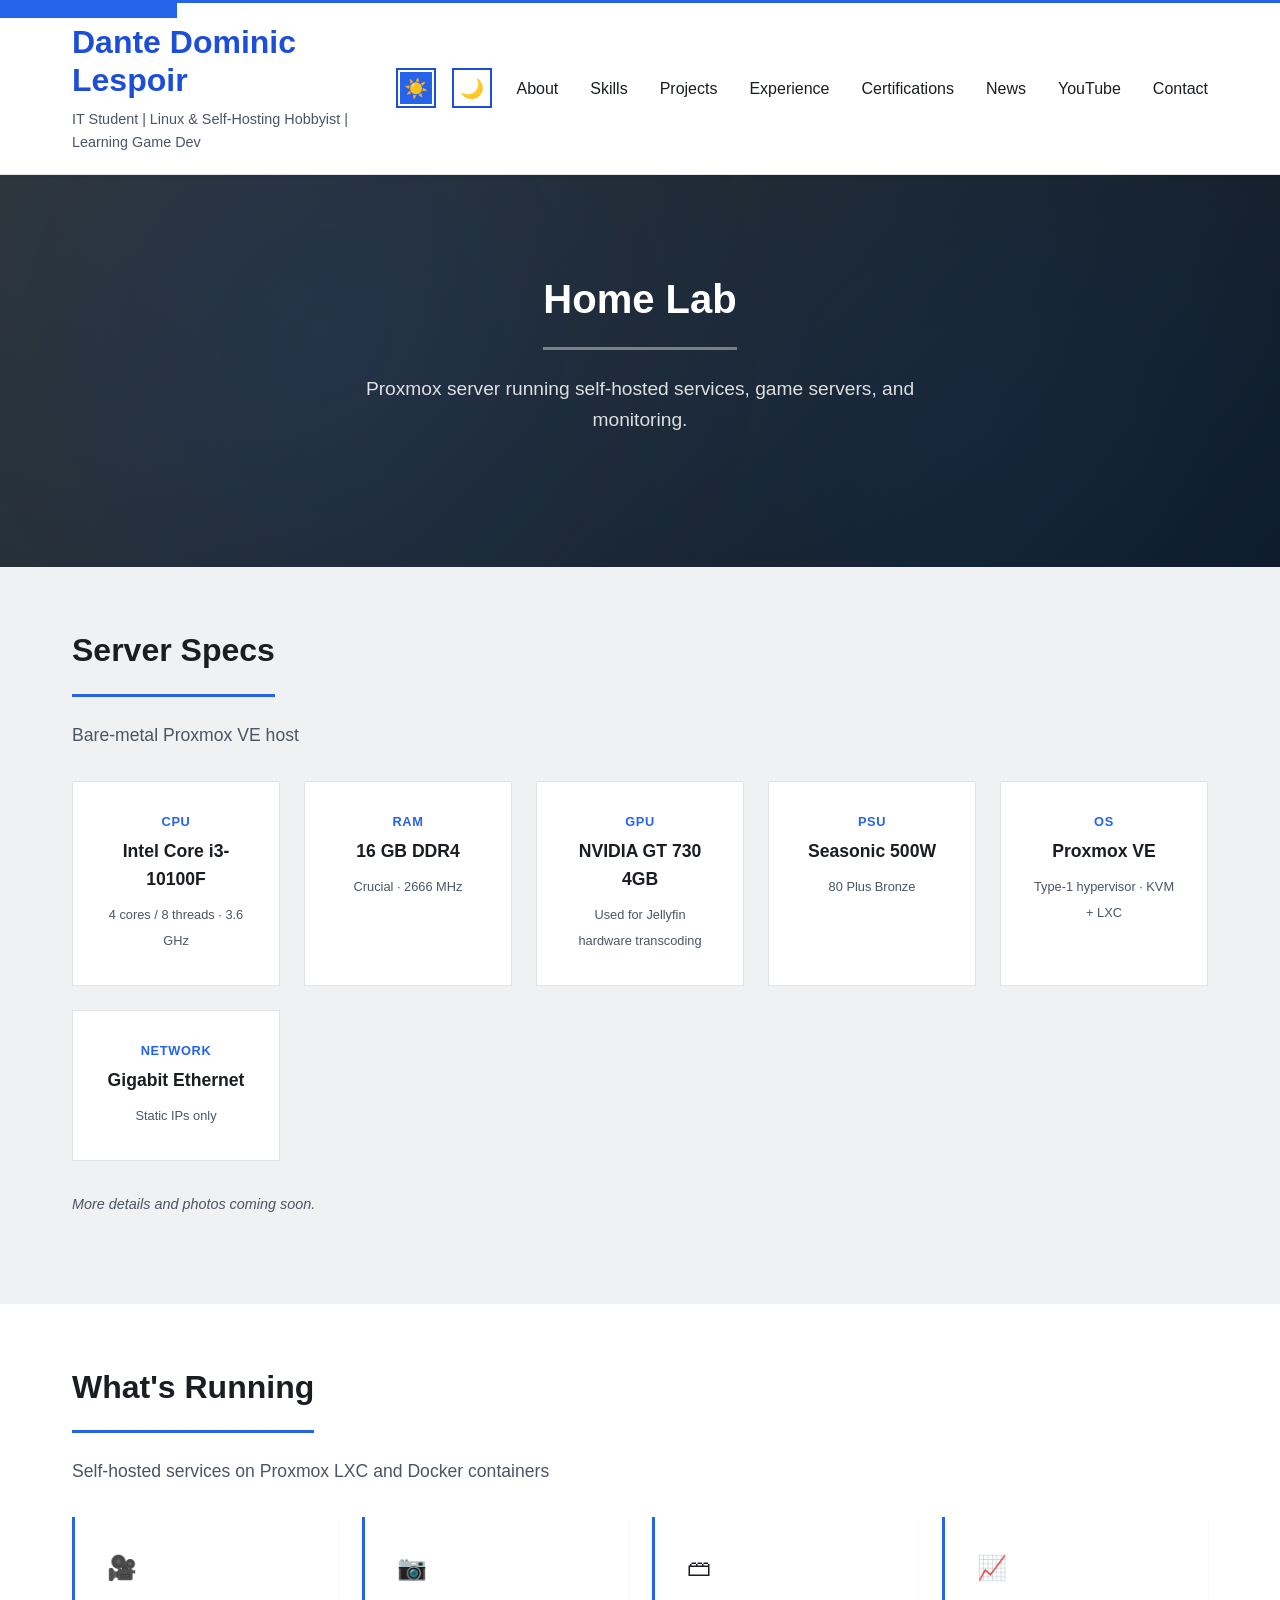
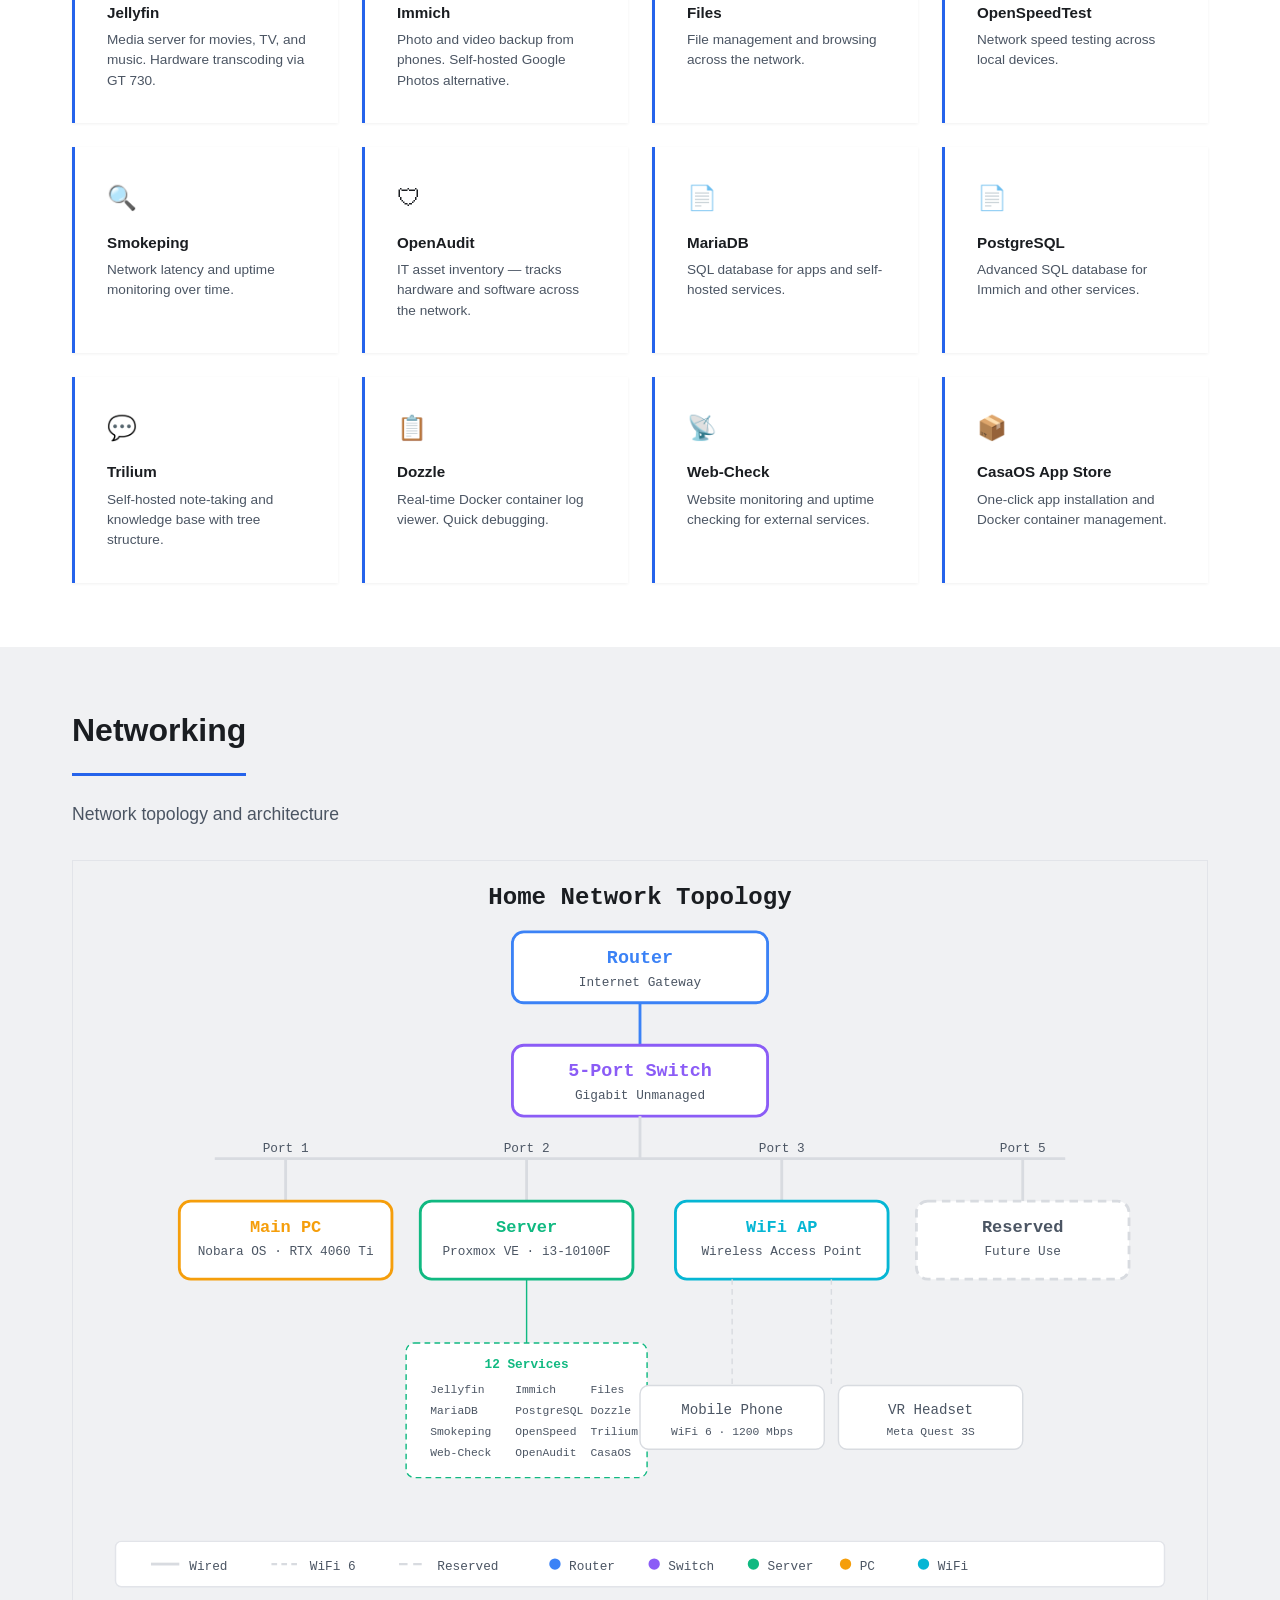
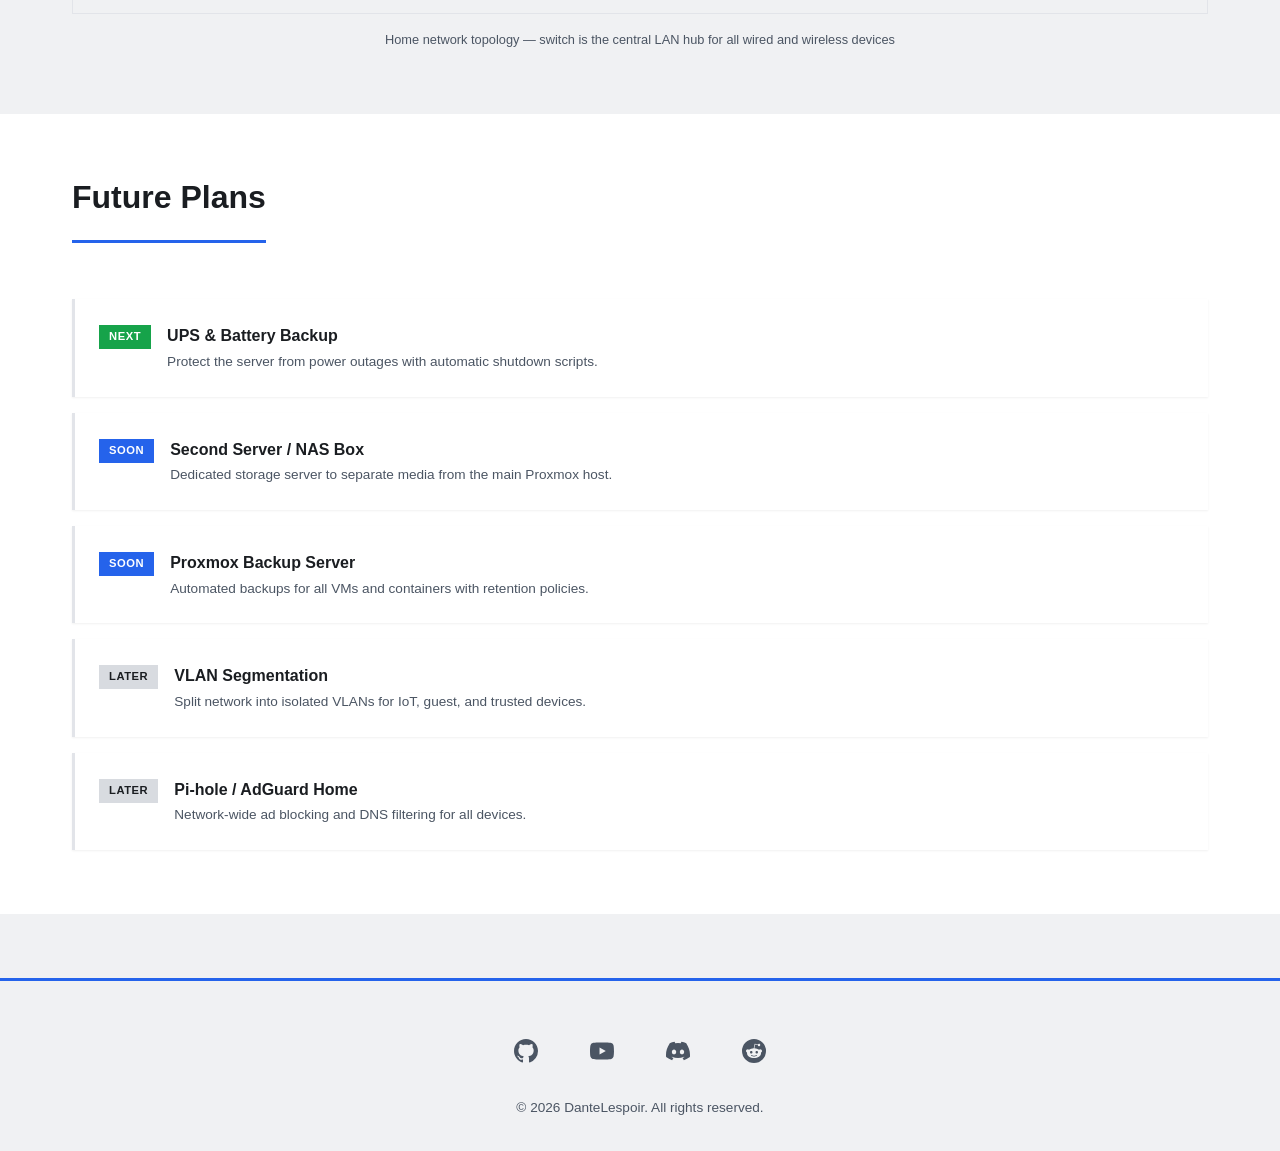
<file: project-homelab.html>
<!DOCTYPE html>
<html lang="en">
<head>
    <meta charset="UTF-8">
    <meta name="viewport" content="width=device-width, initial-scale=1.0">
    <meta name="description" content="My Proxmox home lab server — self-hosted services, networking, and infrastructure.">
    <meta name="theme-color" content="#3498db">
    <title>Home Lab - Dante Lespoir</title>
    <link rel="stylesheet" href="styles.css?v=16">
    <meta name="robots" content="index, follow">
    <link rel="canonical" href="https://dantesit.github.io/Profolio/">
</head>

<body>
    <a href="index.html#main-content" class="skip-to-main">Skip to main content</a>

    <!-- top bar -->
    <header role="banner">
        <div class="header-container">
            <div class="logo-section">
                <h1>
                        <a href="index.html" style="color: inherit; text-decoration: none;">Dante Dominic Lespoir</a>
                </h1>
                <p class="tagline">IT Student | Linux &amp; Self-Hosting Hobbyist | Learning Game Dev</p>
            </div>

            <div class="theme-switcher" role="group" aria-label="Theme switcher">
                <button class="theme-btn" data-theme="default" aria-label="Default theme">☀️</button>
                <button class="theme-btn" data-theme="dark" aria-label="Dark theme">🌙</button>
            </div>

            <nav role="navigation" aria-label="Main navigation">
                <button class="menu-toggle" aria-label="Toggle navigation menu" aria-expanded="false">
                    <span></span>
                    <span></span>
                    <span></span>
                </button>
                <ul class="nav-menu">
                    <li><a href="index.html#about">About</a></li>
                    <li><a href="index.html#skills">Skills</a></li>
                    <li><a href="index.html#projects">Projects</a></li>
                    <li><a href="index.html#experience">Experience</a></li>
                    <li><a href="index.html#certifications">Certifications</a></li>
                    <li><a href="news.html">News</a></li>
                    <li><a href="youtube.html">YouTube</a></li>
                    <li><a href="index.html#contact">Contact</a></li>
                </ul>
            </nav>
        </div>
    </header>

    <main id="main-content" role="main">
        <!-- hero banner -->
        <section class="hero hero-bg-homelab" aria-labelledby="hero-title">
            <div class="hero-content">
                <h2 id="hero-title">Home Lab</h2>
                    <p>Proxmox server running self-hosted services, game servers, and monitoring.</p>
            </div>
        </section>

        <!-- specs -->
        <section class="content-section" aria-labelledby="specs-title">
            <div class="container">
                <h2 id="specs-title">Server Specs</h2>
                <p class="section-subtitle">Bare-metal Proxmox VE host</p>

                <div class="spec-grid">
                    <div class="spec-card">
                        <h3>CPU</h3>
                        <p>Intel Core i3-10100F</p>
                        <span class="spec-detail">4 cores / 8 threads &middot; 3.6 GHz</span>
                    </div>
                    <div class="spec-card">
                        <h3>RAM</h3>
                        <p>16 GB DDR4</p>
                        <span class="spec-detail">Crucial &middot; 2666 MHz</span>
                    </div>
                    <div class="spec-card">
                        <h3>GPU</h3>
                        <p>NVIDIA GT 730 4GB</p>
                        <span class="spec-detail">Used for Jellyfin hardware transcoding</span>
                    </div>
                    <div class="spec-card">
                        <h3>PSU</h3>
                        <p>Seasonic 500W</p>
                        <span class="spec-detail">80 Plus Bronze</span>
                    </div>
                    <div class="spec-card">
                        <h3>OS</h3>
                        <p>Proxmox VE</p>
                        <span class="spec-detail">Type-1 hypervisor &middot; KVM + LXC</span>
                    </div>
                    <div class="spec-card">
                        <h3>Network</h3>
                        <p>Gigabit Ethernet</p>
                        <span class="spec-detail">Static IPs only</span>
                    </div>
                </div>

                <p class="spec-note"><em>More details and photos coming soon.</em></p>
            </div>
        </section>

        <!-- services running -->
        <section class="content-section" aria-labelledby="services-title">
            <div class="container">
                <h2 id="services-title">What's Running</h2>
                <p class="section-subtitle">Self-hosted services on Proxmox LXC and Docker containers</p>

                <div class="services-grid">
                    <div class="service-card">
                        <div class="service-icon">&#127909;</div>
                        <h3>Jellyfin</h3>
                        <p>Media server for movies, TV, and music. Hardware transcoding via GT 730.</p>
                    </div>
                    <div class="service-card">
                        <div class="service-icon">&#128247;</div>
                        <h3>Immich</h3>
                        <p>Photo and video backup from phones. Self-hosted Google Photos alternative.</p>
                    </div>
                    <div class="service-card">
                        <div class="service-icon">&#128451;</div>
                        <h3>Files</h3>
                        <p>File management and browsing across the network.</p>
                    </div>
                    <div class="service-card">
                        <div class="service-icon">&#128200;</div>
                        <h3>OpenSpeedTest</h3>
                        <p>Network speed testing across local devices.</p>
                    </div>
                    <div class="service-card">
                        <div class="service-icon">&#128269;</div>
                        <h3>Smokeping</h3>
                        <p>Network latency and uptime monitoring over time.</p>
                    </div>
                    <div class="service-card">
                        <div class="service-icon">&#128737;</div>
                        <h3>OpenAudit</h3>
                        <p>IT asset inventory — tracks hardware and software across the network.</p>
                    </div>
                    <div class="service-card">
                        <div class="service-icon">&#128196;</div>
                        <h3>MariaDB</h3>
                        <p>SQL database for apps and self-hosted services.</p>
                    </div>
                    <div class="service-card">
                        <div class="service-icon">&#128196;</div>
                        <h3>PostgreSQL</h3>
                        <p>Advanced SQL database for Immich and other services.</p>
                    </div>
                    <div class="service-card">
                        <div class="service-icon">&#128172;</div>
                        <h3>Trilium</h3>
                        <p>Self-hosted note-taking and knowledge base with tree structure.</p>
                    </div>
                    <div class="service-card">
                        <div class="service-icon">&#128203;</div>
                        <h3>Dozzle</h3>
                        <p>Real-time Docker container log viewer. Quick debugging.</p>
                    </div>
                    <div class="service-card">
                        <div class="service-icon">&#128225;</div>
                        <h3>Web-Check</h3>
                        <p>Website monitoring and uptime checking for external services.</p>
                    </div>
                    <div class="service-card">
                        <div class="service-icon">&#128230;</div>
                        <h3>CasaOS App Store</h3>
                        <p>One-click app installation and Docker container management.</p>
                    </div>
                </div>
            </div>
        </section>

        <!-- networking -->
        <section class="content-section" aria-labelledby="network-title">
            <div class="container">
                <h2 id="network-title">Networking</h2>
                <p class="section-subtitle">Network topology and architecture</p>

                <figure class="net-figure">
                    <svg viewBox="0 0 800 530" xmlns="http://www.w3.org/2000/svg" font-family="'JetBrains Mono', 'Fira Code', 'Courier New', monospace" class="net-svg">
                        <rect width="800" height="530" fill="var(--light-gray)" rx="0"/>

                        <!-- title -->
                        <text x="400" y="30" fill="var(--black)" font-size="17" font-weight="bold" text-anchor="middle">Home Network Topology</text>

                        <!-- Router -->
                        <rect x="310" y="50" width="180" height="50" rx="8" fill="var(--white)" stroke="#3b82f6" stroke-width="2"/>
                        <text x="400" y="72" fill="#3b82f6" font-size="13" font-weight="bold" text-anchor="middle">Router</text>
                        <text x="400" y="88" fill="var(--muted)" font-size="9" text-anchor="middle">Internet Gateway</text>

                        <!-- line router to switch -->
                        <line x1="400" y1="100" x2="400" y2="130" stroke="#3b82f6" stroke-width="2"/>

                        <!-- Switch -->
                        <rect x="310" y="130" width="180" height="50" rx="8" fill="var(--white)" stroke="#8b5cf6" stroke-width="2"/>
                        <text x="400" y="152" fill="#8b5cf6" font-size="13" font-weight="bold" text-anchor="middle">5-Port Switch</text>
                        <text x="400" y="168" fill="var(--muted)" font-size="9" text-anchor="middle">Gigabit Unmanaged</text>

                        <!-- line switch down -->
                        <line x1="400" y1="180" x2="400" y2="210" stroke="var(--gray)" stroke-width="2"/>

                        <!-- horizontal bar -->
                        <line x1="100" y1="210" x2="700" y2="210" stroke="var(--gray)" stroke-width="2"/>

                        <!-- port drops -->
                        <line x1="150" y1="210" x2="150" y2="240" stroke="var(--gray)" stroke-width="2"/>
                        <line x1="320" y1="210" x2="320" y2="240" stroke="var(--gray)" stroke-width="2"/>
                        <line x1="500" y1="210" x2="500" y2="240" stroke="var(--gray)" stroke-width="2"/>
                        <line x1="670" y1="210" x2="670" y2="240" stroke="var(--gray)" stroke-width="2"/>

                        <!-- port labels -->
                        <text x="150" y="205" fill="var(--muted)" font-size="9" text-anchor="middle">Port 1</text>
                        <text x="320" y="205" fill="var(--muted)" font-size="9" text-anchor="middle">Port 2</text>
                        <text x="500" y="205" fill="var(--muted)" font-size="9" text-anchor="middle">Port 3</text>
                        <text x="670" y="205" fill="var(--muted)" font-size="9" text-anchor="middle">Port 5</text>

                        <!-- Port 1: Main PC -->
                        <rect x="75" y="240" width="150" height="55" rx="8" fill="var(--white)" stroke="#f59e0b" stroke-width="2"/>
                        <text x="150" y="262" fill="#f59e0b" font-size="12" font-weight="bold" text-anchor="middle">Main PC</text>
                        <text x="150" y="278" fill="var(--muted)" font-size="9" text-anchor="middle">Nobara OS &middot; RTX 4060 Ti</text>

                        <!-- Port 2: Server -->
                        <rect x="245" y="240" width="150" height="55" rx="8" fill="var(--white)" stroke="#10b981" stroke-width="2"/>
                        <text x="320" y="262" fill="#10b981" font-size="12" font-weight="bold" text-anchor="middle">Server</text>
                        <text x="320" y="278" fill="var(--muted)" font-size="9" text-anchor="middle">Proxmox VE &middot; i3-10100F</text>

                        <!-- services box under server -->
                        <line x1="320" y1="295" x2="320" y2="340" stroke="#10b981" stroke-width="1"/>
                        <rect x="235" y="340" width="170" height="95" rx="6" fill="var(--white)" stroke="#10b981" stroke-width="1" stroke-dasharray="4,3"/>
                        <text x="320" y="358" fill="#10b981" font-size="9" font-weight="bold" text-anchor="middle">12 Services</text>
                        <text x="252" y="375" fill="var(--muted)" font-size="8">Jellyfin</text>
                        <text x="312" y="375" fill="var(--muted)" font-size="8">Immich</text>
                        <text x="365" y="375" fill="var(--muted)" font-size="8">Files</text>
                        <text x="252" y="390" fill="var(--muted)" font-size="8">MariaDB</text>
                        <text x="312" y="390" fill="var(--muted)" font-size="8">PostgreSQL</text>
                        <text x="365" y="390" fill="var(--muted)" font-size="8">Dozzle</text>
                        <text x="252" y="405" fill="var(--muted)" font-size="8">Smokeping</text>
                        <text x="312" y="405" fill="var(--muted)" font-size="8">OpenSpeed</text>
                        <text x="365" y="405" fill="var(--muted)" font-size="8">Trilium</text>
                        <text x="252" y="420" fill="var(--muted)" font-size="8">Web-Check</text>
                        <text x="312" y="420" fill="var(--muted)" font-size="8">OpenAudit</text>
                        <text x="365" y="420" fill="var(--muted)" font-size="8">CasaOS</text>

                        <!-- Port 3: WiFi AP -->
                        <rect x="425" y="240" width="150" height="55" rx="8" fill="var(--white)" stroke="#06b6d4" stroke-width="2"/>
                        <text x="500" y="262" fill="#06b6d4" font-size="12" font-weight="bold" text-anchor="middle">WiFi AP</text>
                        <text x="500" y="278" fill="var(--muted)" font-size="9" text-anchor="middle">Wireless Access Point</text>

                        <!-- wifi devices -->
                        <line x1="465" y1="295" x2="465" y2="370" stroke="var(--gray)" stroke-width="1" stroke-dasharray="4,3"/>
                        <line x1="535" y1="295" x2="535" y2="370" stroke="var(--gray)" stroke-width="1" stroke-dasharray="4,3"/>
                        <rect x="400" y="370" width="130" height="45" rx="6" fill="var(--white)" stroke="var(--gray)" stroke-width="1"/>
                        <text x="465" y="390" fill="var(--muted)" font-size="10" text-anchor="middle">Mobile Phone</text>
                        <text x="465" y="405" fill="var(--muted)" font-size="8" text-anchor="middle">WiFi 6 &middot; 1200 Mbps</text>
                        <rect x="540" y="370" width="130" height="45" rx="6" fill="var(--white)" stroke="var(--gray)" stroke-width="1"/>
                        <text x="605" y="390" fill="var(--muted)" font-size="10" text-anchor="middle">VR Headset</text>
                        <text x="605" y="405" fill="var(--muted)" font-size="8" text-anchor="middle">Meta Quest 3S</text>

                        <!-- Port 5: Reserved -->
                        <rect x="595" y="240" width="150" height="55" rx="8" fill="var(--white)" stroke="var(--gray)" stroke-width="2" stroke-dasharray="6,4"/>
                        <text x="670" y="262" fill="var(--muted)" font-size="12" font-weight="bold" text-anchor="middle">Reserved</text>
                        <text x="670" y="278" fill="var(--muted)" font-size="9" text-anchor="middle">Future Use</text>

                        <!-- legend -->
                        <rect x="30" y="480" width="740" height="32" rx="4" fill="var(--white)" stroke="var(--border)" stroke-width="1"/>
                        <line x1="55" y1="496" x2="75" y2="496" stroke="var(--gray)" stroke-width="2"/><text x="82" y="500" fill="var(--muted)" font-size="9">Wired</text>
                        <line x1="140" y1="496" x2="160" y2="496" stroke="var(--gray)" stroke-width="1.5" stroke-dasharray="4,3"/><text x="167" y="500" fill="var(--muted)" font-size="9">WiFi 6</text>
                        <line x1="230" y1="496" x2="250" y2="496" stroke="var(--gray)" stroke-width="1.5" stroke-dasharray="6,4"/><text x="257" y="500" fill="var(--muted)" font-size="9">Reserved</text>
                        <circle cx="340" cy="496" r="4" fill="#3b82f6"/><text x="350" y="500" fill="var(--muted)" font-size="9">Router</text>
                        <circle cx="410" cy="496" r="4" fill="#8b5cf6"/><text x="420" y="500" fill="var(--muted)" font-size="9">Switch</text>
                        <circle cx="480" cy="496" r="4" fill="#10b981"/><text x="490" y="500" fill="var(--muted)" font-size="9">Server</text>
                        <circle cx="545" cy="496" r="4" fill="#f59e0b"/><text x="555" y="500" fill="var(--muted)" font-size="9">PC</text>
                        <circle cx="600" cy="496" r="4" fill="#06b6d4"/><text x="610" y="500" fill="var(--muted)" font-size="9">WiFi</text>
                    </svg>
                    <figcaption>Home network topology &mdash; switch is the central LAN hub for all wired and wireless devices</figcaption>
                </figure>

            </div>
        </section>

        <!-- future plans -->
        <section class="content-section" aria-labelledby="plans-title">
            <div class="container">
                <h2 id="plans-title">Future Plans</h2>
                <div class="plans-list">
                    <div class="plan-item">
                        <span class="plan-status plan-next">Next</span>
                        <div>
                            <strong>UPS &amp; Battery Backup</strong>
                            <p>Protect the server from power outages with automatic shutdown scripts.</p>
                        </div>
                    </div>
                    <div class="plan-item">
                        <span class="plan-status plan-soon">Soon</span>
                        <div>
                            <strong>Second Server / NAS Box</strong>
                            <p>Dedicated storage server to separate media from the main Proxmox host.</p>
                        </div>
                    </div>
                    <div class="plan-item">
                        <span class="plan-status plan-soon">Soon</span>
                        <div>
                            <strong>Proxmox Backup Server</strong>
                            <p>Automated backups for all VMs and containers with retention policies.</p>
                        </div>
                    </div>
                    <div class="plan-item">
                        <span class="plan-status plan-later">Later</span>
                        <div>
                            <strong>VLAN Segmentation</strong>
                            <p>Split network into isolated VLANs for IoT, guest, and trusted devices.</p>
                        </div>
                    </div>
                    <div class="plan-item">
                        <span class="plan-status plan-later">Later</span>
                        <div>
                            <strong>Pi-hole / AdGuard Home</strong>
                            <p>Network-wide ad blocking and DNS filtering for all devices.</p>
                        </div>
                    </div>
                </div>
            </div>
        </section>

    <style>
    /* specs */
    .spec-grid {
        display: grid;
        grid-template-columns: repeat(auto-fill, minmax(200px, 1fr));
        gap: var(--md);
        margin-top: var(--lg);
    }

    .spec-card {
        background: var(--white);
        padding: var(--lg);
        border: 1px solid var(--border);
        text-align: center;
    }

    .spec-card h3 {
        color: var(--blue);
        font-size: 0.8rem;
        text-transform: uppercase;
        letter-spacing: 0.05em;
        margin-bottom: var(--xs);
        border: none;
    }

    .spec-card p {
        font-size: 1.1rem;
        font-weight: 600;
        margin-bottom: var(--xs);
    }

    .spec-detail {
        font-size: 0.8rem;
        color: var(--muted);
    }

    .spec-note {
        margin-top: var(--lg);
        color: var(--muted);
        font-size: 0.9rem;
    }

    /* services */
    .services-grid {
        display: grid;
        grid-template-columns: repeat(auto-fill, minmax(250px, 1fr));
        gap: var(--md);
        margin-top: var(--lg);
    }

    .service-card {
        background: var(--white);
        padding: var(--lg);
        border-left: 3px solid var(--blue);
        box-shadow: 0 1px 3px var(--shadow);
    }

    .service-icon {
        font-size: 1.5rem;
        margin-bottom: var(--sm);
    }

    .service-card h3 {
        font-size: 0.95rem;
        margin-bottom: var(--xs);
        border: none;
    }

    .service-card p {
        color: var(--muted);
        font-size: 0.85rem;
        margin: 0;
        line-height: 1.5;
    }

    /* network diagram */
    .net-figure {
        margin: var(--lg) 0 0;
    }

    .net-svg {
        width: 100%;
        height: auto;
        border: 1px solid var(--border);
        display: block;
    }

    figcaption {
        font-size: 0.8rem;
        color: var(--muted);
        margin-top: var(--sm);
        text-align: center;
    }

    /* future plans */
    .plans-list {
        display: flex;
        flex-direction: column;
        gap: var(--sm);
        margin-top: var(--lg);
    }

    .plan-item {
        display: flex;
        align-items: flex-start;
        gap: var(--sm);
        padding: var(--md);
        background: var(--white);
        border-left: 3px solid var(--border);
        box-shadow: 0 1px 2px var(--shadow);
    }

    .plan-status {
        font-size: 0.7rem;
        font-weight: 700;
        text-transform: uppercase;
        letter-spacing: 0.05em;
        padding: 3px 10px;
        flex-shrink: 0;
        margin-top: 2px;
    }

    .plan-next { background: var(--green); color: #fff; }
    .plan-soon { background: var(--blue); color: #fff; }
    .plan-later { background: var(--gray); color: var(--black); }

    .plan-item strong {
        display: block;
        margin-bottom: 2px;
    }

    .plan-item p {
        color: var(--muted);
        font-size: 0.85rem;
        margin: 0;
    }
    </style>
    </main>

    <!-- footer -->
    <footer role="contentinfo">
        <div class="container">
            <div class="footer-inner">
                <div class="footer-socials">
                    <a href="https://github.com/DanteSIT" target="_blank" rel="noopener" aria-label="GitHub">
                        <svg viewBox="0 0 24 24" width="24" height="24" fill="currentColor"><path d="M12 0C5.37 0 0 5.37 0 12c0 5.31 3.435 9.795 8.205 11.385.6.105.825-.255.825-.57 0-.285-.015-1.23-.015-2.235-3.015.555-3.795-.735-4.035-1.41-.135-.345-.72-1.41-1.23-1.695-.42-.225-1.02-.78-.015-.795.945-.015 1.62.87 1.845 1.23 1.08 1.815 2.805 1.305 3.495.99.105-.78.42-1.305.765-1.605-2.67-.3-5.46-1.335-5.46-5.925 0-1.305.465-2.385 1.23-3.225-.12-.3-.54-1.53.12-3.18 0 0 1.005-.315 3.3 1.23.96-.27 1.98-.405 3-.405s2.04.135 3 .405c2.295-1.56 3.3-1.23 3.3-1.23.66 1.65.24 2.88.12 3.18.765.84 1.23 1.905 1.23 3.225 0 4.605-2.805 5.625-5.475 5.925.435.375.81 1.095.81 2.22 0 1.605-.015 2.895-.015 3.3 0 .315.225.69.825.57A12.02 12.02 0 0024 12c0-6.63-5.37-12-12-12z"/></svg>
                    </a>
                    <a href="https://www.youtube.com/@dantelespoirsit" target="_blank" rel="noopener" aria-label="YouTube">
                        <svg viewBox="0 0 24 24" width="24" height="24" fill="currentColor"><path d="M23.498 6.186a3.016 3.016 0 00-2.122-2.136C19.505 3.546 12 3.546 12 3.546s-7.505 0-9.377.504A3.017 3.017 0 00.502 6.186C0 8.07 0 12 0 12s0 3.93.502 5.814a3.016 3.016 0 002.122 2.136c1.871.504 9.376.504 9.376.504s7.505 0 9.377-.504a3.015 3.015 0 002.122-2.136C24 15.93 24 12 24 12s0-3.93-.502-5.814zM9.545 15.568V8.432L15.818 12l-6.273 3.568z"/></svg>
                    </a>
                    <a href="https://discord.com/users/danlespoir" target="_blank" rel="noopener" aria-label="Discord">
                        <svg viewBox="0 0 24 24" width="24" height="24" fill="currentColor"><path d="M20.317 4.37a19.791 19.791 0 00-4.885-1.515.074.074 0 00-.079.037c-.21.375-.444.864-.608 1.25a18.27 18.27 0 00-5.487 0 12.64 12.64 0 00-.617-1.25.077.077 0 00-.079-.037A19.736 19.736 0 003.677 4.37a.07.07 0 00-.032.027C.533 9.046-.32 13.58.099 18.057a.082.082 0 00.031.057 19.9 19.9 0 005.993 3.03.078.078 0 00.084-.028c.462-.63.874-1.295 1.226-1.994a.076.076 0 00-.041-.106 13.107 13.107 0 01-1.872-.892.077.077 0 01-.008-.128 10.2 10.2 0 00.372-.292.074.074 0 01.077-.01c3.928 1.793 8.18 1.793 12.062 0a.074.074 0 01.078.01c.12.098.246.198.373.292a.077.077 0 01-.006.127 12.299 12.299 0 01-1.873.892.077.077 0 00-.041.107c.36.698.772 1.362 1.225 1.993a.076.076 0 00.084.028 19.839 19.839 0 006.002-3.03.077.077 0 00.032-.054c.5-5.177-.838-9.674-3.549-13.66a.061.061 0 00-.031-.03zM8.02 15.33c-1.183 0-2.157-1.085-2.157-2.419 0-1.333.956-2.419 2.157-2.419 1.21 0 2.176 1.096 2.157 2.42 0 1.333-.956 2.418-2.157 2.418zm7.975 0c-1.183 0-2.157-1.085-2.157-2.419 0-1.333.955-2.419 2.157-2.419 1.21 0 2.176 1.096 2.157 2.42 0 1.333-.946 2.418-2.157 2.418z"/></svg>
                    </a>
                    <a href="https://www.reddit.com/user/dante-lp" target="_blank" rel="noopener" aria-label="Reddit">
                        <svg viewBox="0 0 24 24" width="24" height="24" fill="currentColor"><path d="M12 0A12 12 0 0 0 0 12a12 12 0 0 0 12 12 12 12 0 0 0 12-12A12 12 0 0 0 12 0zm5.01 4.744c.688 0 1.25.561 1.25 1.249a1.25 1.25 0 0 1-2.498.056l-2.597-.547-.8 3.747c1.824.07 3.48.632 4.674 1.488.308-.309.73-.491 1.207-.491.968 0 1.754.786 1.754 1.754 0 .716-.435 1.333-1.01 1.614a3.111 3.111 0 0 1 .042.52c0 2.694-3.13 4.87-7.004 4.87-3.874 0-7.004-2.176-7.004-4.87 0-.183.015-.366.043-.534A1.748 1.748 0 0 1 4.028 12c0-.968.786-1.754 1.754-1.754.463 0 .898.196 1.207.49 1.207-.883 2.878-1.43 4.744-1.487l.885-4.182a.342.342 0 0 1 .14-.197.35.35 0 0 1 .238-.042l2.906.617a1.214 1.214 0 0 1 1.108-.701zM9.25 12C8.561 12 8 12.562 8 13.25c0 .687.561 1.248 1.25 1.248.687 0 1.248-.561 1.248-1.249 0-.688-.561-1.249-1.249-1.249zm5.5 0c-.687 0-1.248.561-1.248 1.25 0 .687.561 1.248 1.249 1.248.688 0 1.249-.561 1.249-1.249 0-.687-.562-1.249-1.25-1.249zm-5.466 3.99a.327.327 0 0 0-.231.094.33.33 0 0 0 0 .463c.842.842 2.484.913 2.961.913.477 0 2.105-.056 2.961-.913a.361.361 0 0 0 .029-.463.33.33 0 0 0-.464 0c-.547.533-1.684.73-2.512.73-.828 0-1.979-.196-2.512-.73a.326.326 0 0 0-.232-.095z"/></svg>
                    </a>
                </div>
                <p>&copy; 2026 DanteLespoir. All rights reserved.</p>
            </div>
        </div>
    </footer>

    <script src="script.js?v=6"></script>
</body>
</html>
</file>
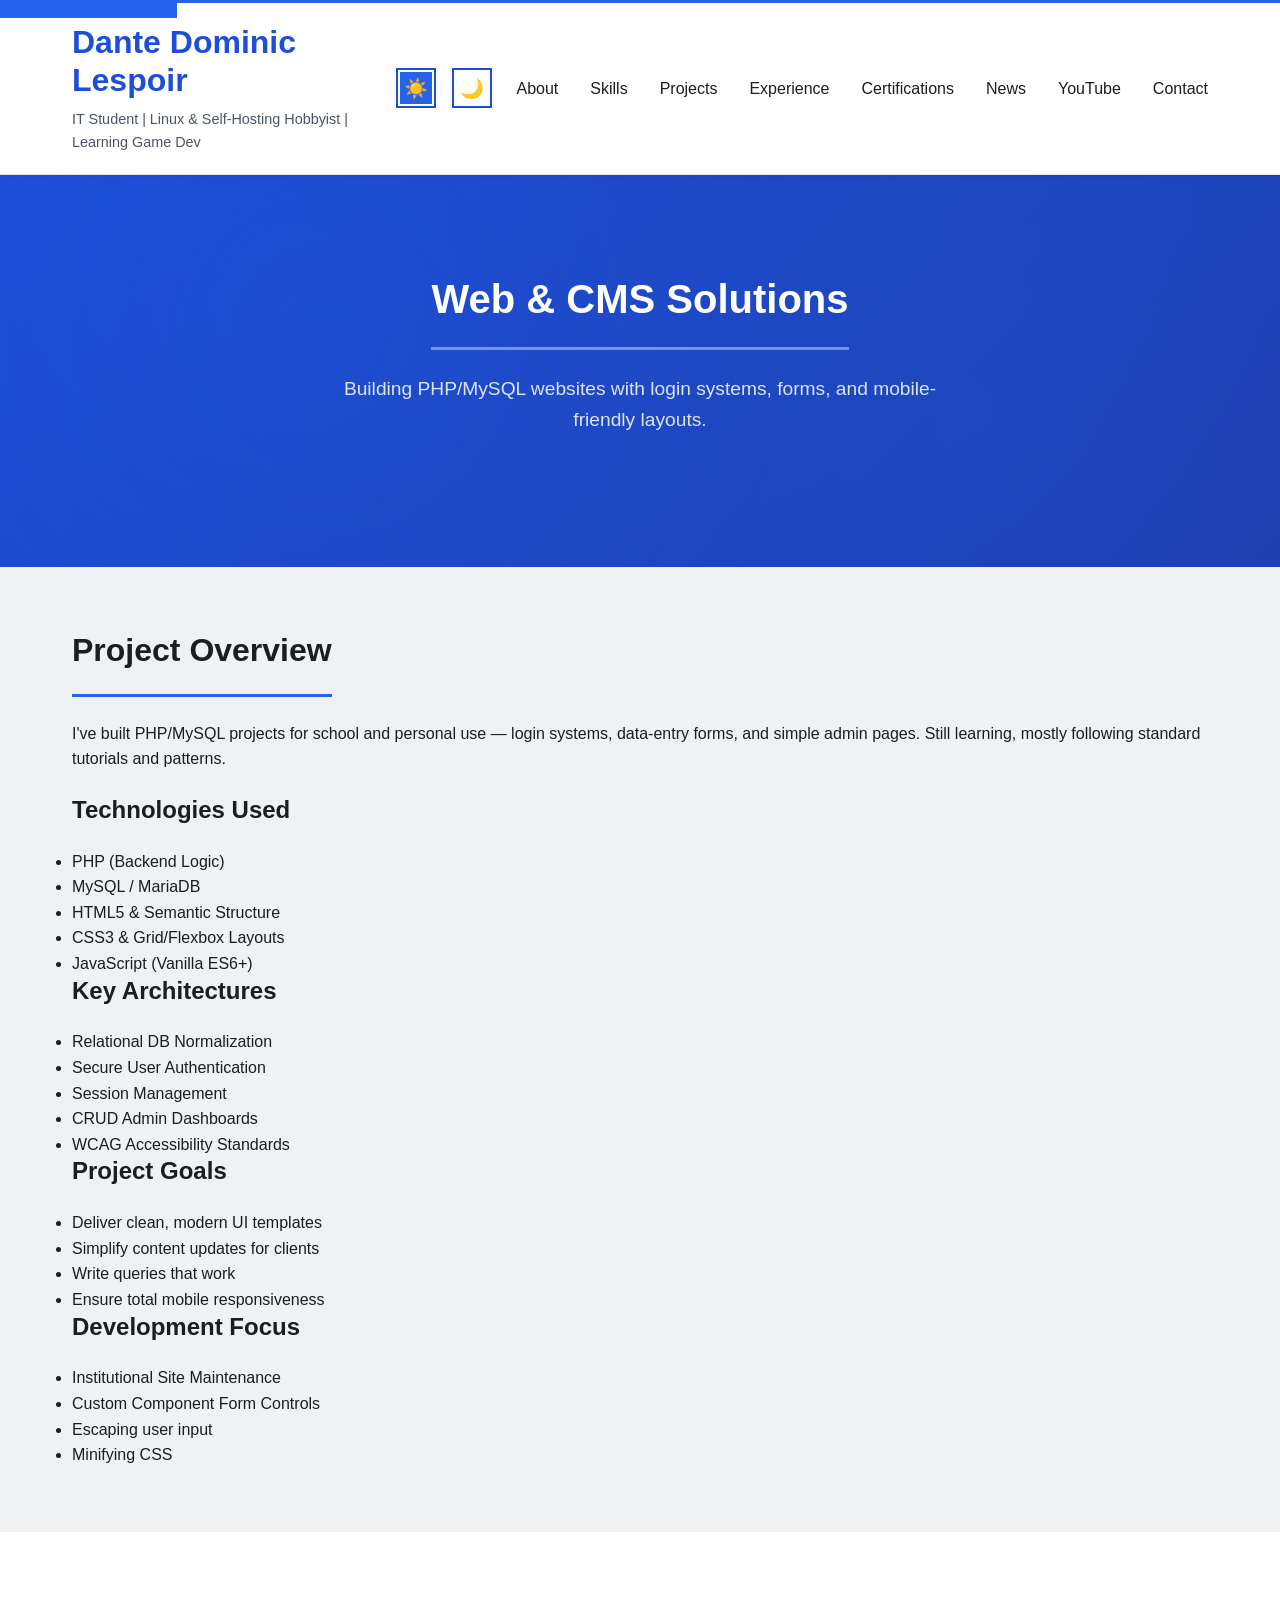
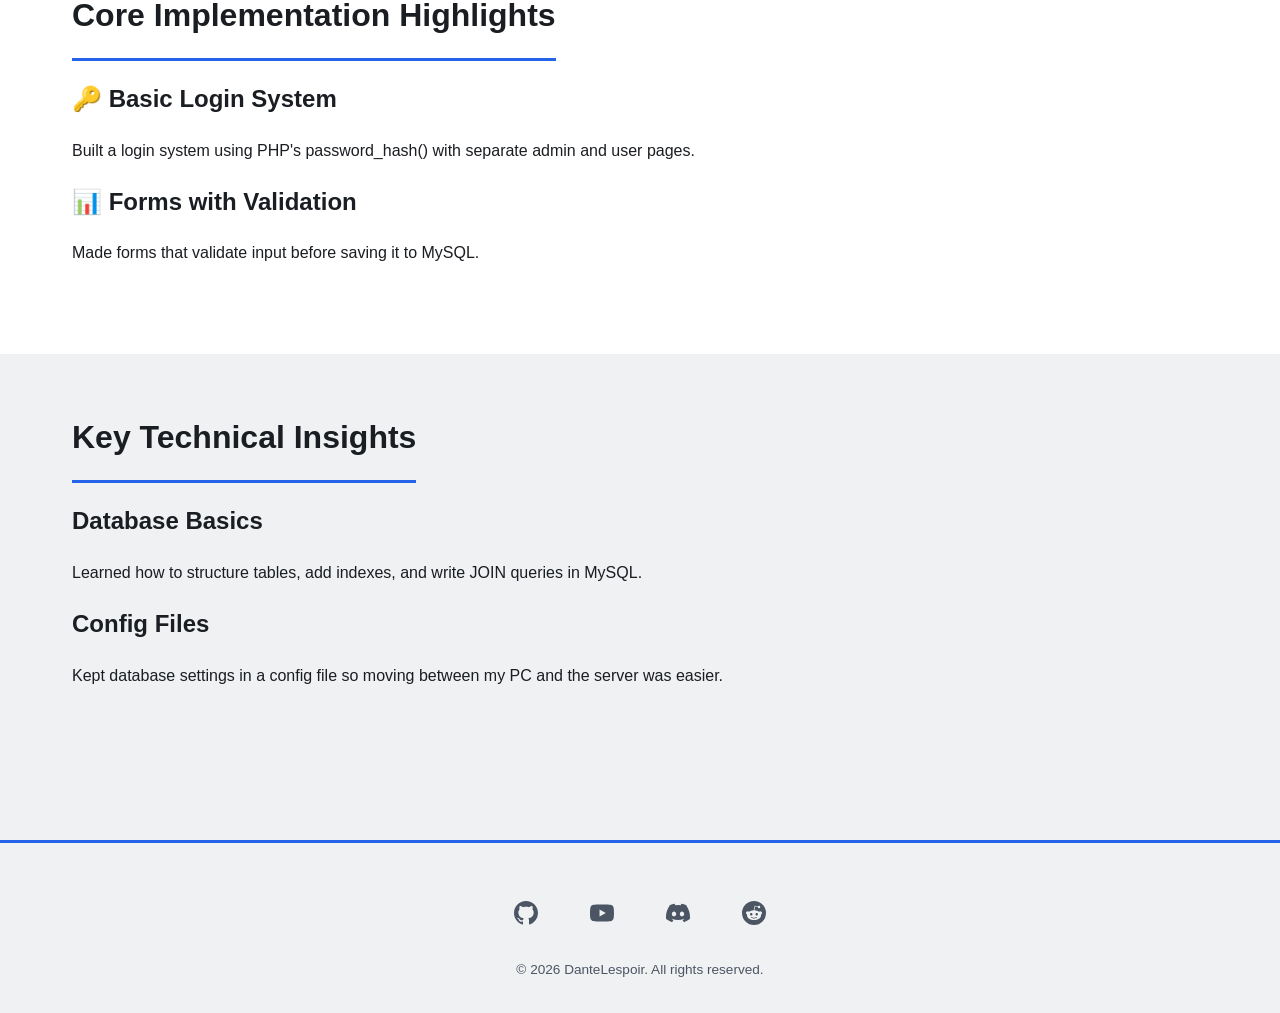
<file: project-web-solutions.html>
<!DOCTYPE html>
<html lang="en">
<head>
    <meta charset="UTF-8">
    <meta name="viewport" content="width=device-width, initial-scale=1.0">
    <meta name="description" content="PHP/MySQL websites built for school projects and small sites.">
    <meta name="theme-color" content="#3498db">
    <title>Web & CMS Solutions - Dante's Portfolio</title>
    <link rel="stylesheet" href="styles.css?v=16">
    <meta name="robots" content="index, follow">
    <link rel="canonical" href="https://dantesit.github.io/Profolio/">
</head>

<body>
    <a href="index.html#main-content" class="skip-to-main">Skip to main content</a>

    <!-- top bar -->
    <header role="banner">
        <div class="header-container">
            <div class="logo-section">
                <h1>
                        <a href="index.html" style="color: inherit; text-decoration: none;">Dante Dominic Lespoir</a>
                </h1>
                <p class="tagline">IT Student | Linux &amp; Self-Hosting Hobbyist | Learning Game Dev</p>
            </div>

            <div class="theme-switcher" role="group" aria-label="Theme switcher">
                <button class="theme-btn" data-theme="default" aria-label="Default theme">&#9728;&#65039;</button>
                <button class="theme-btn" data-theme="dark" aria-label="Dark theme">&#127769;</button>
            </div>

            <nav role="navigation" aria-label="Main navigation">
                <button class="menu-toggle" aria-label="Toggle navigation menu" aria-expanded="false">
                    <span></span>
                    <span></span>
                    <span></span>
                </button>
                <ul class="nav-menu">
                    <li><a href="index.html#about">About</a></li>
                    <li><a href="index.html#skills">Skills</a></li>
                    <li><a href="index.html#projects">Projects</a></li>
                    <li><a href="index.html#experience">Experience</a></li>
                    <li><a href="index.html#certifications">Certifications</a></li>
                    <li><a href="news.html">News</a></li>
                    <li><a href="youtube.html">YouTube</a></li>
                    <li><a href="index.html#contact">Contact</a></li>
                </ul>
            </nav>
        </div>
    </header>

    <main id="main-content" role="main">
        <!-- hero banner -->
        <section class="hero hero-bg-web" aria-labelledby="hero-title">
            <div class="hero-content">
                <h2 id="hero-title">Web &amp; CMS Solutions</h2>
                    <p>Building PHP/MySQL websites with login systems, forms, and mobile-friendly layouts.</p>
            </div>
        </section>

        <section class="content-section" aria-labelledby="overview">
            <div class="container">
                <h2 id="overview">Project Overview</h2>
                <div class="project-detail">
                    <p>
                        I've built PHP/MySQL projects for school and personal use — login systems, data-entry forms, and simple admin pages. Still learning, mostly following standard tutorials and patterns.
                    </p>

                    <div class="project-info-grid">
                        <div class="info-box">
                            <h3>Technologies Used</h3>
                            <ul>
                                <li>PHP (Backend Logic)</li>
                                <li>MySQL / MariaDB</li>
                                <li>HTML5 &amp; Semantic Structure</li>
                                <li>CSS3 &amp; Grid/Flexbox Layouts</li>
                                <li>JavaScript (Vanilla ES6+)</li>
                            </ul>
                        </div>
                        <div class="info-box">
                            <h3>Key Architectures</h3>
                            <ul>
                                <li>Relational DB Normalization</li>
                                <li>Secure User Authentication</li>
                                <li>Session Management</li>
                                <li>CRUD Admin Dashboards</li>
                                <li>WCAG Accessibility Standards</li>
                            </ul>
                        </div>
                        <div class="info-box">
                            <h3>Project Goals</h3>
                            <ul>
                                <li>Deliver clean, modern UI templates</li>
                                <li>Simplify content updates for clients</li>
                                <li>Write queries that work</li>
                                <li>Ensure total mobile responsiveness</li>
                            </ul>
                        </div>
                        <div class="info-box">
                            <h3>Development Focus</h3>
                            <ul>
                                <li>Institutional Site Maintenance</li>
                                <li>Custom Component Form Controls</li>
                                <li>Escaping user input</li>
                                <li>Minifying CSS</li>
                            </ul>
                        </div>
                    </div>
                </div>
            </div>
        </section>

        <section class="content-section" aria-labelledby="features">
            <div class="container">
                <h2 id="features">Core Implementation Highlights</h2>
                <div class="features-list">
                    <div class="feature-item">
                        <h3>&#128273; Basic Login System</h3>
                        <p>
                            Built a login system using PHP's password_hash() with separate admin and user pages.
                        </p>
                    </div>
                    <div class="feature-item">
                        <h3>&#128202; Forms with Validation</h3>
                        <p>
                            Made forms that validate input before saving it to MySQL.
                        </p>
                    </div>
                </div>
            </div>
        </section>

        <section class="content-section" aria-labelledby="learnings">
            <div class="container">
                <h2 id="learnings">Key Technical Insights</h2>
                <div class="learnings-grid">
                    <div class="learning-card">
                        <h3>Database Basics</h3>
                        <p>Learned how to structure tables, add indexes, and write JOIN queries in MySQL.</p>
                    </div>
                    <div class="learning-card">
                        <h3>Config Files</h3>
                        <p>Kept database settings in a config file so moving between my PC and the server was easier.</p>
                    </div>
                </div>
            </div>
        </section>
    </main>

    <!-- footer -->
    <footer role="contentinfo">
        <div class="container">
            <div class="footer-inner">
                <div class="footer-socials">
                    <a href="https://github.com/DanteSIT" target="_blank" rel="noopener" aria-label="GitHub">
                        <svg viewBox="0 0 24 24" width="24" height="24" fill="currentColor"><path d="M12 0C5.37 0 0 5.37 0 12c0 5.31 3.435 9.795 8.205 11.385.6.105.825-.255.825-.57 0-.285-.015-1.23-.015-2.235-3.015.555-3.795-.735-4.035-1.41-.135-.345-.72-1.41-1.23-1.695-.42-.225-1.02-.78-.015-.795.945-.015 1.62.87 1.845 1.23 1.08 1.815 2.805 1.305 3.495.99.105-.78.42-1.305.765-1.605-2.67-.3-5.46-1.335-5.46-5.925 0-1.305.465-2.385 1.23-3.225-.12-.3-.54-1.53.12-3.18 0 0 1.005-.315 3.3 1.23.96-.27 1.98-.405 3-.405s2.04.135 3 .405c2.295-1.56 3.3-1.23 3.3-1.23.66 1.65.24 2.88.12 3.18.765.84 1.23 1.905 1.23 3.225 0 4.605-2.805 5.625-5.475 5.925.435.375.81 1.095.81 2.22 0 1.605-.015 2.895-.015 3.3 0 .315.225.69.825.57A12.02 12.02 0 0024 12c0-6.63-5.37-12-12-12z"/></svg>
                    </a>
                    <a href="https://www.youtube.com/@dantelespoirsit" target="_blank" rel="noopener" aria-label="YouTube">
                        <svg viewBox="0 0 24 24" width="24" height="24" fill="currentColor"><path d="M23.498 6.186a3.016 3.016 0 00-2.122-2.136C19.505 3.546 12 3.546 12 3.546s-7.505 0-9.377.504A3.017 3.017 0 00.502 6.186C0 8.07 0 12 0 12s0 3.93.502 5.814a3.016 3.016 0 002.122 2.136c1.871.504 9.376.504 9.376.504s7.505 0 9.377-.504a3.015 3.015 0 002.122-2.136C24 15.93 24 12 24 12s0-3.93-.502-5.814zM9.545 15.568V8.432L15.818 12l-6.273 3.568z"/></svg>
                    </a>
                    <a href="https://discord.com/users/danlespoir" target="_blank" rel="noopener" aria-label="Discord">
                        <svg viewBox="0 0 24 24" width="24" height="24" fill="currentColor"><path d="M20.317 4.37a19.791 19.791 0 00-4.885-1.515.074.074 0 00-.079.037c-.21.375-.444.864-.608 1.25a18.27 18.27 0 00-5.487 0 12.64 12.64 0 00-.617-1.25.077.077 0 00-.079-.037A19.736 19.736 0 003.677 4.37a.07.07 0 00-.032.027C.533 9.046-.32 13.58.099 18.057a.082.082 0 00.031.057 19.9 19.9 0 005.993 3.03.078.078 0 00.084-.028c.462-.63.874-1.295 1.226-1.994a.076.076 0 00-.041-.106 13.107 13.107 0 01-1.872-.892.077.077 0 01-.008-.128 10.2 10.2 0 00.372-.292.074.074 0 01.077-.01c3.928 1.793 8.18 1.793 12.062 0a.074.074 0 01.078.01c.12.098.246.198.373.292a.077.077 0 01-.006.127 12.299 12.299 0 01-1.873.892.077.077 0 00-.041.107c.36.698.772 1.362 1.225 1.993a.076.076 0 00.084.028 19.839 19.839 0 006.002-3.03.077.077 0 00.032-.054c.5-5.177-.838-9.674-3.549-13.66a.061.061 0 00-.031-.03zM8.02 15.33c-1.183 0-2.157-1.085-2.157-2.419 0-1.333.956-2.419 2.157-2.419 1.21 0 2.176 1.096 2.157 2.42 0 1.333-.956 2.418-2.157 2.418zm7.975 0c-1.183 0-2.157-1.085-2.157-2.419 0-1.333.955-2.419 2.157-2.419 1.21 0 2.176 1.096 2.157 2.42 0 1.333-.946 2.418-2.157 2.418z"/></svg>
                    </a>
                    <a href="https://www.reddit.com/user/dante-lp" target="_blank" rel="noopener" aria-label="Reddit">
                        <svg viewBox="0 0 24 24" width="24" height="24" fill="currentColor"><path d="M12 0A12 12 0 0 0 0 12a12 12 0 0 0 12 12 12 12 0 0 0 12-12A12 12 0 0 0 12 0zm5.01 4.744c.688 0 1.25.561 1.25 1.249a1.25 1.25 0 0 1-2.498.056l-2.597-.547-.8 3.747c1.824.07 3.48.632 4.674 1.488.308-.309.73-.491 1.207-.491.968 0 1.754.786 1.754 1.754 0 .716-.435 1.333-1.01 1.614a3.111 3.111 0 0 1 .042.52c0 2.694-3.13 4.87-7.004 4.87-3.874 0-7.004-2.176-7.004-4.87 0-.183.015-.366.043-.534A1.748 1.748 0 0 1 4.028 12c0-.968.786-1.754 1.754-1.754.463 0 .898.196 1.207.49 1.207-.883 2.878-1.43 4.744-1.487l.885-4.182a.342.342 0 0 1 .14-.197.35.35 0 0 1 .238-.042l2.906.617a1.214 1.214 0 0 1 1.108-.701zM9.25 12C8.561 12 8 12.562 8 13.25c0 .687.561 1.248 1.25 1.248.687 0 1.248-.561 1.248-1.249 0-.688-.561-1.249-1.249-1.249zm5.5 0c-.687 0-1.248.561-1.248 1.25 0 .687.561 1.248 1.249 1.248.688 0 1.249-.561 1.249-1.249 0-.687-.562-1.249-1.25-1.249zm-5.466 3.99a.327.327 0 0 0-.231.094.33.33 0 0 0 0 .463c.842.842 2.484.913 2.961.913.477 0 2.105-.056 2.961-.913a.361.361 0 0 0 .029-.463.33.33 0 0 0-.464 0c-.547.533-1.684.73-2.512.73-.828 0-1.979-.196-2.512-.73a.326.326 0 0 0-.232-.095z"/></svg>
                    </a>
                </div>
                <p>&copy; 2026 DanteLespoir. All rights reserved.</p>
            </div>
        </div>
    </footer>

    <script src="script.js?v=6"></script>
</body>
</html>
</file>
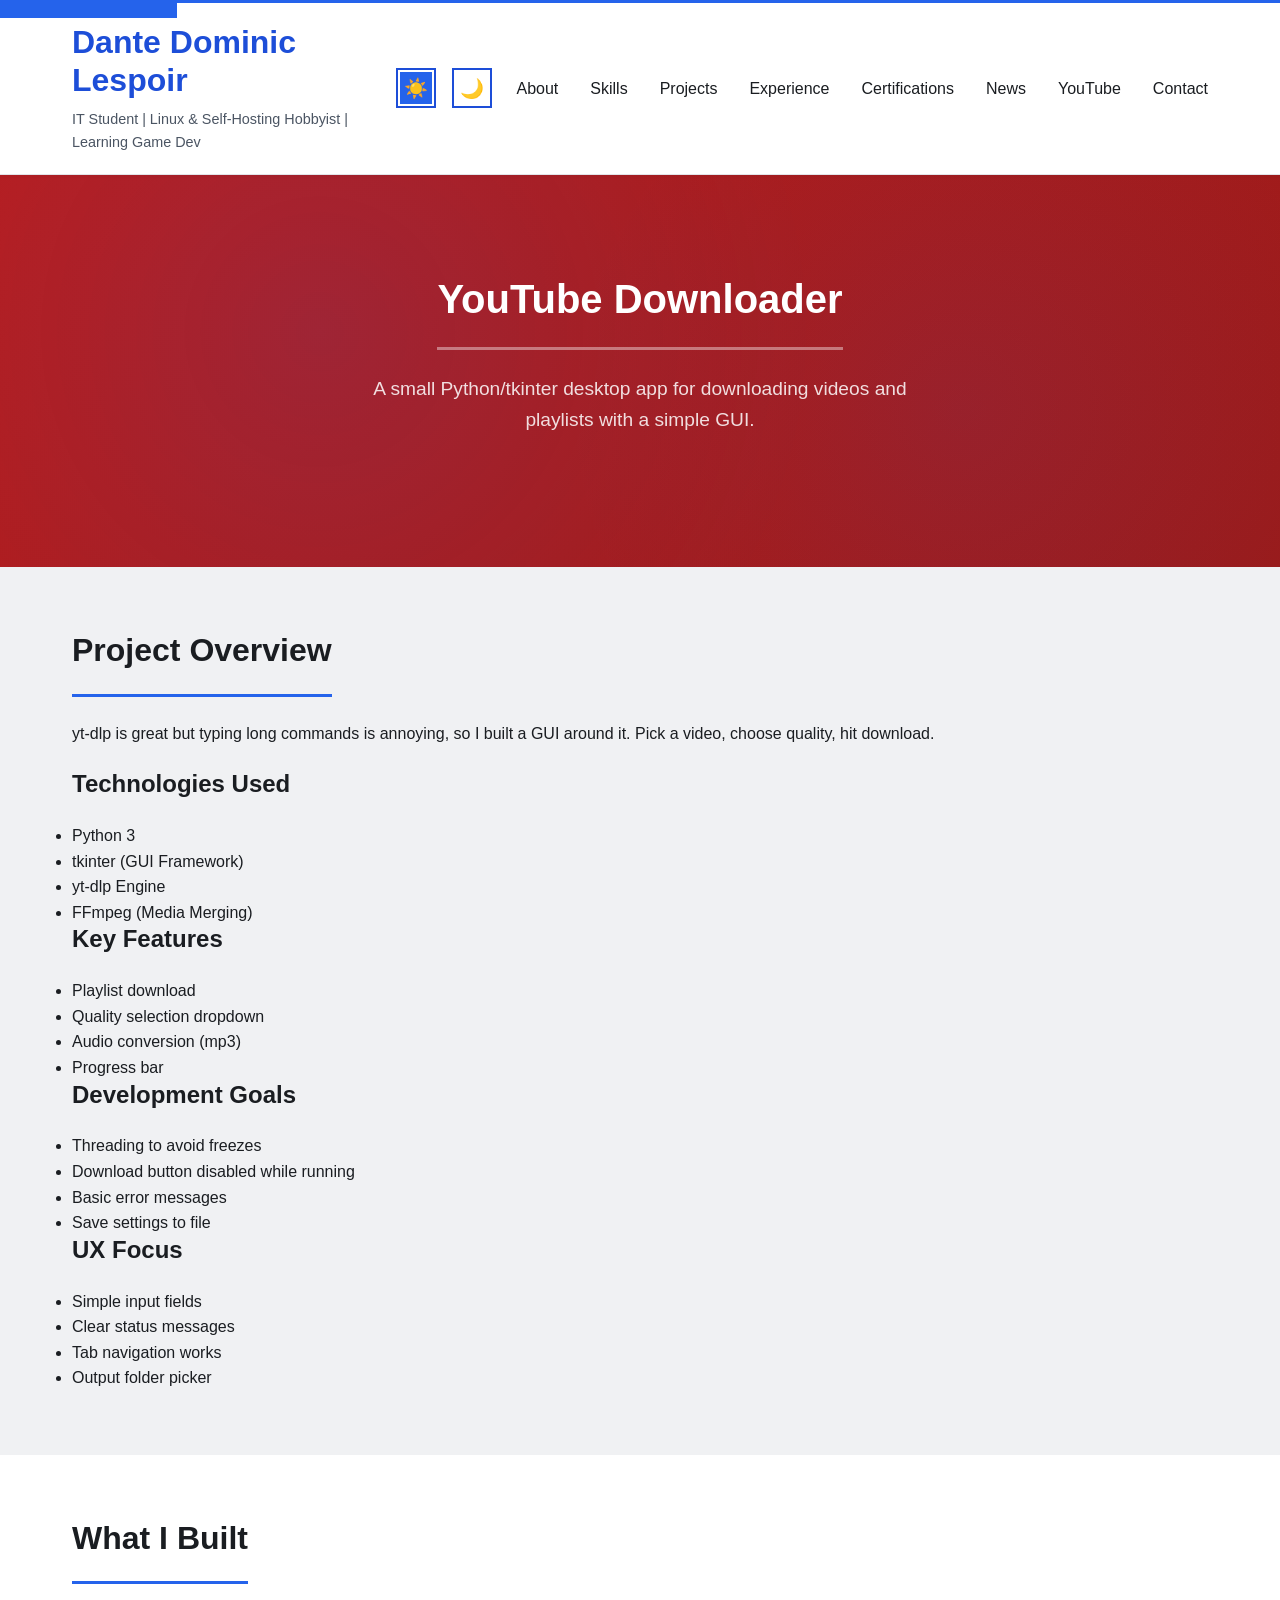
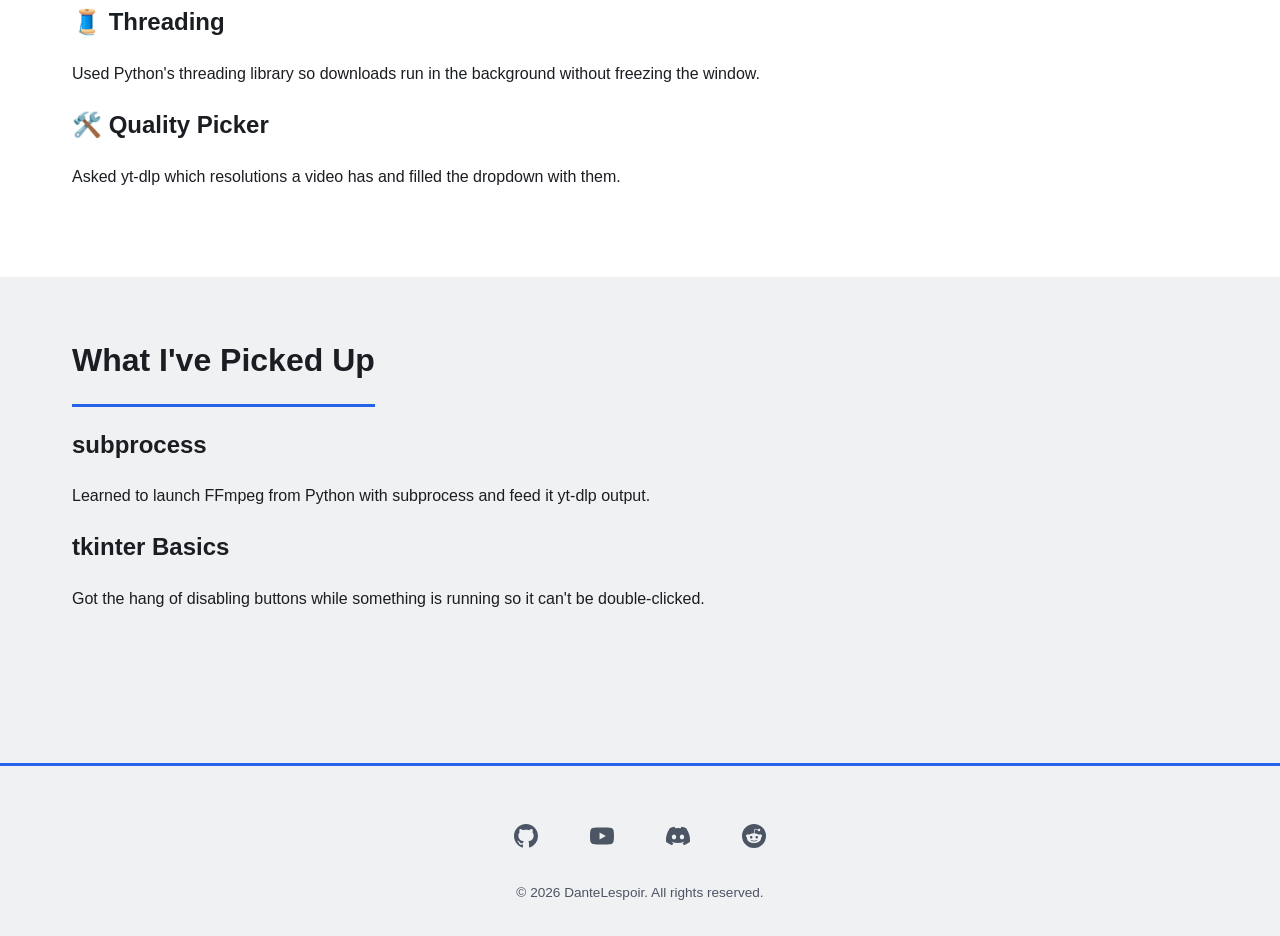
<file: project-youtube-downloader.html>
<!DOCTYPE html>
<html lang="en">
<head>
    <meta charset="UTF-8">
    <meta name="viewport" content="width=device-width, initial-scale=1.0">
    <meta name="description" content="YouTube Downloader - A comprehensive Python and tkinter desktop application for downloading and managing video media.">
    <meta name="theme-color" content="#3498db">
    <title>YouTube Downloader - Dante's Portfolio</title>
    <link rel="stylesheet" href="styles.css?v=16">
    <meta name="robots" content="index, follow">
    <link rel="canonical" href="https://dantesit.github.io/Profolio/">
</head>

<body>
    <a href="index.html#main-content" class="skip-to-main">Skip to main content</a>

    <!-- top bar -->
    <header role="banner">
        <div class="header-container">
            <div class="logo-section">
                <h1>
                        <a href="index.html" style="color: inherit; text-decoration: none;">Dante Dominic Lespoir</a>
                </h1>
                <p class="tagline">IT Student | Linux &amp; Self-Hosting Hobbyist | Learning Game Dev</p>
            </div>

            <div class="theme-switcher" role="group" aria-label="Theme switcher">
                <button class="theme-btn" data-theme="default" aria-label="Default theme">&#9728;&#65039;</button>
                <button class="theme-btn" data-theme="dark" aria-label="Dark theme">&#127769;</button>
            </div>

            <nav role="navigation" aria-label="Main navigation">
                <button class="menu-toggle" aria-label="Toggle navigation menu" aria-expanded="false">
                    <span></span>
                    <span></span>
                    <span></span>
                </button>
                <ul class="nav-menu">
                    <li><a href="index.html#about">About</a></li>
                    <li><a href="index.html#skills">Skills</a></li>
                    <li><a href="index.html#projects">Projects</a></li>
                    <li><a href="index.html#experience">Experience</a></li>
                    <li><a href="index.html#certifications">Certifications</a></li>
                    <li><a href="news.html">News</a></li>
                    <li><a href="youtube.html">YouTube</a></li>
                    <li><a href="index.html#contact">Contact</a></li>
                </ul>
            </nav>
        </div>
    </header>

    <main id="main-content" role="main">
        <!-- hero banner -->
        <section class="hero hero-bg-youtube" aria-labelledby="hero-title">
            <div class="hero-content">
                <h2 id="hero-title">YouTube Downloader</h2>
                    <p>A small Python/tkinter desktop app for downloading videos and playlists with a simple GUI.</p>
            </div>
        </section>

        <section class="content-section" aria-labelledby="overview">
            <div class="container">
                <h2 id="overview">Project Overview</h2>
                <div class="project-detail">
                    <p>
                        yt-dlp is great but typing long commands is annoying, so I built a GUI around it. Pick a video, choose quality, hit download.
                    </p>

                    <div class="project-info-grid">
                        <div class="info-box">
                            <h3>Technologies Used</h3>
                            <ul>
                                <li>Python 3</li>
                                <li>tkinter (GUI Framework)</li>
                                <li>yt-dlp Engine</li>
                                <li>FFmpeg (Media Merging)</li>
                            </ul>
                        </div>
                        <div class="info-box">
                            <h3>Key Features</h3>
                            <ul>
                                <li>Playlist download</li>
                                <li>Quality selection dropdown</li>
                                <li>Audio conversion (mp3)</li>
                                <li>Progress bar</li>
                            </ul>
                        </div>
                        <div class="info-box">
                            <h3>Development Goals</h3>
                            <ul>
                                <li>Threading to avoid freezes</li>
                                <li>Download button disabled while running</li>
                                <li>Basic error messages</li>
                                <li>Save settings to file</li>
                            </ul>
                        </div>
                        <div class="info-box">
                            <h3>UX Focus</h3>
                            <ul>
                                <li>Simple input fields</li>
                                <li>Clear status messages</li>
                                <li>Tab navigation works</li>
                                <li>Output folder picker</li>
                            </ul>
                        </div>
                    </div>
                </div>
            </div>
        </section>

        <section class="content-section" aria-labelledby="features">
            <div class="container">
                <h2 id="features">What I Built</h2>
                <div class="features-list">
                    <div class="feature-item">
                        <h3>&#129525; Threading</h3>
                        <p>
                            Used Python's threading library so downloads run in the background without freezing the window.
                        </p>
                    </div>
                    <div class="feature-item">
                        <h3>&#128736;&#65039; Quality Picker</h3>
                        <p>
                            Asked yt-dlp which resolutions a video has and filled the dropdown with them.
                        </p>
                    </div>
                </div>
            </div>
        </section>

        <section class="content-section" aria-labelledby="learnings">
            <div class="container">
                <h2 id="learnings">What I've Picked Up</h2>
                <div class="learnings-grid">
                    <div class="learning-card">
                        <h3>subprocess</h3>
                        <p>Learned to launch FFmpeg from Python with subprocess and feed it yt-dlp output.</p>
                    </div>
                    <div class="learning-card">
                        <h3>tkinter Basics</h3>
                        <p>Got the hang of disabling buttons while something is running so it can't be double-clicked.</p>
                    </div>
                </div>
            </div>
        </section>
    </main>

    <!-- footer -->
    <footer role="contentinfo">
        <div class="container">
            <div class="footer-inner">
                <div class="footer-socials">
                    <a href="https://github.com/DanteSIT" target="_blank" rel="noopener" aria-label="GitHub">
                        <svg viewBox="0 0 24 24" width="24" height="24" fill="currentColor"><path d="M12 0C5.37 0 0 5.37 0 12c0 5.31 3.435 9.795 8.205 11.385.6.105.825-.255.825-.57 0-.285-.015-1.23-.015-2.235-3.015.555-3.795-.735-4.035-1.41-.135-.345-.72-1.41-1.23-1.695-.42-.225-1.02-.78-.015-.795.945-.015 1.62.87 1.845 1.23 1.08 1.815 2.805 1.305 3.495.99.105-.78.42-1.305.765-1.605-2.67-.3-5.46-1.335-5.46-5.925 0-1.305.465-2.385 1.23-3.225-.12-.3-.54-1.53.12-3.18 0 0 1.005-.315 3.3 1.23.96-.27 1.98-.405 3-.405s2.04.135 3 .405c2.295-1.56 3.3-1.23 3.3-1.23.66 1.65.24 2.88.12 3.18.765.84 1.23 1.905 1.23 3.225 0 4.605-2.805 5.625-5.475 5.925.435.375.81 1.095.81 2.22 0 1.605-.015 2.895-.015 3.3 0 .315.225.69.825.57A12.02 12.02 0 0024 12c0-6.63-5.37-12-12-12z"/></svg>
                    </a>
                    <a href="https://www.youtube.com/@dantelespoirsit" target="_blank" rel="noopener" aria-label="YouTube">
                        <svg viewBox="0 0 24 24" width="24" height="24" fill="currentColor"><path d="M23.498 6.186a3.016 3.016 0 00-2.122-2.136C19.505 3.546 12 3.546 12 3.546s-7.505 0-9.377.504A3.017 3.017 0 00.502 6.186C0 8.07 0 12 0 12s0 3.93.502 5.814a3.016 3.016 0 002.122 2.136c1.871.504 9.376.504 9.376.504s7.505 0 9.377-.504a3.015 3.015 0 002.122-2.136C24 15.93 24 12 24 12s0-3.93-.502-5.814zM9.545 15.568V8.432L15.818 12l-6.273 3.568z"/></svg>
                    </a>
                    <a href="https://discord.com/users/danlespoir" target="_blank" rel="noopener" aria-label="Discord">
                        <svg viewBox="0 0 24 24" width="24" height="24" fill="currentColor"><path d="M20.317 4.37a19.791 19.791 0 00-4.885-1.515.074.074 0 00-.079.037c-.21.375-.444.864-.608 1.25a18.27 18.27 0 00-5.487 0 12.64 12.64 0 00-.617-1.25.077.077 0 00-.079-.037A19.736 19.736 0 003.677 4.37a.07.07 0 00-.032.027C.533 9.046-.32 13.58.099 18.057a.082.082 0 00.031.057 19.9 19.9 0 005.993 3.03.078.078 0 00.084-.028c.462-.63.874-1.295 1.226-1.994a.076.076 0 00-.041-.106 13.107 13.107 0 01-1.872-.892.077.077 0 01-.008-.128 10.2 10.2 0 00.372-.292.074.074 0 01.077-.01c3.928 1.793 8.18 1.793 12.062 0a.074.074 0 01.078.01c.12.098.246.198.373.292a.077.077 0 01-.006.127 12.299 12.299 0 01-1.873.892.077.077 0 00-.041.107c.36.698.772 1.362 1.225 1.993a.076.076 0 00.084.028 19.839 19.839 0 006.002-3.03.077.077 0 00.032-.054c.5-5.177-.838-9.674-3.549-13.66a.061.061 0 00-.031-.03zM8.02 15.33c-1.183 0-2.157-1.085-2.157-2.419 0-1.333.956-2.419 2.157-2.419 1.21 0 2.176 1.096 2.157 2.42 0 1.333-.956 2.418-2.157 2.418zm7.975 0c-1.183 0-2.157-1.085-2.157-2.419 0-1.333.955-2.419 2.157-2.419 1.21 0 2.176 1.096 2.157 2.42 0 1.333-.946 2.418-2.157 2.418z"/></svg>
                    </a>
                    <a href="https://www.reddit.com/user/dante-lp" target="_blank" rel="noopener" aria-label="Reddit">
                        <svg viewBox="0 0 24 24" width="24" height="24" fill="currentColor"><path d="M12 0A12 12 0 0 0 0 12a12 12 0 0 0 12 12 12 12 0 0 0 12-12A12 12 0 0 0 12 0zm5.01 4.744c.688 0 1.25.561 1.25 1.249a1.25 1.25 0 0 1-2.498.056l-2.597-.547-.8 3.747c1.824.07 3.48.632 4.674 1.488.308-.309.73-.491 1.207-.491.968 0 1.754.786 1.754 1.754 0 .716-.435 1.333-1.01 1.614a3.111 3.111 0 0 1 .042.52c0 2.694-3.13 4.87-7.004 4.87-3.874 0-7.004-2.176-7.004-4.87 0-.183.015-.366.043-.534A1.748 1.748 0 0 1 4.028 12c0-.968.786-1.754 1.754-1.754.463 0 .898.196 1.207.49 1.207-.883 2.878-1.43 4.744-1.487l.885-4.182a.342.342 0 0 1 .14-.197.35.35 0 0 1 .238-.042l2.906.617a1.214 1.214 0 0 1 1.108-.701zM9.25 12C8.561 12 8 12.562 8 13.25c0 .687.561 1.248 1.25 1.248.687 0 1.248-.561 1.248-1.249 0-.688-.561-1.249-1.249-1.249zm5.5 0c-.687 0-1.248.561-1.248 1.25 0 .687.561 1.248 1.249 1.248.688 0 1.249-.561 1.249-1.249 0-.687-.562-1.249-1.25-1.249zm-5.466 3.99a.327.327 0 0 0-.231.094.33.33 0 0 0 0 .463c.842.842 2.484.913 2.961.913.477 0 2.105-.056 2.961-.913a.361.361 0 0 0 .029-.463.33.33 0 0 0-.464 0c-.547.533-1.684.73-2.512.73-.828 0-1.979-.196-2.512-.73a.326.326 0 0 0-.232-.095z"/></svg>
                    </a>
                </div>
                <p>&copy; 2026 DanteLespoir. All rights reserved.</p>
            </div>
        </div>
    </footer>

    <script src="script.js?v=6"></script>
</body>
</html>
</file>
<file: styles.css>
/* ============================================
   PORTFOLIO - styles.css
   Dante Dominic Lespoir
   ============================================ */

/* -------------------------------------------
   1. Variables
   ------------------------------------------- */
:root {
    --white: #ffffff;
    --light-gray: #f0f1f3;
    --gray: #d8dbe0;
    --black: #1a1d21;
    --muted:      #4b5563;
    --blue: #2563eb;
    --blue-hover: #1d4ed8;
    --green: #16a34a;
    --red: #dc2626;
    --shadow: rgba(0, 0, 0, 0.06);
    --shadow-md: rgba(0, 0, 0, 0.1);
    --border: #e2e4e9;

    --font: -apple-system, BlinkMacSystemFont, 'Segoe UI', Roboto, 'Helvetica Neue', Arial, sans-serif;
    --mono: 'Courier New', Courier, monospace;

    --xs: 0.5rem;
    --sm: 1rem;
    --md: 1.5rem;
    --lg: 2rem;
    --xl: 3rem;
    --xxl: 4rem;

    --max-w: 1200px;
    --transition: all 0.3s ease;
}

/* -------------------------------------------
   2. Reset & base
   ------------------------------------------- */
*,
*::before,
*::after {
    margin: 0;
    padding: 0;
    box-sizing: border-box;
}

html {
    scroll-behavior: smooth;
}

body {
    font-family: var(--font);
    color: var(--black);
    background-color: var(--light-gray);
    line-height: 1.6;
    font-size: 16px;
    overflow-x: hidden;
}

img {
    max-width: 100%;
    height: auto;
    display: block;
}

a {
    color: var(--blue);
    text-decoration: none;
    transition: var(--transition);
}

a:hover {
    color: var(--blue-hover);
    text-decoration: underline;
}

a:focus {
    outline: 2px solid var(--blue);
    outline-offset: 2px;
}

/* skip to main content link (accessibility) */
.skip-to-main {
    position: absolute;
    top: -40px;
    left: 0;
    background: var(--blue);
    color: white;
    padding: var(--sm);
    text-decoration: none;
    z-index: 100;
}

.skip-to-main:focus {
    top: 0;
}

/* -------------------------------------------
   3. Typography
   ------------------------------------------- */
h1, h2, h3, h4, h5, h6 {
    color: var(--black);
    font-weight: 600;
    line-height: 1.2;
    margin-bottom: var(--md);
}

h1 { font-size: 2.5rem; }

h2 {
    font-size: 2rem;
    border-bottom: 3px solid var(--blue);
    padding-bottom: var(--md);
    display: inline-block;
}

h3 { font-size: 1.5rem; }
h4 { font-size: 1.25rem; }

p {
    margin-bottom: var(--md);
    color: var(--black);
}

/* -------------------------------------------
   4. Layout
   ------------------------------------------- */
.container {
    max-width: var(--max-w);
    margin: 0 auto;
    padding: 0 var(--lg);
}

.content-section {
    padding: var(--xxl) var(--lg);
    background-color: var(--white);
}

.content-section:nth-child(even) {
    background-color: var(--light-gray);
}

.section-subtitle {
    color: var(--muted);
    font-size: 1.1rem;
    margin-bottom: var(--lg);
}

/* -------------------------------------------
   5. Header & navigation
   ------------------------------------------- */
header {
    background-color: var(--white);
    color: var(--black);
    padding: 1.25rem 0;
    position: sticky;
    top: 0;
    z-index: 90;
    border-bottom: 1px solid var(--border);
    border-top: 3px solid var(--blue);
    box-shadow: 0 1px 4px var(--shadow);
}

.header-container {
    max-width: var(--max-w);
    margin: 0 auto;
    padding: 0 var(--lg);
    display: flex;
    justify-content: space-between;
    align-items: center;
}

.logo-section h1 {
    color: var(--blue-hover);
    font-size: 2rem;
    margin: 0;
}

.tagline {
    font-size: 0.9rem;
    color: var(--muted);
    margin: var(--xs) 0 0 0;
}

nav {
    display: flex;
    align-items: center;
}

.nav-menu {
    list-style: none;
    display: flex;
    gap: var(--lg);
    align-items: center;
}

.nav-menu a {
    color: var(--black);
    font-weight: 500;
    position: relative;
    transition: var(--transition);
}

.nav-menu a:hover {
    color: var(--blue-hover);
    text-decoration: none;
}

.nav-menu a::after {
    content: '';
    position: absolute;
    bottom: -5px;
    left: 0;
    width: 0;
    height: 2px;
    background-color: var(--blue-hover);
    transition: width 0.3s ease;
}

.nav-menu a:hover::after {
    width: 100%;
}

/* mobile hamburger */
.menu-toggle {
    display: none;
    flex-direction: column;
    background: none;
    border: none;
    cursor: pointer;
    gap: 5px;
}

.menu-toggle span {
    width: 25px;
    height: 3px;
    background-color: var(--black);
    transition: var(--transition);
}

/* -------------------------------------------
   6. Theme switcher
   ------------------------------------------- */
.theme-switcher {
    display: flex;
    align-items: center;
    gap: var(--sm);
    padding: 0 var(--md);
}

.theme-btn {
    background: transparent;
    border: 2px solid var(--blue-hover);
    color: var(--black);
    width: 40px;
    height: 40px;
    border-radius: 0;
    cursor: pointer;
    font-size: 1.2rem;
    display: flex;
    align-items: center;
    justify-content: center;
    transition: var(--transition);
    padding: 0;
}

.theme-btn:hover {
    background-color: var(--blue);
    color: #fff;
    transform: scale(1.1);
}

.theme-btn:focus {
    outline: 2px solid var(--white);
    outline-offset: 2px;
}

.theme-btn.active {
    background-color: var(--blue);
    box-shadow: inset 0 0 0 2px var(--white);
}

/* -------------------------------------------
   7. Hero section
   ------------------------------------------- */
.hero {
    background: linear-gradient(160deg, #0f172a 0%, #1e293b 45%, #0f172a 100%);
    color: #ffffff;
    padding: 100px var(--lg);
    text-align: center;
    position: relative;
    overflow: hidden;
}

/* subtle grid pattern */
.hero::before {
    content: '';
    position: absolute;
    top: 0;
    left: 0;
    width: 100%;
    height: 100%;
    background:
        radial-gradient(circle at 25% 40%, rgba(37, 99, 235, 0.12) 0%, transparent 50%),
        radial-gradient(circle at 75% 60%, rgba(37, 99, 235, 0.08) 0%, transparent 40%);
    pointer-events: none;
}

.hero-content {
    position: relative;
    z-index: 1;
    text-align: center;
}

.hero-content h2 {
    color: #ffffff;
    border-bottom: 3px solid rgba(255, 255, 255, 0.4);
    font-size: 2.5rem;
    margin-bottom: var(--md);
    display: inline-block;
}

.hero-content p {
    color: rgba(255, 255, 255, 0.85);
    font-size: 1.2rem;
    margin-bottom: var(--lg);
    max-width: 600px;
    margin-left: auto;
    margin-right: auto;
}

.cta-button {
    display: inline-block;
    background-color: var(--blue);
    color: #ffffff;
    padding: var(--sm) var(--lg);
    border-radius: 0;
    font-weight: 600;
    transition: var(--transition);
    text-decoration: none;
    border: 2px solid var(--blue);
}

.cta-button:hover {
    background-color: var(--blue);
    color: #fff;
    text-decoration: none;
}

/* project page hero backgrounds */
.hero-bg-homelab { background: linear-gradient(135deg, #2d3436 0%, #0d1b2a 100%); }
.hero-bg-youtube { background: linear-gradient(135deg, #b91c1c 0%, #991b1b 100%); }
.hero-bg-game    { background: linear-gradient(135deg, #475569 0%, #1e293b 100%); }
.hero-bg-web     { background: linear-gradient(135deg, #1d4ed8 0%, #1e40af 100%); }
.hero-bg-code    { background: linear-gradient(135deg, #15803d 0%, #166534 100%); }

/* -------------------------------------------
   8. About section
   ------------------------------------------- */
.about-grid {
    display: grid;
    grid-template-columns: 1fr 1fr;
    gap: var(--xl);
    align-items: start;
}

.hero-avatar {
    width: 160px;
    height: 160px;
    border-radius: 8px;
    border: 3px solid rgba(255, 255, 255, 0.5);
    margin: 0 auto var(--md);
    display: block;
    object-fit: cover;
    filter: drop-shadow(0 0 20px rgba(255, 255, 255, 0.25)) drop-shadow(0 0 40px rgba(255, 255, 255, 0.1));
}

.about-text p {
    margin-bottom: var(--md);
    color: var(--muted);
    line-height: 1.8;
}

.credentials h3 {
    color: var(--blue);
    margin-bottom: var(--md);
}

.credential-list {
    list-style: none;
}

.credential-list li {
    background-color: var(--white);
    padding: var(--md);
    margin-bottom: var(--sm);
    border-left: 4px solid var(--blue);
    border-radius: 0;
    box-shadow: 0 1px 3px var(--shadow);
}

.credential-title {
    display: block;
    font-weight: 600;
    color: var(--black);
    margin-bottom: var(--xs);
}

.credential-status,
.credential-provider {
    display: block;
    font-size: 0.9rem;
    color: var(--muted);
}

.credential-images,
.credential-images-grid {
    display: flex;
    flex-wrap: wrap;
    gap: var(--md);
    margin: var(--md) 0;
}

.credential-images a,
.credential-images-grid a {
    flex: 1;
    min-width: 200px;
    max-width: 300px;
    display: block;
}

.credential-logo {
    width: 100%;
    height: auto;
    border-radius: 0;
    box-shadow: 0 1px 3px var(--shadow);
    transition: var(--transition);
    margin-top: var(--sm);
}

.credential-logo:hover {
    transform: scale(1.02);
    box-shadow: 0 4px 12px var(--shadow);
}

/* -------------------------------------------
   9. Skills section
   ------------------------------------------- */
.skills-grid {
    display: grid;
    grid-template-columns: repeat(auto-fit, minmax(250px, 1fr));
    gap: var(--lg);
}

.skill-category {
    background-color: var(--white);
    padding: var(--lg);
    border-radius: 0;
    box-shadow: 0 1px 3px var(--shadow);
    transition: var(--transition);
}

.skill-category:hover {
    transform: translateY(-3px);
    box-shadow: 0 4px 16px var(--shadow-md);
}

.skill-category h3 {
    color: var(--blue);
    border-bottom: 2px solid var(--blue);
    padding-bottom: var(--md);
    margin-bottom: var(--md);
}

.skill-list {
    list-style: none;
}

.skill-list li {
    padding: var(--xs) 0;
    position: relative;
    padding-left: var(--md);
    color: var(--muted);
}

.skill-list li::before {
    content: '\25AA';
    position: absolute;
    left: 0;
    color: var(--blue);
    font-weight: bold;
}

/* -------------------------------------------
   10. Projects section
   ------------------------------------------- */
.project-grid {
    display: grid;
    grid-template-columns: repeat(auto-fill, minmax(300px, 1fr));
    gap: var(--lg);
    margin-top: var(--lg);
}

.project-card {
    background-color: var(--white);
    border-radius: 0;
    overflow: hidden;
    box-shadow: 0 1px 3px var(--shadow);
    transition: var(--transition);
    display: flex;
    flex-direction: column;
}

.project-card:hover {
    transform: translateY(-4px);
    box-shadow: 0 6px 20px var(--shadow-md);
}

.project-card-icon {
    display: flex;
    align-items: center;
    justify-content: center;
    padding: 1rem 1rem 0.5rem;
    color: var(--blue);
    background: var(--light-gray);
    border-bottom: 1px solid var(--border);
}

.project-card-icon svg {
    width: 28px;
    height: 28px;
}

/* card image areas with gradient backgrounds */
.project-image {
    height: 220px;
    width: 100%;
    display: flex;
    align-items: center;
    justify-content: center;
    overflow: hidden;
}

.project-icon {
    font-size: 48px;
    opacity: 0.9;
    filter: drop-shadow(0 2px 8px rgba(0, 0, 0, 0.3));
}

.project-bg-youtube { background: linear-gradient(135deg, #ff0000 0%, #cc0000 100%); }
.project-bg-game    { background: linear-gradient(135deg, #4a5568 0%, #2d3748 100%); }
.project-bg-homelab { background: linear-gradient(135deg, #2d3436 0%, #0d1b2a 100%); }
.project-bg-github { background: linear-gradient(135deg, #24292e 0%, #0d1117 100%); }
.project-bg-web     { background: linear-gradient(135deg, #3498db 0%, #2980b9 100%); }
.project-bg-code    { background: linear-gradient(135deg, #27ae60 0%, #229954 100%); }

.hero-bg-github { background: linear-gradient(135deg, #24292e 0%, #0d1117 100%); }

.project-content,
.project-card-body {
    padding: var(--lg);
    flex-grow: 1;
    display: flex;
    flex-direction: column;
}

.project-content h3,
.project-card-body h3 {
    color: var(--black);
    margin-bottom: var(--md);
    border: none;
    padding: 0;
}

.project-description {
    color: var(--muted);
    margin-bottom: var(--md);
    flex-grow: 1;
}

.project-tags {
    display: flex;
    gap: var(--xs);
    flex-wrap: wrap;
    margin-bottom: var(--md);
}

.tag {
    background-color: var(--light-gray);
    color: var(--blue);
    padding: 4px 12px;
    border-radius: 0;
    font-size: 0.85rem;
    font-weight: 500;
}

.project-link {
    color: var(--blue);
    font-weight: 600;
    display: inline-flex;
    align-items: center;
    transition: var(--transition);
}

.project-link:hover {
    color: var(--blue-hover);
}

/* -------------------------------------------
   11. Experience cards
   ------------------------------------------- */
.exp-grid {
    display: grid;
    grid-template-columns: repeat(auto-fill, minmax(320px, 1fr));
    gap: var(--lg);
    margin-top: var(--lg);
}

.exp-card {
    background-color: var(--light-gray);
    padding: 0;
    border-left: 5px solid var(--blue);
    box-shadow: 0 2px 8px var(--shadow);
    transition: var(--transition);
    display: flex;
    flex-direction: column;
}

.exp-card:hover {
    transform: translateY(-3px);
    box-shadow: 0 6px 20px var(--shadow-md);
}

.exp-card--current {
    border-left-color: var(--green);
    background-color: var(--white);
    box-shadow: 0 2px 12px var(--shadow-md);
}

.exp-card--done,
.exp-card.exp-card--done {
    border-left-color: #eab308 !important;
}

.exp-card--done .exp-badge--done,
.exp-card.exp-card--done .exp-badge--done {
    background-color: #eab308 !important;
    color: #1a1d21 !important;
}

/* community cards - purple */
.exp-card--community {
    border-left-color: #7c3aed !important;
}

.exp-badge--community {
    background-color: #7c3aed;
    color: #fff;
}

/* exploring cards - orange */
.exp-card--exploring {
    border-left-color: #f97316 !important;
}

.exp-badge--exploring {
    background: #c2410c;
    color: #fff;
}

/* tools cards - slate */
.exp-card--tools {
    border-left-color: #475569 !important;
}

.exp-badge--tools {
    background-color: #475569;
    color: #fff;
}

.exp-card-head {
    display: flex;
    align-items: center;
    gap: var(--sm);
    padding: var(--md) var(--lg);
    border-bottom: 1px solid var(--border);
    flex-wrap: wrap;
}

.exp-badge {
    background-color: #15803d;
    color: #fff;
    font-size: 0.7rem;
    font-weight: 700;
    text-transform: uppercase;
    letter-spacing: 0.05em;
    padding: 3px 10px;
}

.exp-company {
    font-weight: 700;
    color: var(--black);
    font-size: 1.05rem;
}

.exp-count {
    font-size: 0.75rem;
    color: var(--muted);
    margin-left: auto;
    background: var(--white);
    border: 1px solid var(--border);
    padding: 2px 10px;
    font-weight: 500;
}

.exp-roles {
    display: flex;
    flex-direction: column;
    padding: var(--sm) var(--lg);
    gap: 0;
}

.exp-role {
    display: flex;
    justify-content: space-between;
    align-items: baseline;
    gap: var(--sm);
    padding: var(--xs) 0;
    border-bottom: 1px solid var(--border);
}

.exp-role:last-child {
    border-bottom: none;
}

.exp-title {
    font-weight: 600;
    color: var(--black);
    font-size: 0.9rem;
}

.exp-dates {
    font-size: 0.8rem;
    color: var(--muted);
    white-space: nowrap;
    flex-shrink: 0;
    font-weight: 500;
}

.exp-desc {
    color: var(--muted);
    font-size: 0.9rem;
    margin: 0;
    line-height: 1.5;
    padding: var(--sm) var(--lg) var(--lg);
    border-top: 1px solid var(--border);
    background: var(--white);
}

/* -------------------------------------------
   12. Certifications
   ------------------------------------------- */
.credentials-section {
    display: grid;
    grid-template-columns: repeat(auto-fit, minmax(300px, 1fr));
    gap: var(--lg);
    margin-top: var(--lg);
}

.credential-item {
    background-color: var(--white);
    padding: var(--lg);
    border-radius: 0;
    box-shadow: 0 1px 3px var(--shadow);
    border-left: 4px solid var(--blue);
    transition: var(--transition);
}

.credential-item:hover {
    transform: translateY(-5px);
    box-shadow: 0 4px 12px var(--shadow);
}

.credential-item h3 {
    color: var(--blue);
    border: none;
    margin-bottom: var(--md);
}

.credential-description {
    color: var(--muted);
    margin-bottom: var(--md) !important;
}

/* -------------------------------------------
   12b. Cert tabs
   ------------------------------------------- */
.cert-tabs {
    display: flex;
    gap: 0;
    margin-bottom: var(--lg);
    border-bottom: 2px solid var(--border);
}

.cert-tab {
    background: none;
    border: none;
    padding: 0.75rem 1.5rem;
    font-size: 1rem;
    font-weight: 600;
    color: var(--muted);
    cursor: pointer;
    border-bottom: 2px solid transparent;
    margin-bottom: -2px;
    transition: var(--transition);
    font-family: inherit;
}

.cert-tab:hover {
    color: var(--blue);
}

.cert-tab--active {
    color: var(--blue);
    border-bottom-color: var(--blue);
}

.cert-panel {
    display: none;
    animation: fadeIn 0.25s ease;
}

.cert-panel--active {
    display: block;
}

.cert-panel h3 {
    color: var(--blue);
    margin-bottom: var(--md);
}

.lazy-img {
    opacity: 0;
    transition: opacity 0.3s ease;
}

.lazy-img.loaded {
    opacity: 1;
}

.cert-placeholder-grid {
    display: grid;
    grid-template-columns: repeat(auto-fill, minmax(150px, 1fr));
    gap: var(--md);
}

.cert-placeholder {
    background-color: var(--white);
    border: 2px dashed var(--border);
    border-radius: 0;
    padding: var(--lg) var(--md);
    text-align: center;
    display: flex;
    flex-direction: column;
    align-items: center;
    gap: 0.5rem;
}

.cert-placeholder-icon {
    font-size: 2rem;
    opacity: 0.5;
}

.cert-placeholder-text {
    font-weight: 600;
    color: var(--black);
    font-size: 0.95rem;
}

.cert-placeholder-sub {
    font-size: 0.8rem;
    color: var(--muted);
}

.cert-placeholder--upcoming {
    border-color: var(--blue);
    opacity: 0.7;
}

.cert-list {
    display: grid;
    grid-template-columns: repeat(auto-fill, minmax(220px, 1fr));
    gap: var(--md);
}

.cert-item {
    display: flex;
    flex-direction: column;
    align-items: center;
    gap: 0.4rem;
    background-color: var(--white);
    border: 1px solid var(--border);
    border-radius: 0;
    padding: var(--lg) var(--md);
    text-align: center;
    text-decoration: none;
    transition: var(--transition);
}

.cert-item:hover {
    border-color: var(--blue);
    transform: translateY(-3px);
    box-shadow: 0 4px 12px var(--shadow);
    text-decoration: none;
}

.cert-item-icon {
    font-size: 2rem;
}

.cert-item-title {
    font-weight: 600;
    color: var(--black);
    font-size: 0.95rem;
}

.cert-item-sub {
    font-size: 0.8rem;
    color: var(--muted);
}

.cert-card {
    display: flex;
    flex-direction: column;
    align-items: center;
    gap: 0.5rem;
}

.cert-card-label {
    font-size: 0.85rem;
    font-weight: 600;
    color: var(--black);
    text-align: center;
}

/* -------------------------------------------
   13. Contact section
   ------------------------------------------- */
.contact-content {
    display: grid;
    grid-template-columns: 1fr 1fr;
    gap: var(--xl);
    margin-top: var(--lg);
}

.contact-form {
    background-color: var(--white);
    padding: var(--lg);
    border-radius: 0;
    box-shadow: 0 1px 3px var(--shadow);
}

.form-group {
    margin-bottom: var(--md);
}

.form-group label {
    display: block;
    margin-bottom: var(--xs);
    font-weight: 600;
    color: var(--black);
}

.form-group input,
.form-group textarea,
.form-group select {
    width: 100%;
    padding: var(--sm);
    border: 2px solid var(--border);
    border-radius: 0;
    font-family: var(--font);
    font-size: 1rem;
    transition: var(--transition);
}

.form-group input:focus,
.form-group textarea:focus,
.form-group select:focus {
    outline: none;
    border-color: var(--blue);
}

.submit-button {
    background-color: var(--blue);
    color: var(--white);
    padding: var(--md) var(--lg);
    border: none;
    border-radius: 0;
    font-weight: 600;
    cursor: pointer;
    font-size: 1rem;
    transition: var(--transition);
    width: 100%;
}

.submit-button:hover {
    background-color: var(--blue-hover);
    transform: translateY(-2px);
}

.submit-button:focus {
    outline: 2px solid var(--blue);
    outline-offset: 2px;
}

.contact-info {
    background-color: var(--white);
    padding: var(--lg);
    border-radius: 0;
    box-shadow: 0 1px 3px var(--shadow);
}

.contact-info h3 {
    color: var(--blue);
    margin-bottom: var(--lg);
    border: none;
}

.contact-item {
    margin-bottom: var(--lg);
    padding-bottom: var(--lg);
    border-bottom: 1px solid var(--border);
}

.contact-item:last-child {
    border-bottom: none;
}

.contact-label {
    display: block;
    font-weight: 600;
    color: var(--black);
    margin-bottom: var(--xs);
}

.contact-item p {
    color: var(--muted);
    margin: 0;
}

.socials {
    display: flex;
    gap: var(--md);
    margin-top: var(--lg);
    padding-top: var(--md);
    border-top: 1px solid var(--border);
}

.socials a {
    color: var(--muted);
    display: flex;
    align-items: center;
    justify-content: center;
    width: 40px;
    height: 40px;
    transition: var(--transition);
}

.socials a:hover {
    color: var(--blue);
    transform: translateY(-2px);
}

/* -------------------------------------------
   14. Footer
   ------------------------------------------- */
footer {
    background-color: var(--light-gray);
    color: var(--black);
    padding: var(--xl) 0 var(--lg);
    margin-top: var(--xxl);
    border-top: 3px solid var(--blue);
}

.footer-inner {
    display: flex;
    flex-direction: column;
    align-items: center;
    gap: var(--md);
}

.footer-socials {
    display: flex;
    gap: var(--lg);
}

.footer-socials a {
    color: var(--muted);
    transition: var(--transition);
    display: flex;
    align-items: center;
    justify-content: center;
    width: 44px;
    height: 44px;
}

.footer-socials a:hover {
    color: var(--blue);
    transform: translateY(-3px);
}

footer p {
    margin: 0;
    color: var(--muted);
    font-size: 0.85rem;
}

/* -------------------------------------------
   14b. Community & Exploring
   ------------------------------------------- */
.community-grid {
    display: grid;
    grid-template-columns: repeat(auto-fill, minmax(280px, 1fr));
    gap: var(--lg);
    margin-top: var(--lg);
}

.community-card {
    background: var(--white);
    padding: var(--lg);
    border-left: 4px solid var(--blue);
    box-shadow: 0 1px 3px var(--shadow);
}

.community-card h3 {
    color: var(--blue);
    font-size: 1rem;
    margin-bottom: var(--sm);
    border: none;
}

.community-card p {
    color: var(--muted);
    font-size: 0.9rem;
    margin: 0;
    line-height: 1.6;
}

.community-card a {
    color: var(--blue);
}

.community-links {
    display: flex;
    gap: var(--md);
    margin-top: var(--sm);
    flex-wrap: wrap;
}

.community-links a {
    font-size: 0.85rem;
    font-weight: 500;
}

.exploring-grid {
    display: grid;
    grid-template-columns: repeat(auto-fill, minmax(280px, 1fr));
    gap: var(--md);
    margin-top: var(--lg);
}

.exploring-item {
    display: flex;
    align-items: flex-start;
    gap: var(--sm);
    padding: var(--md);
    background: var(--white);
    border-left: 3px solid var(--border);
    box-shadow: 0 1px 2px var(--shadow);
}

.exploring-icon {
    font-size: 1.3rem;
    flex-shrink: 0;
    margin-top: 2px;
}

.exploring-item strong {
    display: block;
    margin-bottom: 2px;
}

.exploring-item p {
    color: var(--muted);
    font-size: 0.85rem;
    margin: 0;
}

/* -------------------------------------------
   14c. Tools & Platforms
   ------------------------------------------- */
.tools-grid {
    display: grid;
    grid-template-columns: repeat(auto-fill, minmax(260px, 1fr));
    gap: var(--lg);
    margin-top: var(--lg);
}

.tool-group h3 {
    font-size: 0.85rem;
    text-transform: uppercase;
    letter-spacing: 0.05em;
    color: var(--muted);
    margin-bottom: var(--sm);
    border: none;
    padding: 0;
}

.tool-tags {
    display: flex;
    flex-wrap: wrap;
    gap: var(--xs);
}

.tool-tag {
    background: var(--white);
    border: 1px solid var(--border);
    padding: 4px 12px;
    font-size: 0.85rem;
    color: var(--black);
    font-weight: 500;
    transition: var(--transition);
}

.tool-tag:hover {
    border-color: var(--blue);
    color: var(--blue);
}

/* -------------------------------------------
   15. Responsive
   ------------------------------------------- */
@media (max-width: 768px) {
    .header-container {
        flex-direction: column;
        gap: var(--md);
    }

    .menu-toggle {
        display: flex;
    }

    .theme-switcher {
        order: -1;
        gap: var(--xs);
        padding: 0 var(--sm);
    }

    .theme-btn {
        width: 36px;
        height: 36px;
        font-size: 1rem;
    }

    .nav-menu {
        display: none;
        position: absolute;
        top: 100%;
        left: 0;
        right: 0;
        flex-direction: column;
        gap: 0;
        background-color: var(--white);
        padding: var(--lg);
        z-index: 80;
        border-bottom: 1px solid var(--border);
    }

    .nav-menu.active {
        display: flex;
    }

    .nav-menu li {
        width: 100%;
    }

    .nav-menu a {
        display: block;
        padding: var(--md) 0;
    }

    .hero {
        padding: 80px var(--md);
    }

    .hero-content h2 {
        font-size: 2rem;
    }

    .about-grid {
        grid-template-columns: 1fr;
    }

    .skills-grid {
        grid-template-columns: 1fr;
    }

    .project-grid {
        grid-template-columns: 1fr;
    }

    .contact-content {
        grid-template-columns: 1fr;
    }

    .exp-grid {
        grid-template-columns: 1fr;
    }

    .exp-role {
        flex-direction: column;
        gap: 2px;
    }

    .credentials-section {
        grid-template-columns: 1fr;
    }

    h1 { font-size: 2rem; }
    h2 { font-size: 1.5rem; }
}

@media (max-width: 480px) {
    .container {
        padding: 0 var(--sm);
    }

    .header-container {
        padding: 0 var(--sm);
    }

    .project-card,
    .skill-category,
    .contact-form {
        padding: var(--md);
    }

    .nav-menu {
        padding: var(--md);
    }

    .project-image {
        height: 150px;
    }

    .exp-card {
        padding: var(--md);
    }

    h1 { font-size: 1.5rem; }
    h2 { font-size: 1.25rem; }
}

/* -------------------------------------------
   16. Dark theme
   ------------------------------------------- */
:root[data-theme="dark"] {
    --white: #1a1d24;
    --light-gray: #13151a;
    --gray: #2a2f3a;
    --black: #e6edf3;
    --muted: #9ca3af;
    --blue: #58a6ff;
    --blue-hover: #79c0ff;
    --border: #2a2f3a;
    --shadow: rgba(0, 0, 0, 0.4);
    --shadow-md: rgba(0, 0, 0, 0.6);
}

[data-theme="dark"] .cta-button {
    background-color: #58a6ff;
    border-color: #58a6ff;
    color: #0d1117;
}

[data-theme="dark"] .cta-button:hover {
    background-color: transparent;
    color: #58a6ff;
}

[data-theme="dark"] .nav-menu {
    background-color: #1f232b;
}

[data-theme="dark"] .form-group input,
[data-theme="dark"] .form-group textarea,
[data-theme="dark"] .form-group select {
    background-color: #16181d;
    color: #e6edf3;
    border-color: #2d333b;
}

[data-theme="dark"] .form-group input:focus,
[data-theme="dark"] .form-group textarea:focus,
[data-theme="dark"] .form-group select:focus {
    border-color: #58a6ff;
}

[data-theme="dark"] .form-group input::placeholder,
[data-theme="dark"] .form-group textarea::placeholder {
    color: #8b949e;
}

[data-theme="dark"] select option,
[data-theme="dark"] select optgroup {
    background-color: #1f232b;
    color: #e6edf3;
}

[data-theme="dark"] .skip-to-main {
    background-color: #58a6ff;
    color: #0d1117;
}

[data-theme="dark"] header {
    background-color: #1a1d24;
    border-bottom-color: #2a2f3a;
}

[data-theme="dark"] footer {
    background-color: #13151a;
    border-top-color: #58a6ff;
}

[data-theme="dark"] .cert-tab {
    color: #7d8590;
}

[data-theme="dark"] .cert-tab--active {
    color: #58a6ff;
}

/* smooth transition between themes */
* {
    transition: background-color 0.3s ease, color 0.3s ease, border-color 0.3s ease;
}

/* -------------------------------------------
   17. Print
   ------------------------------------------- */
@media print {
    body {
        background-color: var(--white);
    }

    header, footer {
        background-color: var(--light-gray);
    }

    a {
        color: var(--black);
    }

    .hero {
        padding: var(--lg);
        color: var(--black);
    }

    .hero-content h2 {
        color: var(--black);
        border-bottom-color: var(--black);
    }

    .hero-content p {
        color: var(--muted);
    }
}

/* -------------------------------------------
   18. Exp card done overrides
   ------------------------------------------- */
.exp-card--done {
    border-left-color: #eab308;
}

.exp-card--done .exp-badge--done {
    background-color: #eab308;
    color: #1a1d21;
}
</file>
